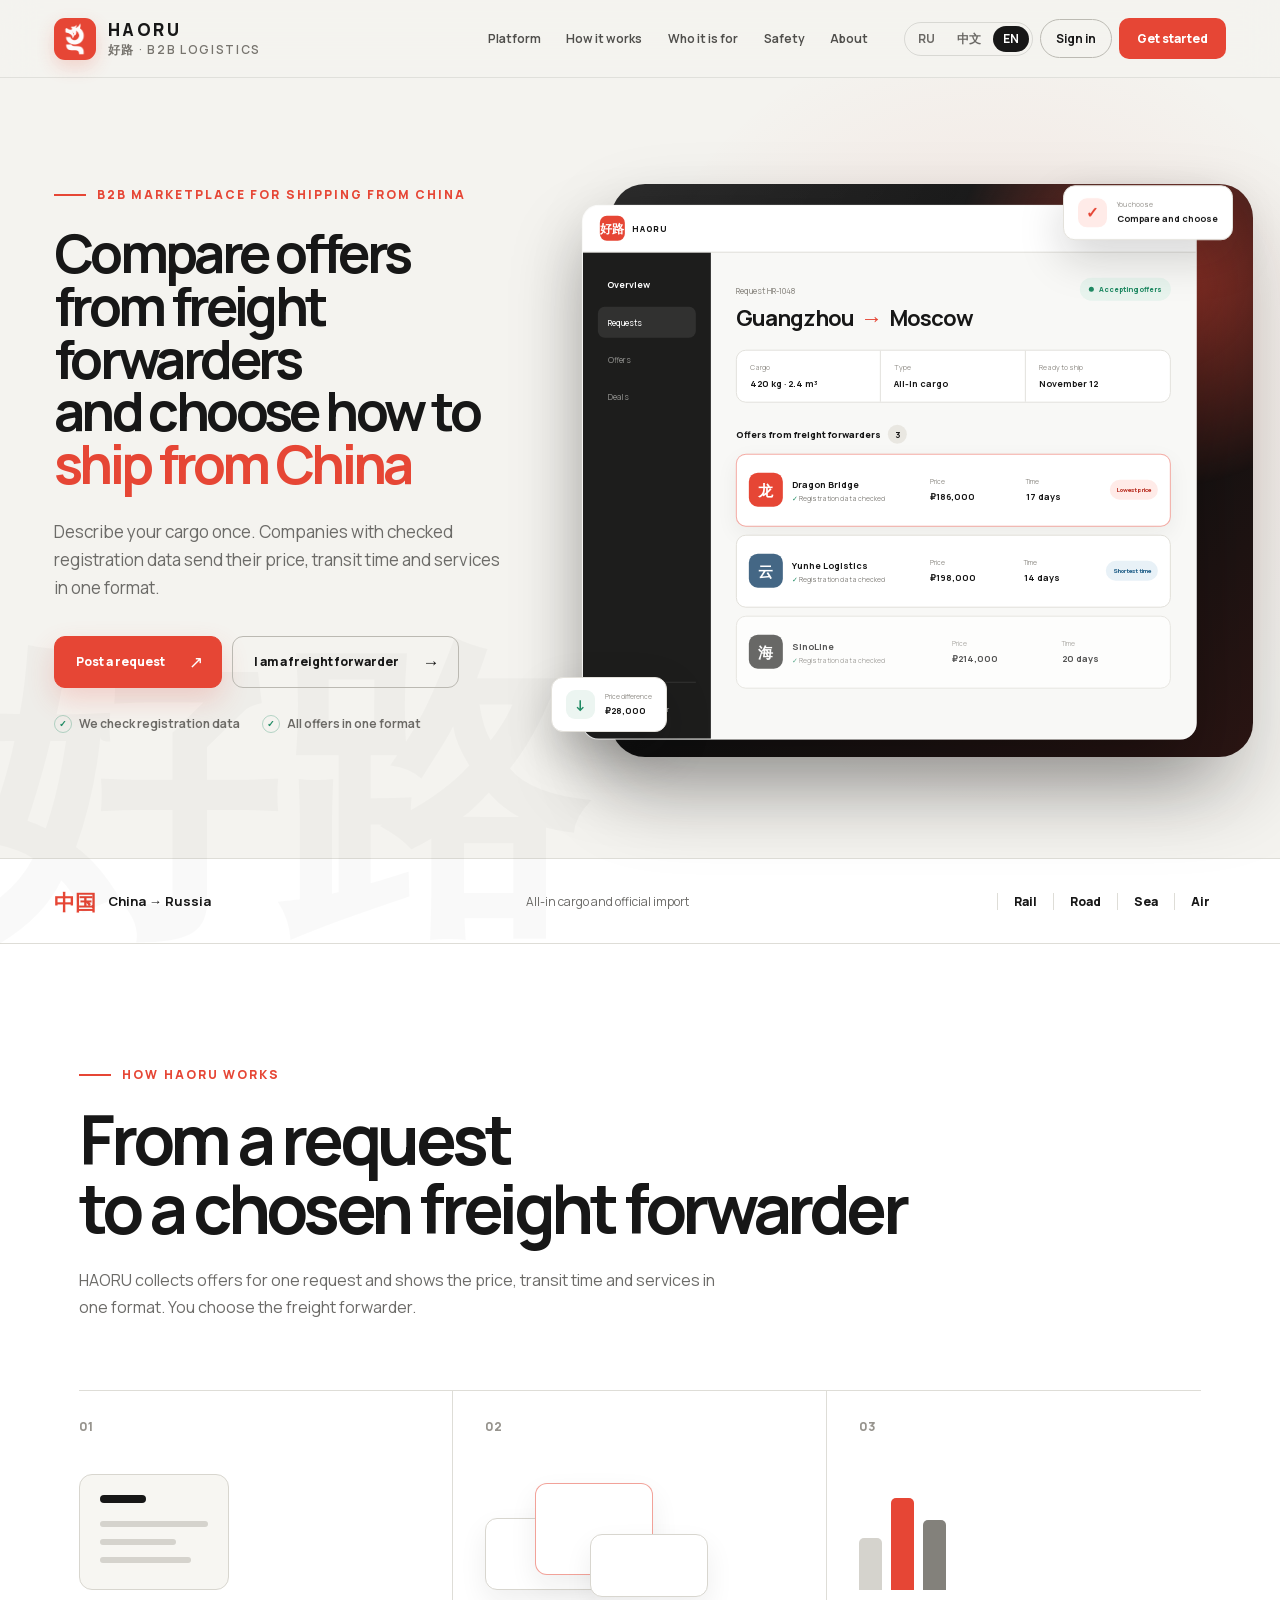
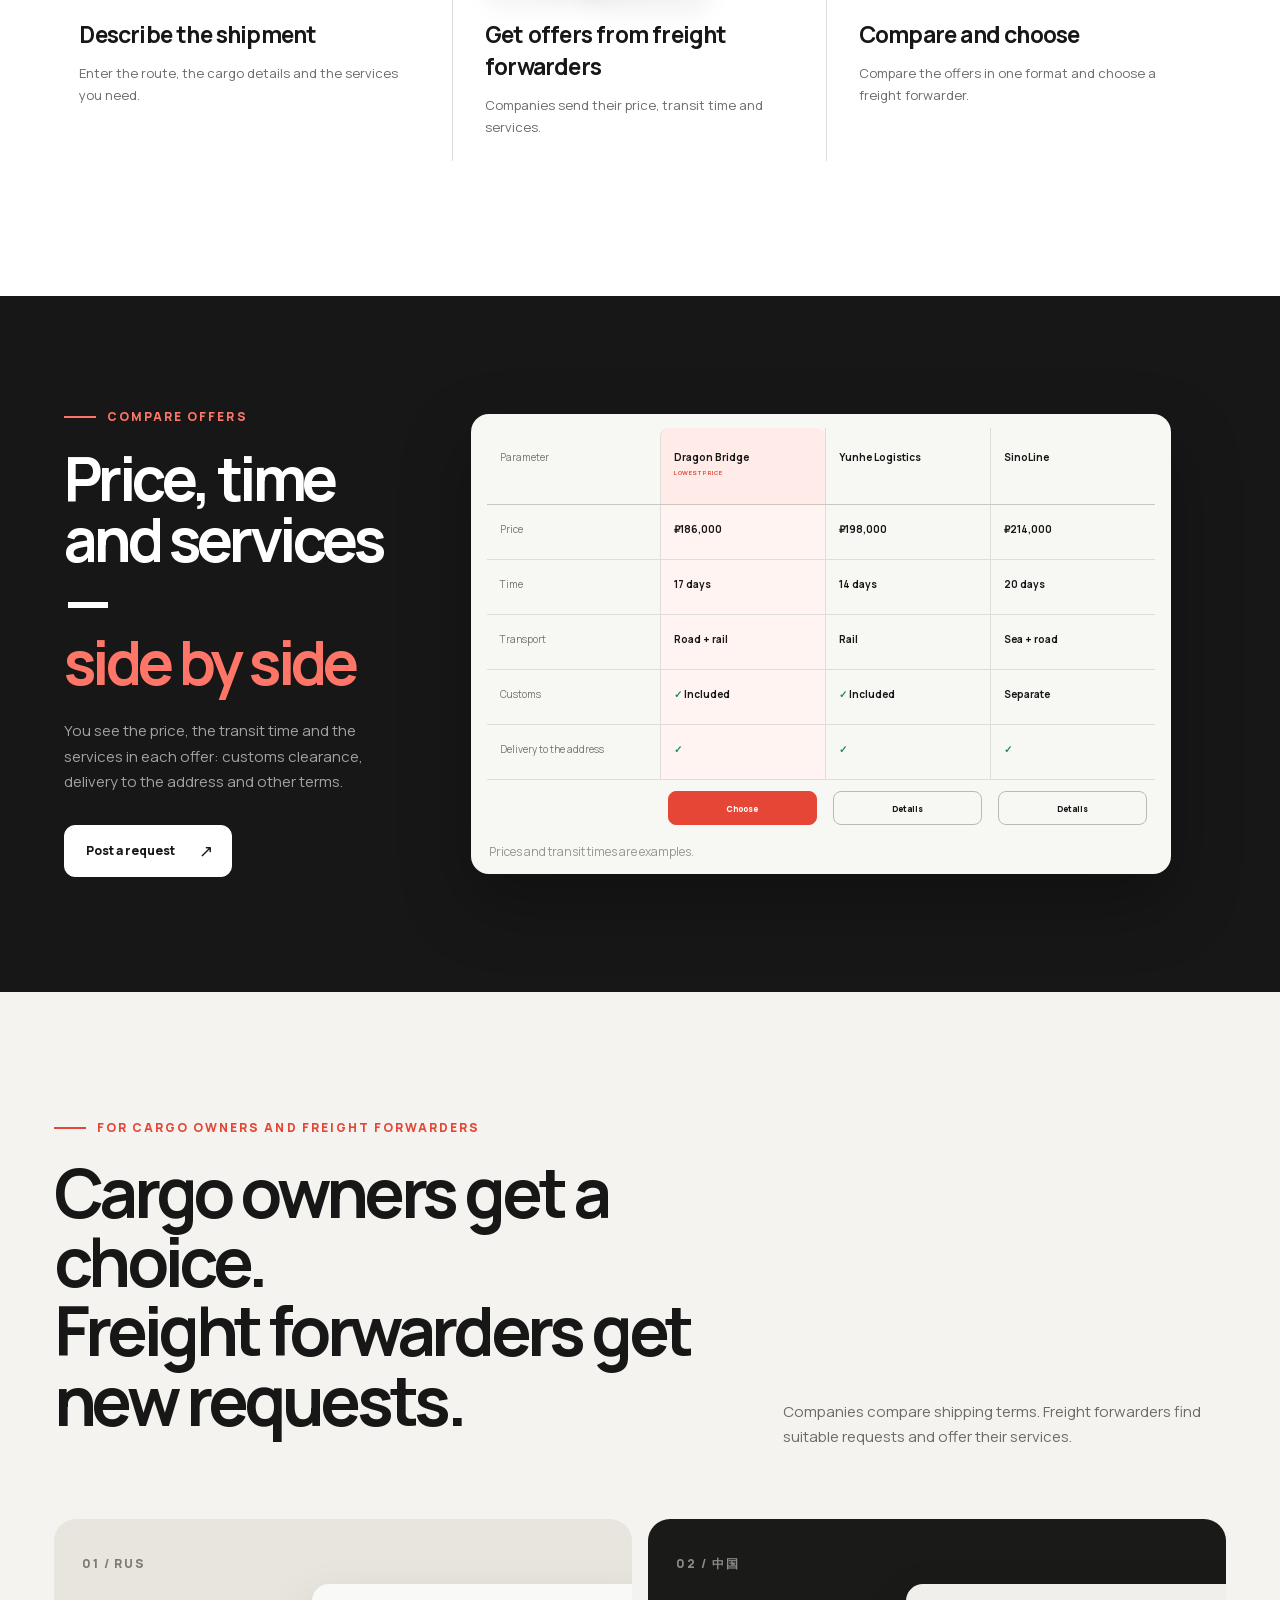
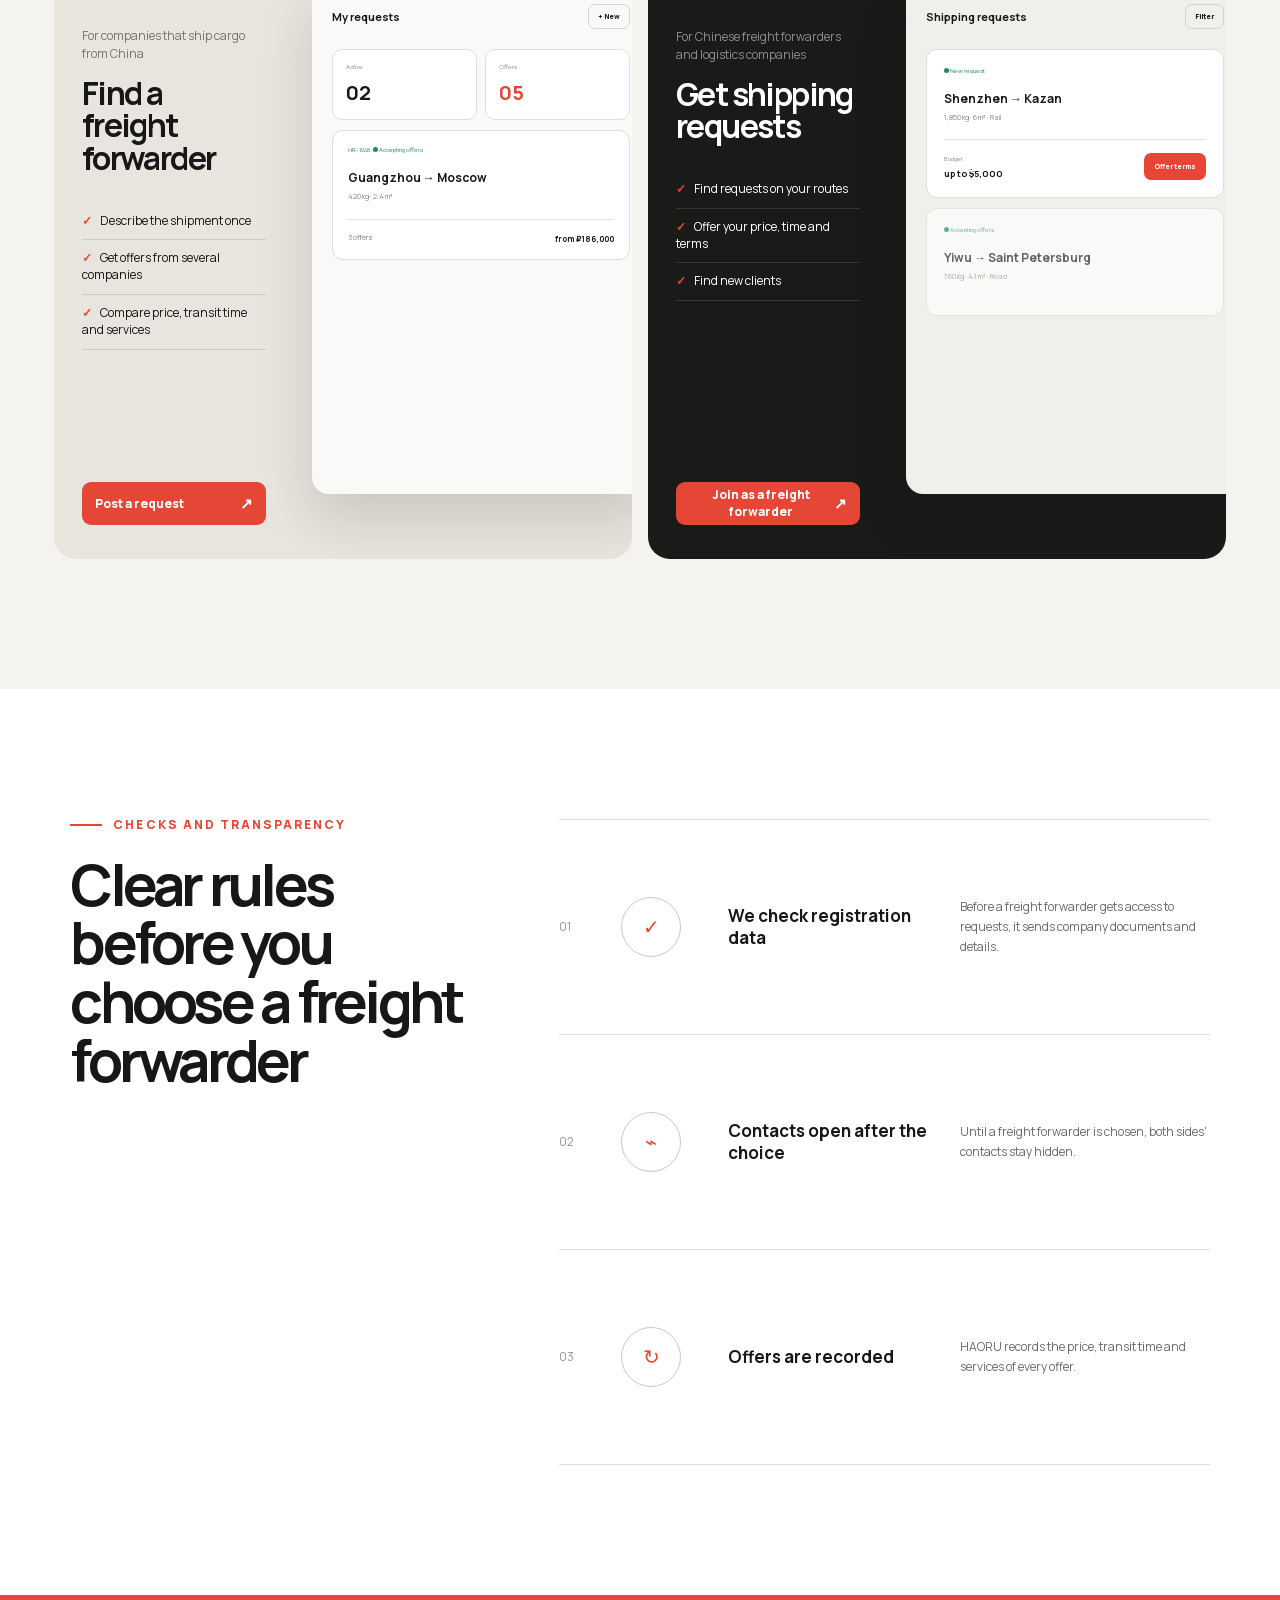
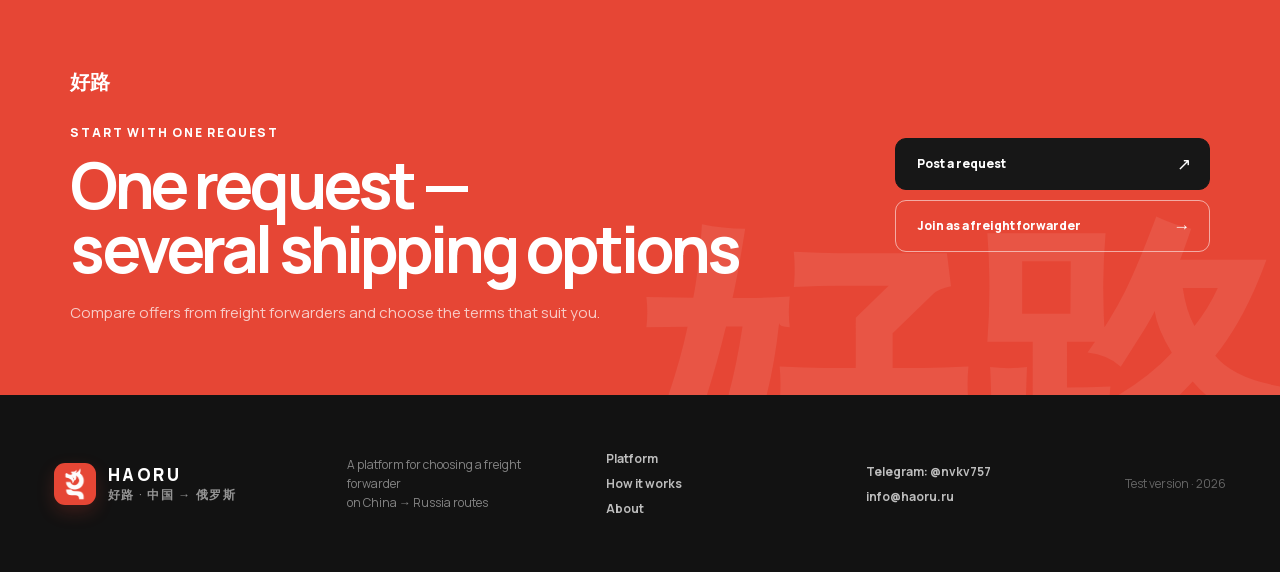
<file: index.html>
<!doctype html>
<html lang="ru" data-languages="ru zh en">
<head>
  <meta charset="utf-8">
  <meta http-equiv="Content-Security-Policy" content="default-src 'self'; script-src 'self'; style-src 'self'; img-src 'self' data: blob:; font-src 'self'; connect-src 'self' https://iwmysekvjqwkhrihvxej.supabase.co; object-src 'none'; base-uri 'self'; form-action 'self'">
  <meta name="viewport" content="width=device-width,initial-scale=1">
  <meta name="description" data-i18n-attr="content:home.metaDescription" content="HAORU — B2B-платформа для выбора экспедиторов и организации грузоперевозок из Китая в Россию.">
  <meta name="theme-color" content="#f4f3ef">
  <title data-i18n="home.title">HAORU — логистическая платформа Китай → Россия</title>
  <!-- Prototype with demo data: remove this noindex before launch (CLAUDE.md, «Before launch»). -->
  <meta name="robots" content="noindex,nofollow">
  <!-- Absolute URLs below are generated by scripts/seo.sh from SITE_URL; edit SITE_URL there, not here. -->
  <link rel="canonical" href="https://n4873109.github.io/haoru-site/">
  <link rel="icon" href="favicon-32.png" sizes="32x32" type="image/png">
  <link rel="icon" href="favicon-192.png" sizes="192x192" type="image/png">
  <link rel="apple-touch-icon" href="apple-touch-icon.png">
  <meta property="og:type" content="website">
  <meta property="og:site_name" content="HAORU">
  <meta data-i18n-skip property="og:locale" content="ru_RU">
  <meta data-i18n-skip property="og:title" content="HAORU — логистическая платформа Китай → Россия">
  <meta data-i18n-skip property="og:description" content="HAORU — B2B-платформа для выбора экспедиторов и организации грузоперевозок из Китая в Россию.">
  <meta property="og:url" content="https://n4873109.github.io/haoru-site/">
  <meta property="og:image" content="https://n4873109.github.io/haoru-site/og-image.jpg">
  <meta property="og:image:width" content="1200">
  <meta property="og:image:height" content="630">
  <meta data-i18n-skip property="og:image:alt" content="HAORU: сравните предложения экспедиторов Китай → Россия">
  <meta name="twitter:card" content="summary_large_image">
  <meta data-i18n-skip name="twitter:title" content="HAORU — логистическая платформа Китай → Россия">
  <meta data-i18n-skip name="twitter:description" content="HAORU — B2B-платформа для выбора экспедиторов и организации грузоперевозок из Китая в Россию.">
  <meta name="twitter:image" content="https://n4873109.github.io/haoru-site/og-image.jpg">
  <link rel="preload" href="fonts/manrope-cyrillic.woff2" as="font" type="font/woff2" crossorigin>
  <link rel="preload" href="fonts/manrope-latin.woff2" as="font" type="font/woff2" crossorigin>
  <link rel="stylesheet" href="styles.css?v=20261113-18">
</head>
<body class="home-page product-home">
  <header class="topbar product-nav dark-text">
    <a class="wordmark product-wordmark" href="index.html" aria-label="HAORU — главная" data-i18n-attr="aria-label:site.homeLink">
      <i class="brand-icon"><img src="haoru-dragon-user.png" alt=""></i>
      <span>HAORU<small>好路 · B2B LOGISTICS</small></span>
    </a>
    <nav aria-label="Основная навигация" data-i18n-attr="aria-label:site.mainNav">
      <a href="#product" data-i18n="nav.platform">Платформа</a>
      <a href="#how" data-i18n="nav.how">Как работает</a>
      <a href="#roles" data-i18n="nav.forWhom">Для кого</a>
      <a href="#trust" data-i18n="nav.security">Безопасность</a>
      <a href="about.html" data-i18n="nav.about">О нас</a>
    </nav>
    <div class="top-actions">
      <div class="lang-switch" data-language-switch></div>
      <button class="nav-login" data-action="login" data-i18n="nav.login">Войти</button>
      <button class="nav-primary" data-auth-role="client" data-i18n="nav.start">Начать</button>
    </div>
    <button class="mobile-nav" aria-label="Меню" data-i18n-attr="aria-label:site.menu">☰</button>
  </header>

  <main>
    <section class="product-hero" id="product">
      <div class="hero-copy-new">
        <p class="product-kicker"><span></span> <b data-i18n="hero.kicker">B2B-маркетплейс перевозок из Китая</b></p>
        <h1 data-i18n-html="hero.title">Сравните предложения<br>экспедиторов<br>и выберите условия<br><em>перевозки из Китая</em></h1>
        <p class="hero-summary" data-i18n="hero.text">Опишите груз один раз. Компании с проверенными регистрационными данными предложат цену, срок и состав услуг — всё в едином формате.</p>
        <div class="hero-actions">
          <button class="button-main" data-auth-role="client"><span data-i18n="hero.clientCta">Разместить заявку</span><i>↗</i></button>
          <button class="button-secondary" data-auth-role="forwarder"><span data-i18n="hero.forwarderCta">Я экспедитор</span><i>→</i></button>
        </div>
        <div class="hero-proof" aria-label="Ключевые принципы" data-i18n-attr="aria-label:hero.proofLabel">
          <span><i>✓</i> <b data-i18n="hero.proof1">Проверяем регистрационные данные</b></span>
          <span><i>✓</i> <b data-i18n="hero.proof2">Предложения в едином формате</b></span>
        </div>
      </div>

      <div class="product-stage" aria-hidden="true">
        <div class="stage-glow"></div>
        <div class="app-window">
          <div class="app-window-head">
            <div class="app-mini-brand"><b>好路</b><span>HAORU</span></div>
            <div class="app-window-nav"><i></i><i></i><i></i></div>
            <span class="demo-label" data-i18n="demo.label">Демо интерфейса</span>
          </div>
          <div class="app-layout">
            <aside class="app-sidebar" aria-hidden="true">
              <b data-i18n="demo.sideOverview">Обзор</b><span class="active" data-i18n="demo.sideRequests">Заявки</span><span data-i18n="demo.sideOffers">Предложения</span><span data-i18n="demo.sideDeals">Сделки</span>
              <div class="side-user"><i data-i18n="demo.avatar">Н</i><small data-i18n="demo.sideRole">Грузовладелец</small></div>
            </aside>
            <div class="app-content">
              <div class="request-heading">
                <div><small data-i18n="demo.request">Заявка HR-1048</small><h2 data-i18n-html="demo.route1">Гуанчжоу <i>→</i> Москва</h2></div>
                <span class="status-live"><i></i><span data-i18n="demo.auction">Приём предложений</span></span>
              </div>
              <div class="request-specs">
                <span><small data-i18n="demo.cargo">Груз</small><b data-i18n="demo.cargoValue">420 кг · 2,4 м³</b></span>
                <span><small data-i18n="demo.type">Формат</small><b data-i18n="logistics.cargo">Карго</b></span>
                <span><small data-i18n="demo.ready">Готов к отправке</small><b data-i18n="demo.readyValue">12 ноября</b></span>
              </div>
              <div class="offers-title"><span data-i18n="demo.offers">Предложения экспедиторов</span><b>3</b></div>
              <div class="offer-card best">
                <div class="offer-company"><i>龙</i><span><b>Dragon Bridge</b><small><em>✓</em> <span data-i18n="demo.verified">Регистрационные данные проверены</span></small></span></div>
                <div class="offer-metric"><small data-i18n="demo.price">Цена</small><b data-i18n="demo.price1">186 000 ₽</b></div>
                <div class="offer-metric"><small data-i18n="demo.term">Срок</small><b data-i18n="demo.term1">17 дней</b></div>
                <span class="offer-badge best-price" data-i18n="demo.bestPrice">Самая низкая цена</span>
              </div>
              <div class="offer-card">
                <div class="offer-company"><i class="blue">云</i><span><b>Yunhe Logistics</b><small><em>✓</em> <span data-i18n="demo.verified">Регистрационные данные проверены</span></small></span></div>
                <div class="offer-metric"><small data-i18n="demo.price">Цена</small><b data-i18n="demo.price2">198 000 ₽</b></div>
                <div class="offer-metric"><small data-i18n="demo.term">Срок</small><b data-i18n="demo.term2">14 дней</b></div>
                <span class="offer-badge fast" data-i18n="demo.fastest">Самый короткий срок</span>
              </div>
              <div class="offer-card muted">
                <div class="offer-company"><i class="dark">海</i><span><b>SinoLine</b><small><em>✓</em> <span data-i18n="demo.verified">Регистрационные данные проверены</span></small></span></div>
                <div class="offer-metric"><small data-i18n="demo.price">Цена</small><b data-i18n="demo.price3">214 000 ₽</b></div>
                <div class="offer-metric"><small data-i18n="demo.term">Срок</small><b data-i18n="demo.term3">20 дней</b></div>
              </div>
            </div>
          </div>
        </div>
        <div class="floating-note note-one"><i>↓</i><span><small data-i18n="demo.saving">Разница в цене</small><b data-i18n="demo.savingValue">28 000 ₽</b></span></div>
        <div class="floating-note note-two"><i>✓</i><span><small data-i18n="demo.choice">Вы выбираете</small><b data-i18n="demo.compare">Сравнить и выбрать</b></span></div>
      </div>
    </section>

    <section class="scope-strip" aria-label="Направление и виды перевозки" data-i18n-attr="aria-label:scope.label">
      <div><span>中国</span><b data-i18n="scope.route">Китай → Россия</b></div>
      <p data-i18n="scope.text">Карго и официальная логистика</p>
      <ul><li data-i18n="transport.rail">Ж/д</li><li data-i18n="transport.road">Авто</li><li data-i18n="transport.sea">Море</li><li data-i18n="transport.air">Авиа</li></ul>
    </section>

    <section class="how-section" id="how">
      <div class="section-heading">
        <p class="product-kicker"><span></span> <b data-i18n="how.kicker">Как работает HAORU</b></p>
        <h2 data-i18n-html="how.title">От заявки<br>до выбранного экспедитора</h2>
        <p data-i18n="how.text">HAORU собирает предложения по одной заявке и показывает цену, срок и состав услуг в едином формате. Экспедитора выбираете вы.</p>
      </div>
      <div class="process-grid">
        <article><span>01</span><div class="process-icon request-icon"><i></i><i></i><i></i></div><h3 data-i18n="how.step1Title">Опишите перевозку</h3><p data-i18n="how.step1Text">Укажите маршрут, параметры груза и необходимые услуги.</p></article>
        <article><span>02</span><div class="process-icon bid-icon"><i></i><i></i><i></i></div><h3 data-i18n="how.step2Title">Получите предложения экспедиторов</h3><p data-i18n="how.step2Text">Компании предложат цену, срок и состав перевозки.</p></article>
        <article><span>03</span><div class="process-icon compare-icon"><i></i><i></i><i></i></div><h3 data-i18n="how.step3Title">Сравните условия и выберите</h3><p data-i18n="how.step3Text">Сопоставьте предложения в едином формате и выберите экспедитора.</p></article>
      </div>
    </section>

    <section class="compare-section-new">
      <div class="compare-copy">
        <p class="product-kicker light"><span></span> <b data-i18n="compare.kicker">Сравнение предложений</b></p>
        <h2 data-i18n-html="compare.title">Цена, срок и услуги —<br><em>в одном сравнении</em></h2>
        <p data-i18n="compare.text">Сразу видно, сколько стоит перевозка, сколько она займёт и какие услуги входят в предложение: таможенное оформление, доставка до адреса и другие условия.</p>
        <button class="button-main light-button" data-auth-role="client"><span data-i18n="compare.cta">Разместить заявку</span><i>↗</i></button>
      </div>
      <div class="compare-board" aria-label="Демонстрационное сравнение предложений" data-i18n-attr="aria-label:compare.boardLabel">
        <div class="compare-board-head" aria-hidden="true"><span data-i18n="compare.parameter">Параметр</span><b>Dragon Bridge<small data-i18n="compare.optimal">Самая низкая цена</small></b><b>Yunhe Logistics</b><b>SinoLine</b></div>
        <div aria-hidden="true"><span data-i18n="demo.price">Цена</span><b class="selected" data-i18n="demo.price1">186 000 ₽</b><b data-i18n="demo.price2">198 000 ₽</b><b data-i18n="demo.price3">214 000 ₽</b></div>
        <div aria-hidden="true"><span data-i18n="demo.term">Срок</span><b class="selected" data-i18n="demo.term1">17 дней</b><b data-i18n="demo.term2">14 дней</b><b data-i18n="demo.term3">20 дней</b></div>
        <div aria-hidden="true"><span data-i18n="compare.transport">Транспорт</span><b class="selected" data-i18n="transport.roadRail">Авто + ж/д</b><b data-i18n="transport.rail">Ж/д</b><b data-i18n="transport.seaRoad">Море + авто</b></div>
        <div aria-hidden="true"><span data-i18n="compare.customs">Таможня</span><b class="selected"><i>✓</i> <span data-i18n="customs.included">Включено</span></b><b><i>✓</i> <span data-i18n="customs.included">Включено</span></b><b data-i18n="compare.separate">Отдельно</b></div>
        <div aria-hidden="true"><span data-i18n="compare.delivery">Доставка до адреса</span><b class="selected"><i>✓</i></b><b><i>✓</i></b><b><i>✓</i></b></div>
        <div class="compare-actions" aria-hidden="true"><span></span><button data-auth-role="client" tabindex="-1" data-i18n="compare.choose">Выбрать</button><button data-auth-role="client" tabindex="-1" data-i18n="compare.details">Подробнее</button><button data-auth-role="client" tabindex="-1" data-i18n="compare.details">Подробнее</button></div>
        <small class="board-caption" data-i18n="demo.caption">Цены и сроки приведены для примера.</small>
      </div>
    </section>

    <section class="role-section-new" id="roles">
      <div class="section-heading horizontal">
        <div><p class="product-kicker"><span></span> <b data-i18n="roles.kicker">Для грузовладельцев и экспедиторов</b></p><h2 data-i18n-html="roles.title">Грузовладельцам — выбор.<br>Экспедиторам — новые заявки.</h2></div>
        <p data-i18n="roles.text">Компании сравнивают условия перевозки. Экспедиторы находят подходящие заявки и предлагают свои услуги.</p>
      </div>
      <div class="role-product-grid">
        <article class="role-product-card client-product">
          <div class="role-card-copy"><span>01 / RUS</span><p data-i18n="roles.clientFor">Для компаний, которые возят грузы из Китая</p><h3 data-i18n-html="roles.clientTitle">Найти<br>экспедитора</h3><ul><li data-i18n="roles.clientItem1">Описать перевозку один раз</li><li data-i18n="roles.clientItem2">Получить предложения нескольких компаний</li><li data-i18n="roles.clientItem3">Сравнить цену, срок и состав услуг</li></ul><button data-auth-role="client"><span data-i18n="roles.clientCta">Разместить заявку</span><i>↗</i></button></div>
          <div class="mini-dashboard client-dashboard" aria-hidden="true"><div class="mini-top"><b data-i18n="roles.myRequests">Мои заявки</b><span>+ <span data-i18n="roles.newRequest">Новая</span></span></div><div class="mini-kpi"><span><small data-i18n="roles.active">Активные</small><b>02</b></span><span><small data-i18n="roles.kpiOffers">Предложения</small><b>05</b></span></div><div class="mini-request"><small>HR-1048 · <i></i> <span data-i18n="demo.auction">Приём предложений</span></small><b data-i18n="demo.route1Text">Гуанчжоу → Москва</b><span data-i18n="demo.cargoValue">420 кг · 2,4 м³</span><div><em>3 <span data-i18n="roles.offersShort">предложения</span></em><strong data-i18n="roles.fromPrice">от 186 000 ₽</strong></div></div></div>
        </article>
        <article class="role-product-card forwarder-product">
          <div class="role-card-copy"><span>02 / 中国</span><p data-i18n="roles.forwarderFor">Для китайских экспедиторов и логистических компаний</p><h3 data-i18n-html="roles.forwarderTitle">Получать заявки<br>на перевозку</h3><ul><li data-i18n="roles.forwarderItem1">Находить заявки по своим маршрутам</li><li data-i18n="roles.forwarderItem2">Предлагать цену, срок и условия</li><li data-i18n="roles.forwarderItem3">Находить новых клиентов</li></ul><button data-auth-role="forwarder"><span data-i18n="roles.forwarderCta">Стать экспедитором</span><i>↗</i></button></div>
          <div class="mini-dashboard forwarder-dashboard" aria-hidden="true"><div class="mini-top"><b data-i18n="roles.cargoFeed">Заявки на перевозку</b><span data-i18n="roles.filter">Фильтр</span></div><div class="feed-card"><small><i></i> <span data-i18n="roles.newCargo">Новая заявка</span></small><b data-i18n="demo.route2Text">Шэньчжэнь → Казань</b><p data-i18n="demo.cargo2">1 850 кг · 6 м³ · Ж/д</p><div><span><small data-i18n="roles.budget">Бюджет</small><b data-i18n="roles.budgetValue">до 5 000 $</b></span><button data-auth-role="forwarder" data-i18n="roles.offer" tabindex="-1">Предложить условия</button></div></div><div class="feed-card subtle"><small><i></i> <span data-i18n="demo.auction">Приём предложений</span></small><b data-i18n="demo.route3Text">Иу → Санкт-Петербург</b><p data-i18n="demo.cargo3">760 кг · 4,1 м³ · Авто</p></div></div>
        </article>
      </div>
    </section>

    <section class="trust-section-new" id="trust">
      <div class="trust-heading"><p class="product-kicker"><span></span> <b data-i18n="trust.kicker">Проверка и прозрачность</b></p><h2 data-i18n-html="trust.title">Понятные правила<br>до выбора экспедитора</h2></div>
      <div class="trust-list">
        <article><span>01</span><div class="line-icon verify-icon">✓</div><h3 data-i18n="trust.card1Title">Проверяем регистрационные данные</h3><p data-i18n="trust.card1Text">Перед доступом к заявкам экспедитор предоставляет документы и сведения о компании.</p></article>
        <article><span>02</span><div class="line-icon lock-icon">⌁</div><h3 data-i18n="trust.card2Title">Контакты открываются после выбора</h3><p data-i18n="trust.card2Text">До выбора экспедитора контакты обеих сторон скрыты.</p></article>
        <article><span>03</span><div class="line-icon history-icon">↻</div><h3 data-i18n="trust.card3Title">Предложения фиксируются</h3><p data-i18n="trust.card3Text">HAORU сохраняет цену, срок и состав услуг каждого предложения.</p></article>
      </div>
    </section>

    <section class="product-cta">
      <div><span class="cta-mark">好路</span><p data-i18n="cta.kicker">Начните с одной заявки</p><h2 data-i18n-html="cta.title">Одна заявка —<br>несколько вариантов перевозки</h2><span class="cta-support" data-i18n="cta.text">Сравните предложения экспедиторов и выберите подходящие условия.</span></div>
      <div class="cta-actions"><button class="button-main dark-button" data-auth-role="client"><span data-i18n="hero.clientCta">Разместить заявку</span><i>↗</i></button><button class="button-secondary red-outline" data-auth-role="forwarder"><span data-i18n="cta.forwarder">Стать экспедитором</span><i>→</i></button></div>
    </section>
  </main>

  <footer class="product-footer">
    <a class="wordmark product-wordmark footer-brand" href="index.html"><i class="brand-icon"><img src="haoru-dragon-user.png" alt=""></i><span>HAORU<small>好路 · 中国 → 俄罗斯</small></span></a>
    <p data-i18n-html="footer.text">Платформа для выбора экспедитора<br>на маршрутах Китай → Россия</p>
    <div><a href="#product" data-i18n="nav.platform">Платформа</a><a href="#how" data-i18n="nav.how">Как работает</a><a href="about.html" data-i18n="nav.about">О нас</a></div>
    <div class="footer-contact"><a href="https://t.me/nvkv757" target="_blank" rel="noreferrer">Telegram: @nvkv757</a><a href="mailto:info@haoru.ru">info@haoru.ru</a></div>
    <span data-i18n="footer.stage">Тестовая версия · 2026</span>
  </footer>

  <div class="overlay" hidden></div>
  <section class="modal auth-modal" id="authModal" role="dialog" aria-modal="true" aria-labelledby="authTitle" hidden>
    <button class="modal-x" data-close aria-label="Закрыть" data-i18n-attr="aria-label:site.close">×</button><span class="modal-seal">好路</span>
    <p class="section-label" id="authEyebrow" data-i18n="auth.eyebrow">Аккаунт HAORU</p><h2 id="authTitle" data-i18n="auth.registerTitle">Регистрация</h2>
    <div class="auth-tabs"><button type="button" class="active" data-auth-mode="register" data-i18n="auth.registerTab">Регистрация</button><button type="button" data-auth-mode="login" data-i18n="auth.loginTab">Вход</button></div>
    <form id="registerForm" class="auth-form">
      <input type="hidden" name="role" value="client">
      <div class="auth-role-summary"><i id="authRoleMark">货</i><span><small data-i18n="auth.selectedRole">Выбранная роль</small><b id="authRoleName" data-i18n="role.client">Грузовладелец</b></span></div>
      <label><span data-i18n="auth.fullName">Имя и фамилия *</span><input name="fullName" autocomplete="name" required></label>
      <div class="forwarder-only" hidden>
        <label><span data-i18n="auth.company">Название компании *</span><input name="company" autocomplete="organization"></label>
        <label><span data-i18n="auth.city">Город в Китае *</span><input name="city" placeholder="Гуанчжоу" data-i18n-attr="placeholder:auth.cityPlaceholder"></label>
        <label><span>WeChat</span><input name="wechat" placeholder="wechat_id"></label>
      </div>
      <label><span data-i18n="auth.phone">Телефон *</span><input name="phone" type="tel" autocomplete="tel" required></label>
      <label><span data-i18n="auth.email">Email *</span><input name="email" type="email" autocomplete="email" required></label>
      <label><span data-i18n="auth.password">Пароль *</span><input name="password" type="password" minlength="8" autocomplete="new-password" required></label>
      <label class="auth-consent"><input type="checkbox" required checked><span data-i18n="auth.consent">Я принимаю правила платформы и согласен на обработку данных.</span></label>
      <p class="form-message" id="registerMessage" role="status"></p>
      <button class="auth-submit" type="submit"><span data-i18n="auth.create">Создать аккаунт</span> →</button>
    </form>
    <form id="loginForm" class="auth-form" hidden>
      <label><span data-i18n="auth.emailLogin">Email</span><input name="email" type="email" autocomplete="email" required></label>
      <label><span data-i18n="auth.passwordLogin">Пароль</span><input name="password" type="password" autocomplete="current-password" required></label>
      <p class="form-message" id="loginMessage" role="status"></p>
      <button class="auth-submit" type="submit"><span data-i18n="auth.enter">Войти в платформу</span> →</button>
    </form>
    <p class="auth-security" data-i18n="auth.security">Роль закрепляется за аккаунтом и определяет доступный кабинет.</p>
  </section>
  <script src="i18n/ru.js?v=20261113-18"></script><script src="i18n/zh.js?v=20261113-18"></script><script src="i18n/en.js?v=20261113-18"></script><script src="i18n/i18n.js?v=20261113-18"></script>
  <script src="app/supabase-config.js?v=20261113-18"></script><script src="app/auth-client.js?v=20261113-18"></script><script src="app.js?v=20261113-18"></script>
</body>
</html>
</file>
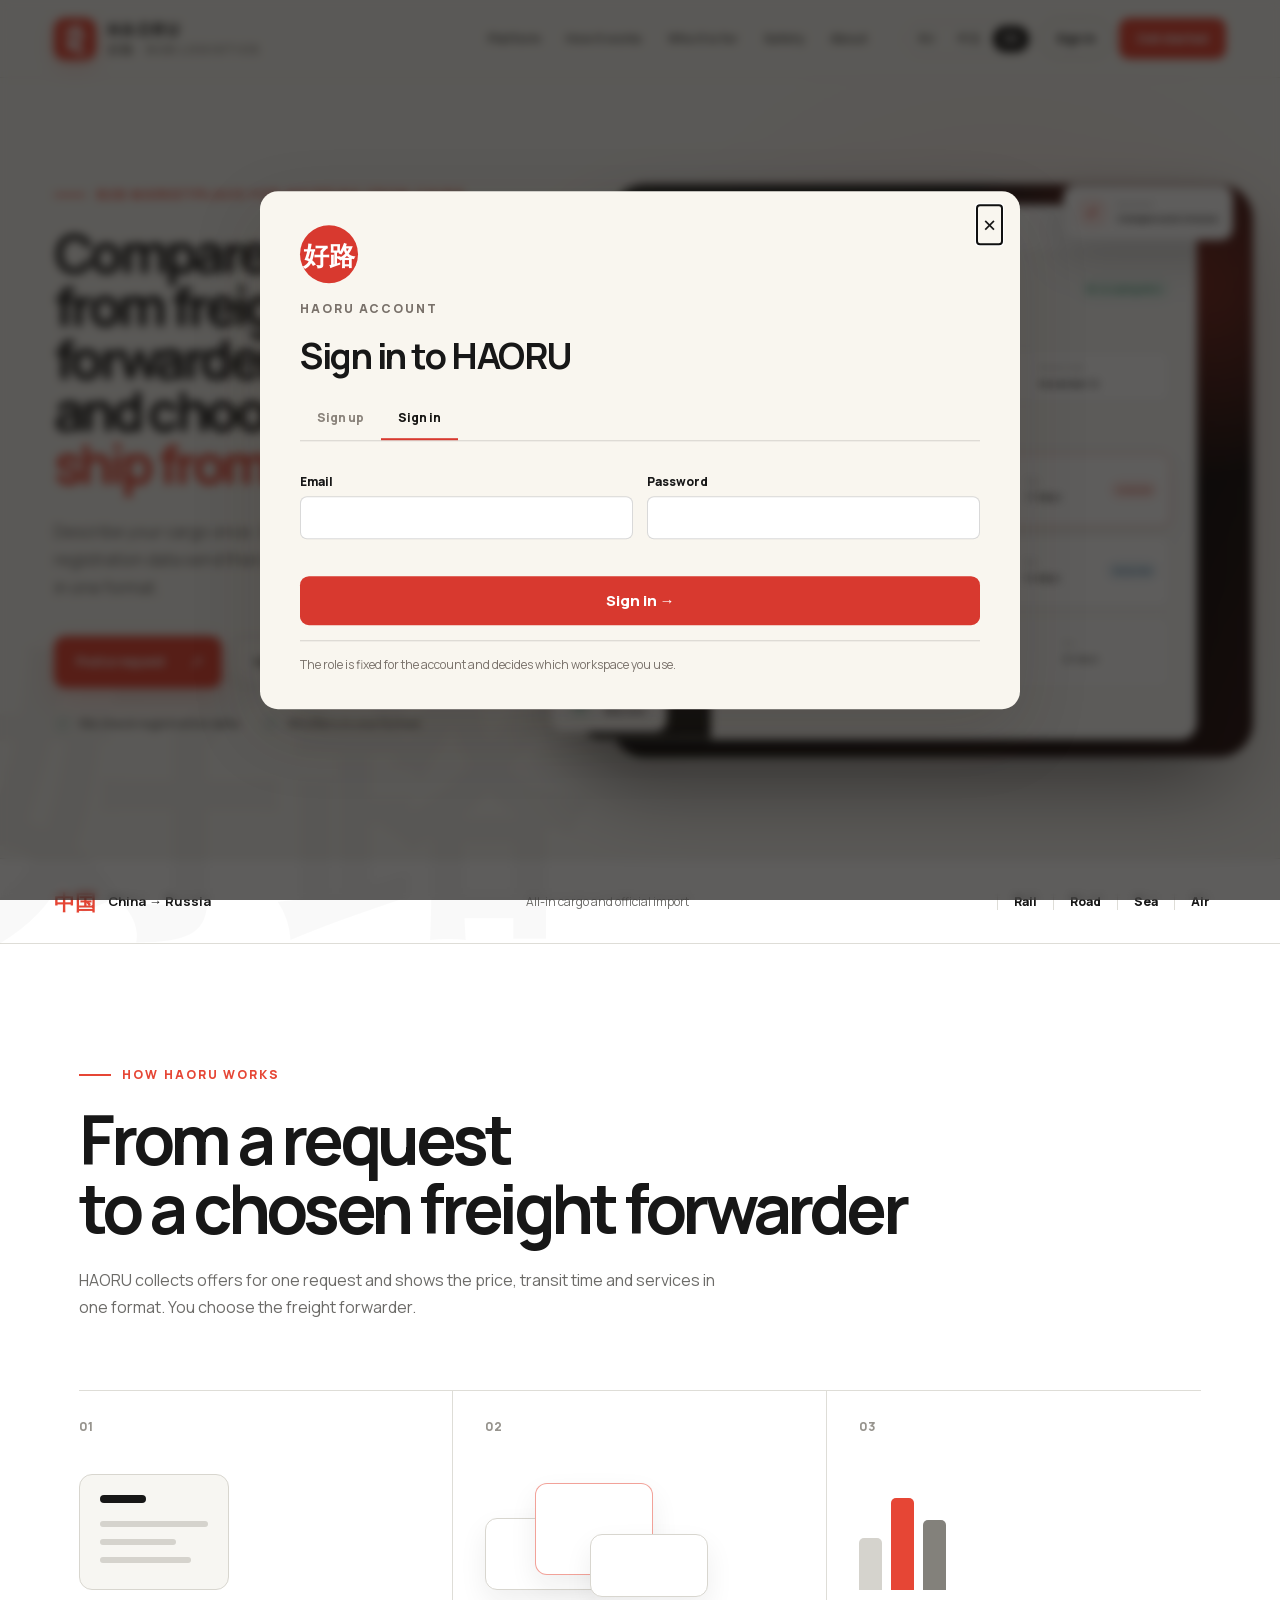
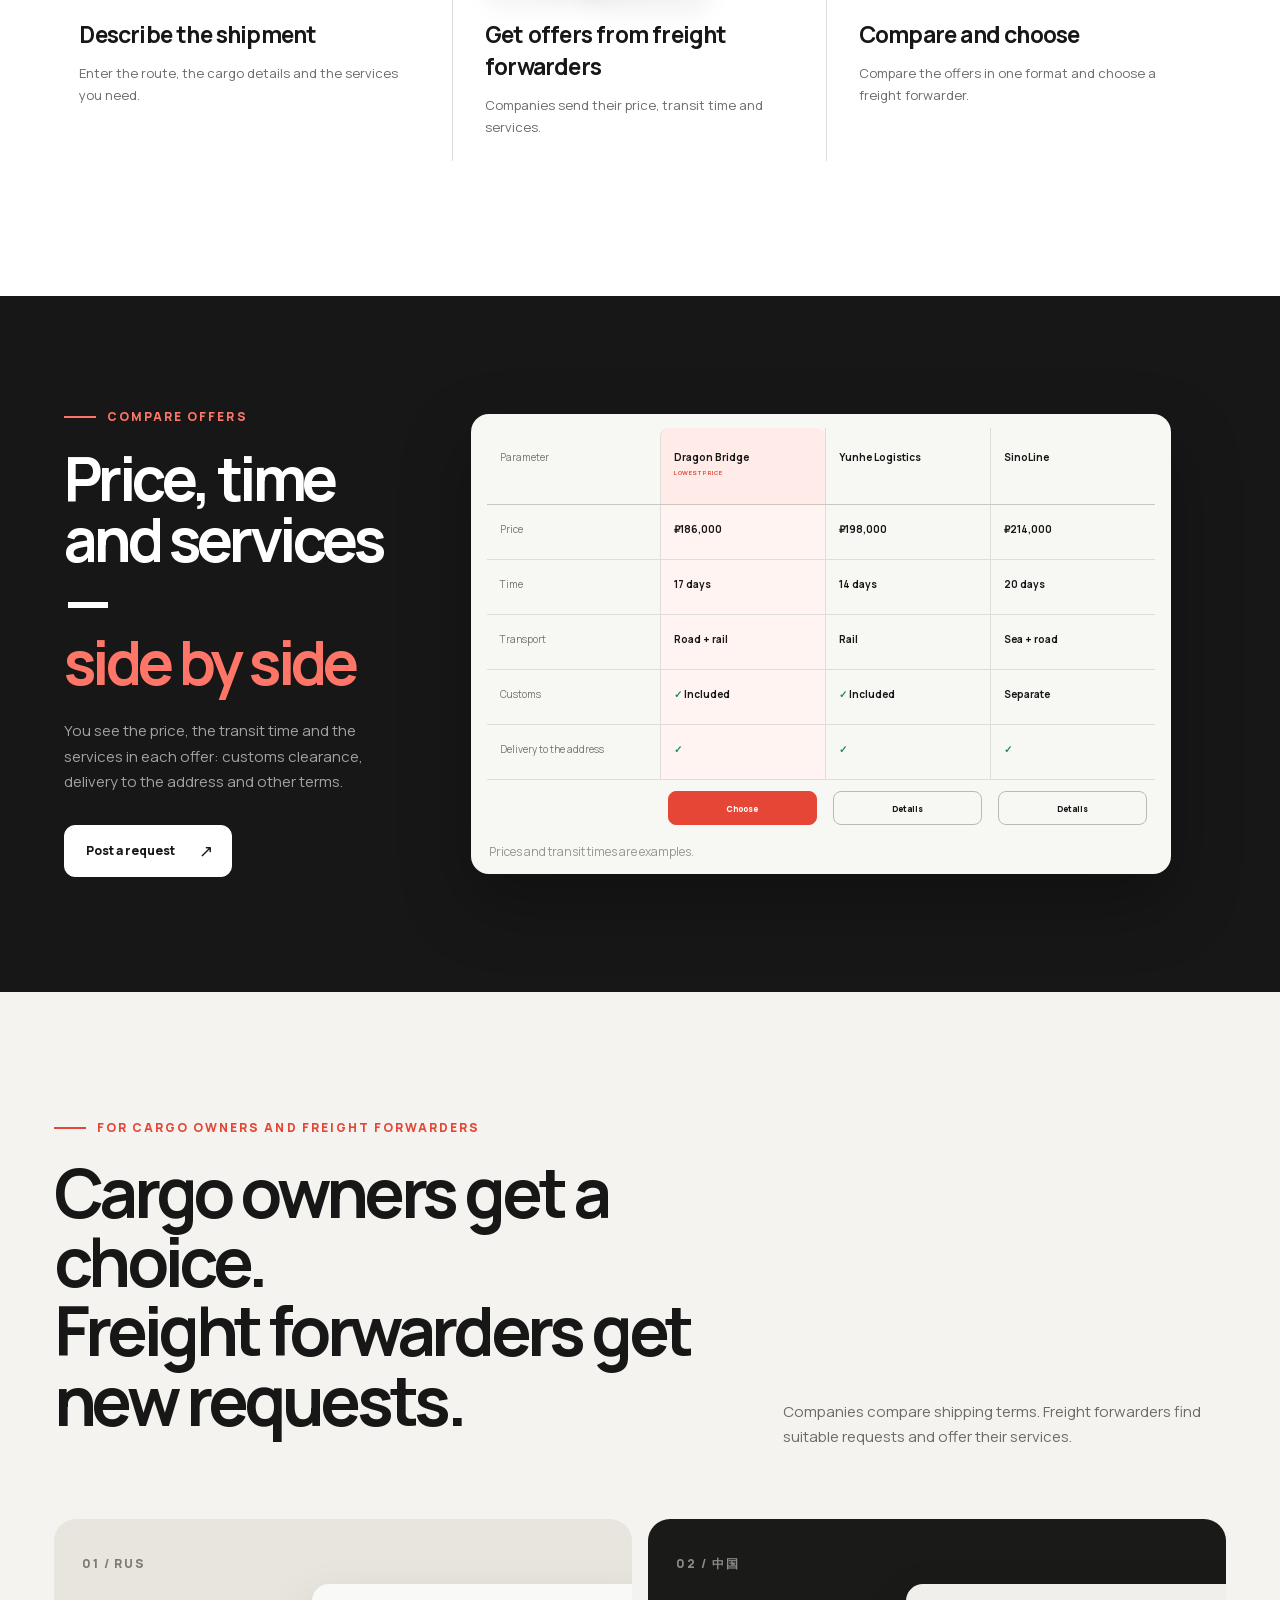
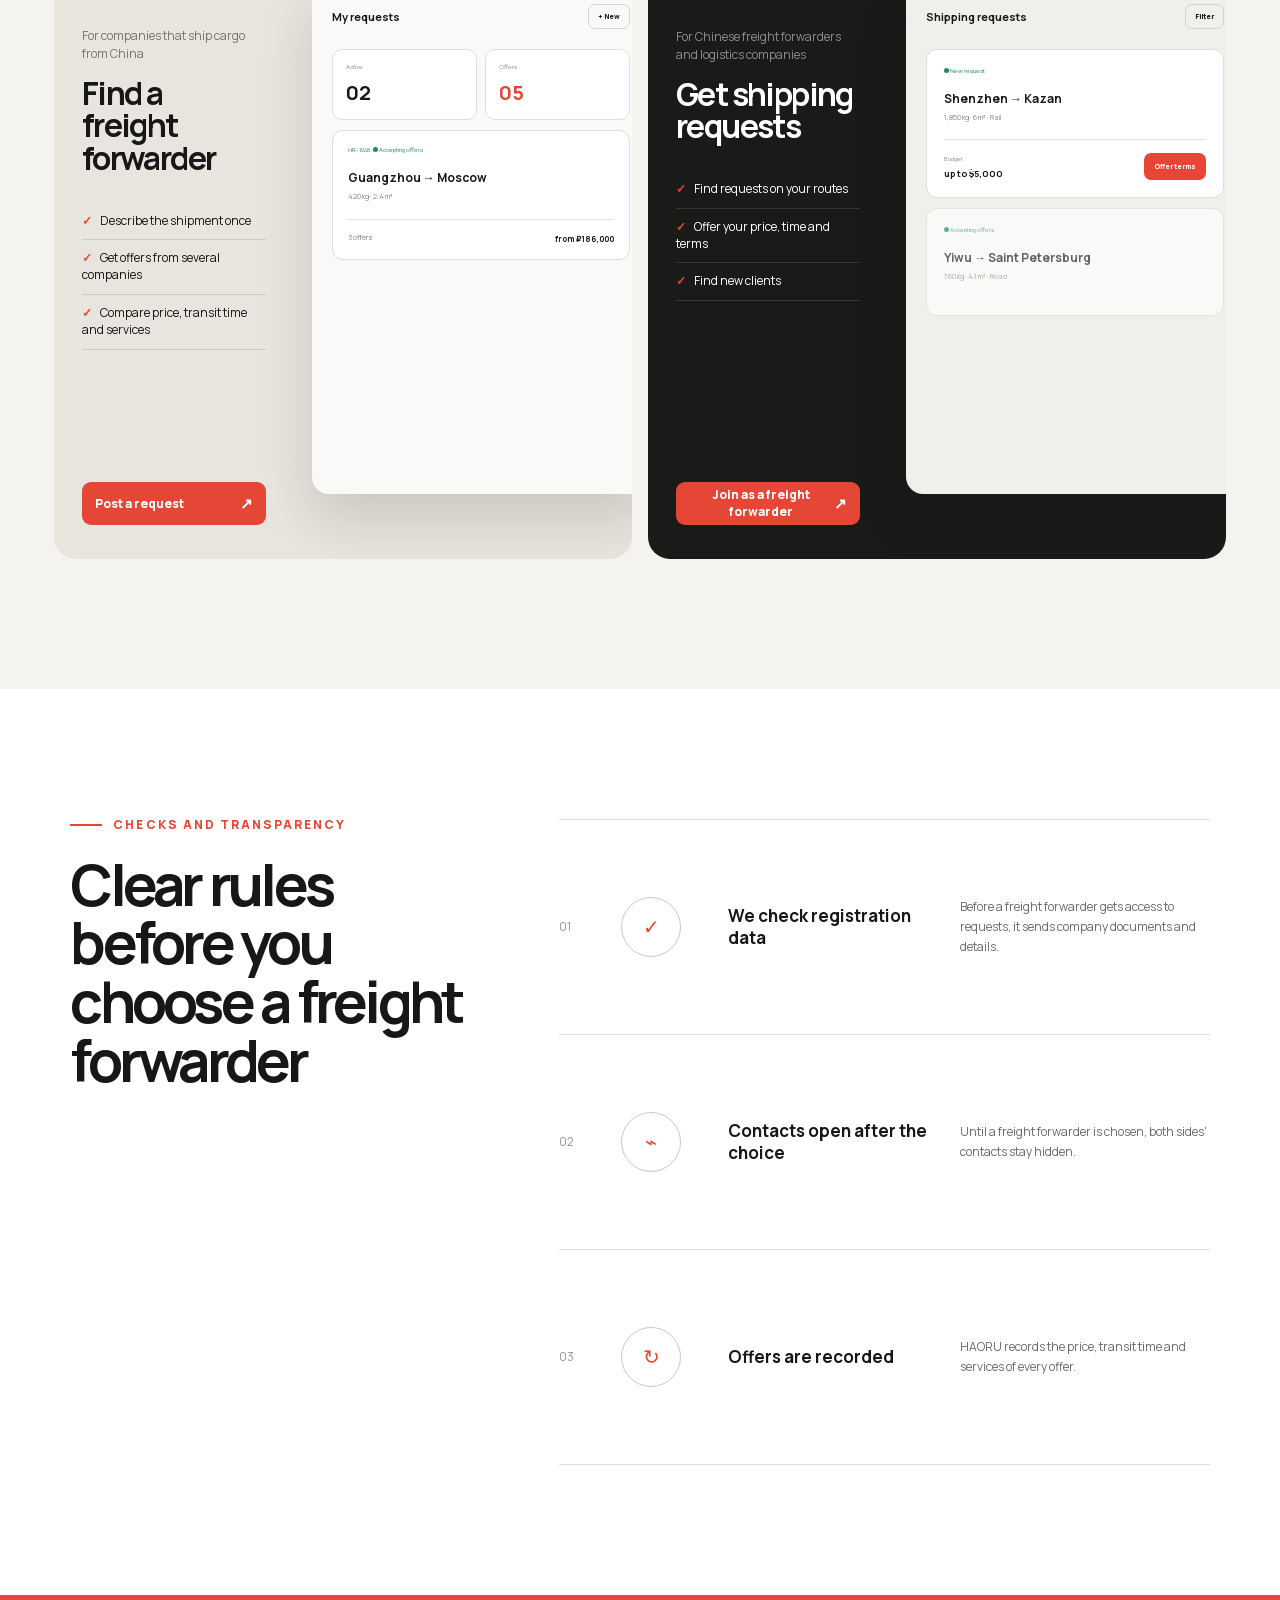
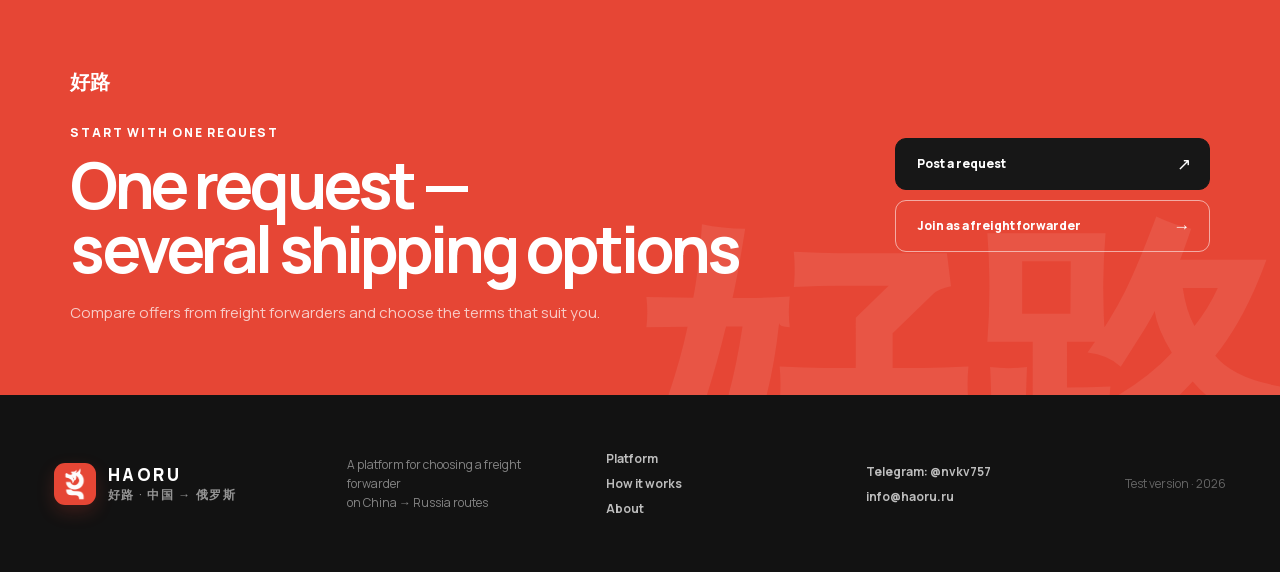
<file: app/index.html>
<!doctype html>
<html lang="ru" data-languages="ru zh en">
<head>
  <meta charset="utf-8">
  <meta http-equiv="Content-Security-Policy" content="default-src 'self'; script-src 'self'; style-src 'self'; img-src 'self' data: blob:; font-src 'self'; connect-src 'self' https://iwmysekvjqwkhrihvxej.supabase.co; object-src 'none'; base-uri 'self'; form-action 'self'">
  <meta name="viewport" content="width=device-width,initial-scale=1">
  <meta name="theme-color" content="#171614">
  <meta name="description" content="Логистическая платформа HAORU для грузовладельцев и экспедиторов." data-i18n-attr="content:shell.metaDescription">
  <title data-i18n="shell.title">HAORU Platform — личный кабинет</title>
  <!-- The cabinet is never indexed, also after launch. -->
  <meta name="robots" content="noindex,nofollow">
  <link rel="icon" href="../favicon-32.png" sizes="32x32" type="image/png">
  <link rel="icon" href="../favicon-192.png" sizes="192x192" type="image/png">
  <link rel="apple-touch-icon" href="../apple-touch-icon.png">
  <link rel="preload" href="../fonts/manrope-cyrillic.woff2" as="font" type="font/woff2" crossorigin>
  <link rel="preload" href="../fonts/manrope-latin.woff2" as="font" type="font/woff2" crossorigin>
  <link rel="stylesheet" href="platform.css?v=20261113-18">
</head>
<body>
  <div class="app-shell">
    <header class="app-topbar">
      <a class="app-brand" href="../index.html" aria-label="HAORU — вернуться на сайт" data-i18n-attr="aria-label:shell.brandLink">
        <span class="app-brand-mark"><img src="../haoru-dragon-user.png" alt=""></span>
        <span>HAORU<small>好路 · Platform</small></span>
      </a>
      <div class="topbar-context">
        <span data-i18n="shell.context">Рабочая платформа</span>
        <b data-i18n="shell.route">Китай → Россия</b>
      </div>
      <div class="demo-pill"><i></i> <span data-i18n="shell.demo">Закрытая тестовая версия</span></div>
      <div class="topbar-actions">
        <button class="icon-button mobile-menu" id="mobileMenuButton" aria-label="Открыть меню" data-i18n-attr="aria-label:shell.openMenu">☰</button>
        <div class="language-switch" data-language-switch></div>
        <button class="help-button" data-action="help" aria-label="Помощь" data-i18n-attr="aria-label:shell.help">?</button>
        <button class="profile-button" id="profileButton" aria-haspopup="true" aria-expanded="false"><span id="profileInitials"></span><b id="profileName"><span id="profileNameText" translate="no"></span><small id="profileRole"></small></b><i>⌄</i></button>
      </div>
    </header>

    <aside class="app-sidebar" id="appSidebar" aria-label="Навигация платформы" data-i18n-attr="aria-label:shell.sidebar">
      <div class="role-switcher" id="roleSwitcher">
        <small data-i18n="shell.roleLabel">Контур работы</small>
        <div class="role-identity" id="roleIdentity"></div>
      </div>
      <nav class="sidebar-nav" id="sidebarNav"></nav>
      <div class="sidebar-trust">
        <span>验</span>
        <div><b data-i18n="shell.trustTitle">Данные защищены</b><small data-i18n="shell.trustText">Контакты открываются только после выбора исполнителя.</small></div>
      </div>
      <a class="back-to-site" href="../index.html" data-i18n="shell.backToSite">← Вернуться на основной сайт</a>
    </aside>

    <main class="app-main">
      <section class="role-gate" id="roleGate" hidden>
        <div class="gate-copy">
          <p class="overline" data-i18n="gate.kicker">Цифровая биржа грузоперевозок</p>
          <h1 data-i18n-html="gate.title">Выберите свою<br><em>сторону маршрута</em></h1>
          <p data-i18n="gate.text">Зарегистрируйтесь как грузовладелец или экспедитор. После регистрации роль аккаунта изменить нельзя.</p>
          <a href="../index.html" data-i18n="gate.site">Посмотреть основной сайт →</a>
        </div>
        <div class="gate-cards">
          <button class="gate-card client" data-auth-redirect="client">
            <span class="gate-number">01 / RUS</span><i>货</i>
            <small data-i18n="gate.clientFor">Для бизнеса и частных заказчиков</small>
            <b data-i18n-html="gate.clientTitle">Мне нужно<br>доставить груз</b>
            <em><b data-i18n="gate.open">Открыть кабинет</b> <span>→</span></em>
          </button>
          <button class="gate-card forwarder" data-auth-redirect="forwarder">
            <span class="gate-number">02 / 中国</span><i>运</i>
            <small data-i18n="gate.forwarderFor">Для китайских экспедиторов и логистических компаний</small>
            <b data-i18n-html="gate.forwarderTitle">Я доставляю<br>грузы</b>
            <em><b data-i18n="gate.open">Открыть кабинет</b> <span>→</span></em>
          </button>
        </div>
      </section>

      <section class="workspace" id="workspace" hidden>
        <div class="page-heading" id="pageHeading"></div>
        <div class="view-root" id="viewRoot" aria-live="polite"></div>
      </section>
    </main>

    <nav class="mobile-dock" id="mobileDock" aria-label="Мобильная навигация" data-i18n-attr="aria-label:shell.mobileNav"></nav>
  </div>

  <div class="scrim" id="scrim" hidden></div>

  <section class="modal request-wizard" id="requestWizard" role="dialog" aria-modal="true" aria-labelledby="requestWizardTitle" hidden>
    <header class="modal-header">
      <div><p class="overline" data-i18n="wizard.kicker">Новая заявка</p><h2 id="requestWizardTitle" data-i18n="wizard.title">Создание перевозки</h2></div>
      <button class="modal-close" data-close-modal aria-label="Закрыть" data-i18n-attr="aria-label:common.close">×</button>
    </header>
    <div class="wizard-progress"><span class="active">1<small data-i18n="wizard.step1">Маршрут и груз</small></span><i></i><span>2<small data-i18n="wizard.step2">Условия</small></span><i></i><span>3<small data-i18n="wizard.step3">Проверка</small></span></div>
    <form id="requestWizardForm">
      <div class="wizard-step" data-step="1">
        <div class="form-grid two">
          <label><span data-i18n="wizard.from">Откуда в Китае *</span><input name="from" value="Гуанчжоу" list="citiesCN" autocomplete="off" required></label>
          <label><span data-i18n="wizard.to">Куда в России *</span><input name="to" value="Москва" list="citiesRU" autocomplete="off" required><datalist id="citiesCN"></datalist><datalist id="citiesRU"></datalist></label>
          <label><span data-i18n="wizard.category">Категория груза *</span><select name="category" required><option value="marketplace" data-i18n="cargo.marketplace">Товары для маркетплейсов</option><option value="electronics" data-i18n="cargo.electronics">Электроника</option><option value="apparel" data-i18n="cargo.apparel">Одежда и текстиль</option><option value="equipment" data-i18n="cargo.equipment">Оборудование</option><option value="furniture" data-i18n="cargo.furniture">Мебель и интерьер</option></select></label>
          <label><span data-i18n="wizard.places">Количество мест</span><input name="places" type="number" min="1" value="12"></label>
        </div>
        <div class="form-grid three compact-top">
          <label><span data-i18n="wizard.weight">Вес, кг *</span><input name="weight" type="number" min="1" value="420" required></label>
          <label><span data-i18n="wizard.volume">Объём, м³ *</span><input name="volume" type="number" min="0.1" step="0.1" value="2.4" required></label>
          <label><span data-i18n="wizard.ready">Груз будет готов *</span><input name="ready" type="date" required></label>
        </div>
        <label class="upload-zone" for="cargoPhotoInput" tabindex="0">
          <input id="cargoPhotoInput" type="file" accept="image/jpeg,image/png,image/webp,application/pdf" hidden>
          <span class="upload-copy" id="cargoPhotoCopy"><b data-i18n="wizard.photoAdd">＋ Добавить фото груза</b><small data-i18n="wizard.photoHint">JPG, PNG, WEBP или PDF · до 10 МБ</small></span>
          <span class="upload-preview" id="cargoPhotoPreview" hidden></span>
        </label>
      </div>
      <div class="wizard-step" data-step="2" hidden>
        <div class="choice-block"><span data-i18n="wizard.logistics">Тип логистики *</span><div class="segmented"><label><input type="radio" name="logistics" value="cargo" checked><b><span data-i18n="logistics.cargo">Карго</span><small data-i18n="logistics.cargoHint">Быстрее и проще</small></b></label><label><input type="radio" name="logistics" value="official"><b><span data-i18n="logistics.official">Официальная</span><small data-i18n="logistics.officialHint">С таможенным оформлением</small></b></label></div></div>
        <div class="form-grid two">
          <label><span data-i18n="wizard.transport">Предпочтительный транспорт</span><select name="transport"><option value="any" data-i18n="transport.any">Не важно</option><option value="road" data-i18n="transport.road">Авто</option><option value="rail" data-i18n="transport.rail">Ж/д</option><option value="sea" data-i18n="transport.sea">Море</option><option value="air" data-i18n="transport.air">Авиа</option><option value="multimodal" data-i18n="transport.multimodal">Мультимодальный</option></select></label>
          <label><span data-i18n="wizard.delivery">Желаемый срок доставки</span><select name="delivery"><option value="any" data-i18n="delivery.any">Любой разумный срок</option><option value="10" data-i18n="delivery.10">До 10 дней</option><option value="20" data-i18n="delivery.20">До 20 дней</option><option value="30" data-i18n="delivery.30">До 30 дней</option></select></label>
          <label><span data-i18n="wizard.budget">Целевой бюджет</span><div class="money-input"><input name="budget" type="number" value="190000"><select name="currency"><option>RUB</option><option>CNY</option><option>USD</option></select></div></label>
          <label><span data-i18n="wizard.auction">Срок торгов</span><select name="auctionDuration"><option value="24" data-i18n="duration.24">24 часа</option><option value="48" selected data-i18n="duration.48">48 часов</option><option value="72" data-i18n="duration.72">72 часа</option><option value="168" data-i18n="duration.168">7 дней</option></select></label>
        </div>
        <div class="services"><span data-i18n="wizard.services">Дополнительные услуги</span><div><label><input type="checkbox" name="services" value="insurance" checked> <span data-i18n="service.insurance">Страхование</span></label><label><input type="checkbox" name="services" value="consolidation"> <span data-i18n="service.consolidation">Консолидация</span></label><label><input type="checkbox" name="services" value="customs" checked> <span data-i18n="service.customs">Таможенное оформление</span></label><label><input type="checkbox" name="services" value="door" checked> <span data-i18n="wizard.doorDelivery">Доставка до двери</span></label></div></div>
        <label class="wide-label"><span data-i18n="wizard.details">Комментарий и специальные требования</span><textarea name="details" rows="3" placeholder="Например: нужна обрешётка, груз содержит аккумуляторы" data-i18n-attr="placeholder:wizard.detailsHint"></textarea></label>
      </div>
      <div class="wizard-step review-step" data-step="3" hidden>
        <div class="review-banner"><span>好路</span><div><b data-i18n="wizard.readyTitle">Всё готово к публикации</b><small data-i18n="wizard.readyText">После публикации экспедиторы смогут отправлять предложения в течение выбранного срока.</small></div></div>
        <div class="review-card" id="requestReview"></div>
        <label class="consent"><input type="checkbox" required checked> <span data-i18n="wizard.consent">Я подтверждаю корректность параметров груза. Существенные условия нельзя будет изменить после первой ставки.</span></label>
      </div>
      <footer class="modal-footer"><button type="button" class="button ghost" id="wizardBack" hidden data-i18n="wizard.back">← Назад</button><button type="button" class="button ghost" data-save-draft data-i18n="wizard.saveDraft">Сохранить черновик</button><button type="button" class="button primary" id="wizardNext" data-i18n="wizard.next">Продолжить →</button><button type="submit" class="button primary" id="wizardPublish" hidden data-i18n="wizard.publish">Опубликовать заявку →</button></footer>
    </form>
  </section>

  <section class="modal bid-modal" id="bidModal" role="dialog" aria-modal="true" aria-labelledby="bidModalTitle" hidden>
    <header class="modal-header"><div><p class="overline" data-i18n="bid.kicker">Коммерческое предложение</p><h2 id="bidModalTitle" data-i18n="bid.title">Новая ставка</h2></div><button class="modal-close" data-close-modal aria-label="Закрыть" data-i18n-attr="aria-label:common.close">×</button></header>
    <div class="selected-load" id="selectedLoadSummary"></div>
    <form id="bidForm">
      <div class="form-grid three">
        <label><span data-i18n="bid.price">Стоимость *</span><input name="price" type="number" value="182000" min="1" required></label>
        <label><span data-i18n="bid.currency">Валюта *</span><select name="currency"><option>RUB</option><option>CNY</option><option>USD</option></select></label>
        <label><span data-i18n="bid.days">Срок, дней *</span><input name="days" type="number" value="17" min="1" required></label>
      </div>
      <div class="form-grid two">
        <label><span data-i18n="bid.transport">Вид транспорта *</span><select name="transport"><option value="roadRail" data-i18n="transport.roadRail">Авто + ж/д</option><option value="rail" data-i18n="transport.rail">Ж/д</option><option value="seaRoad" data-i18n="transport.seaRoad">Море + авто</option><option value="air" data-i18n="transport.air">Авиа</option></select></label>
        <label><span data-i18n="bid.customs">Таможенное оформление *</span><select name="customs"><option value="included" data-i18n="customs.included">Включено</option><option value="separate" data-i18n="customs.separate">Оплачивается отдельно</option><option value="notNeeded" data-i18n="customs.notNeeded">Не требуется</option></select></label>
      </div>
      <div class="services"><span data-i18n="bid.services">Что входит в предложение</span><div><label><input type="checkbox" name="bidServices" value="insurance" checked> <span data-i18n="service.insurance">Страхование</span></label><label><input type="checkbox" name="bidServices" value="door" checked> <span data-i18n="service.door">До двери</span></label><label><input type="checkbox" name="bidServices" value="crating"> <span data-i18n="service.crating">Обрешётка</span></label><label><input type="checkbox" name="bidServices" value="consolidation"> <span data-i18n="service.consolidation">Консолидация</span></label></div></div>
      <label class="wide-label"><span data-i18n="bid.comment">Комментарий клиенту</span><textarea name="comment" rows="3" placeholder="Опишите ограничения и важные условия" data-i18n-attr="placeholder:bid.commentHint"></textarea></label>
      <div class="bid-note" data-i18n="bid.note">Конкуренты увидят цену и условия анонимно. Название вашей компании увидит только грузовладелец.</div>
      <footer class="modal-footer"><button type="button" class="button ghost" data-close-modal data-i18n="common.cancel">Отмена</button><button type="submit" class="button primary" data-i18n="bid.submit">Отправить предложение →</button></footer>
    </form>
  </section>

  <section class="modal confirm-modal" id="confirmModal" role="dialog" aria-modal="true" aria-labelledby="confirmModalTitle" hidden>
    <button class="modal-close" data-close-modal aria-label="Закрыть" data-i18n-attr="aria-label:common.close">×</button>
    <span class="confirm-symbol">选</span>
    <p class="overline" data-i18n="confirm.kicker">Подтверждение выбора</p>
    <h2 id="confirmModalTitle" data-i18n="confirm.title">Выбрать экспедитора?</h2>
    <div id="confirmOfferSummary"></div>
    <p data-i18n="confirm.text">Торги завершатся, а контакты сторон станут доступны друг другу. Это действие фиксируется в истории заявки.</p>
    <footer class="modal-footer"><button class="button ghost" data-close-modal data-i18n="confirm.back">Вернуться</button><button class="button primary" id="confirmChooseButton" data-i18n="confirm.submit">Подтвердить выбор →</button></footer>
  </section>

  <div class="toast" id="toast" role="status"><i>✓</i><span><b></b><small></small></span></div>
  <div class="profile-menu" id="profileMenu" hidden>
    <button data-profile-action="profile"><i><svg viewBox="0 0 24 24" fill="none" stroke="currentColor" stroke-width="1.6"><circle cx="12" cy="8" r="4"/><path d="M4 21a8 8 0 0 1 16 0"/></svg></i><span><b data-i18n="profile.me">Мой профиль</b><small data-i18n="profile.meText">Личные данные и компания</small></span></button>
    <button data-profile-action="settings"><i><svg viewBox="0 0 24 24" fill="none" stroke="currentColor" stroke-width="1.6"><circle cx="12" cy="12" r="3"/><path d="M19 12a7 7 0 1 1-14 0 7 7 0 0 1 14 0ZM12 2v3M12 19v3M2 12h3M19 12h3"/></svg></i><span><b data-i18n="profile.settings">Настройки</b><small data-i18n="profile.settingsText">Язык и уведомления</small></span></button>
    <button data-profile-action="logout" class="danger"><i><svg viewBox="0 0 24 24" fill="none" stroke="currentColor" stroke-width="1.6"><path d="M10 17l5-5-5-5M15 12H3M14 4h6v16h-6"/></svg></i><span><b data-i18n="profile.logout">Выйти</b><small data-i18n="profile.logoutText">Завершить текущую сессию</small></span></button>
  </div>
  <!-- Shown before any script runs, so it carries both languages. -->
  <noscript data-i18n-skip>Для работы платформы необходимо включить JavaScript. 请启用 JavaScript 以使用平台。</noscript>
  <script src="../i18n/ru.js?v=20261113-18"></script>
  <script src="../i18n/zh.js?v=20261113-18"></script>
  <script src="../i18n/en.js?v=20261113-18"></script>
  <script src="../i18n/cities.js?v=20261113-18"></script>
  <script src="../i18n/i18n.js?v=20261113-18"></script>
  <script src="supabase-config.js?v=20261113-18"></script>
  <script src="auth-client.js?v=20261113-18"></script>
  <script src="platform.js?v=20261113-18"></script>
</body>
</html>
</file>
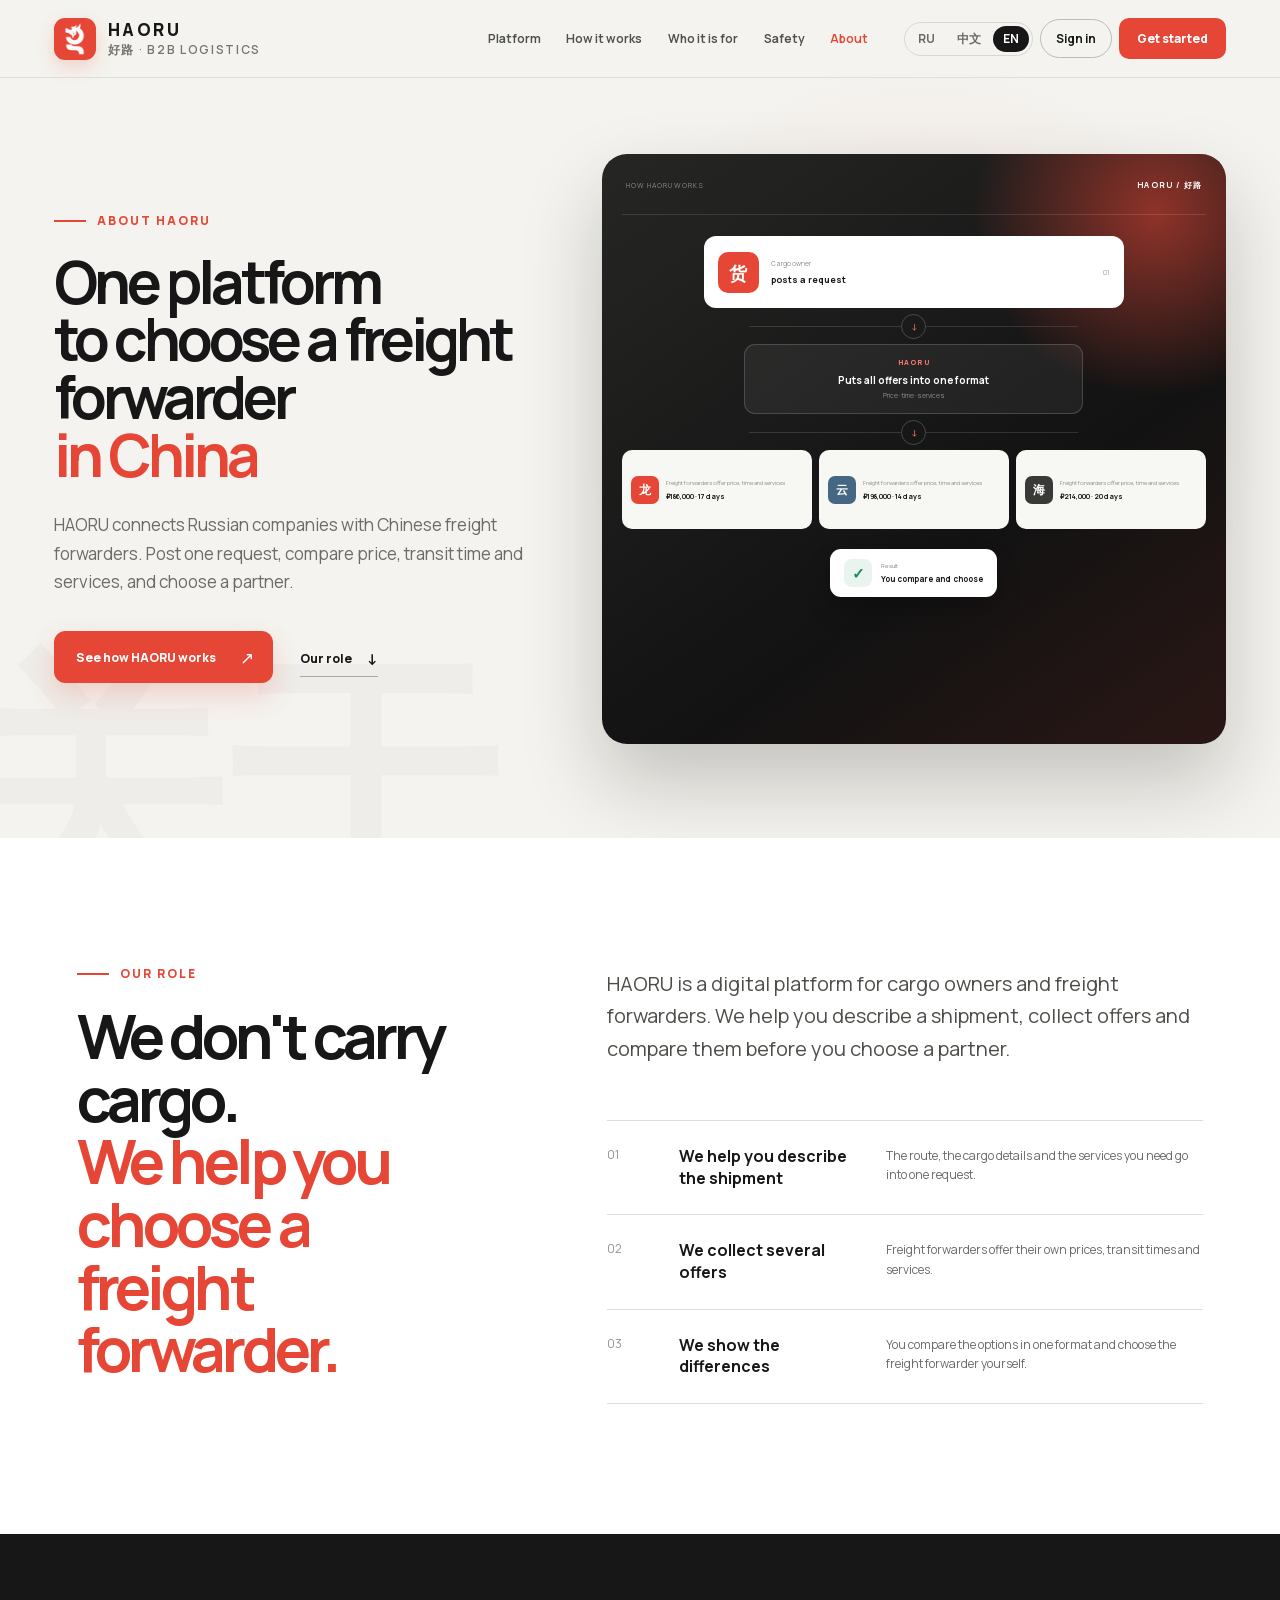
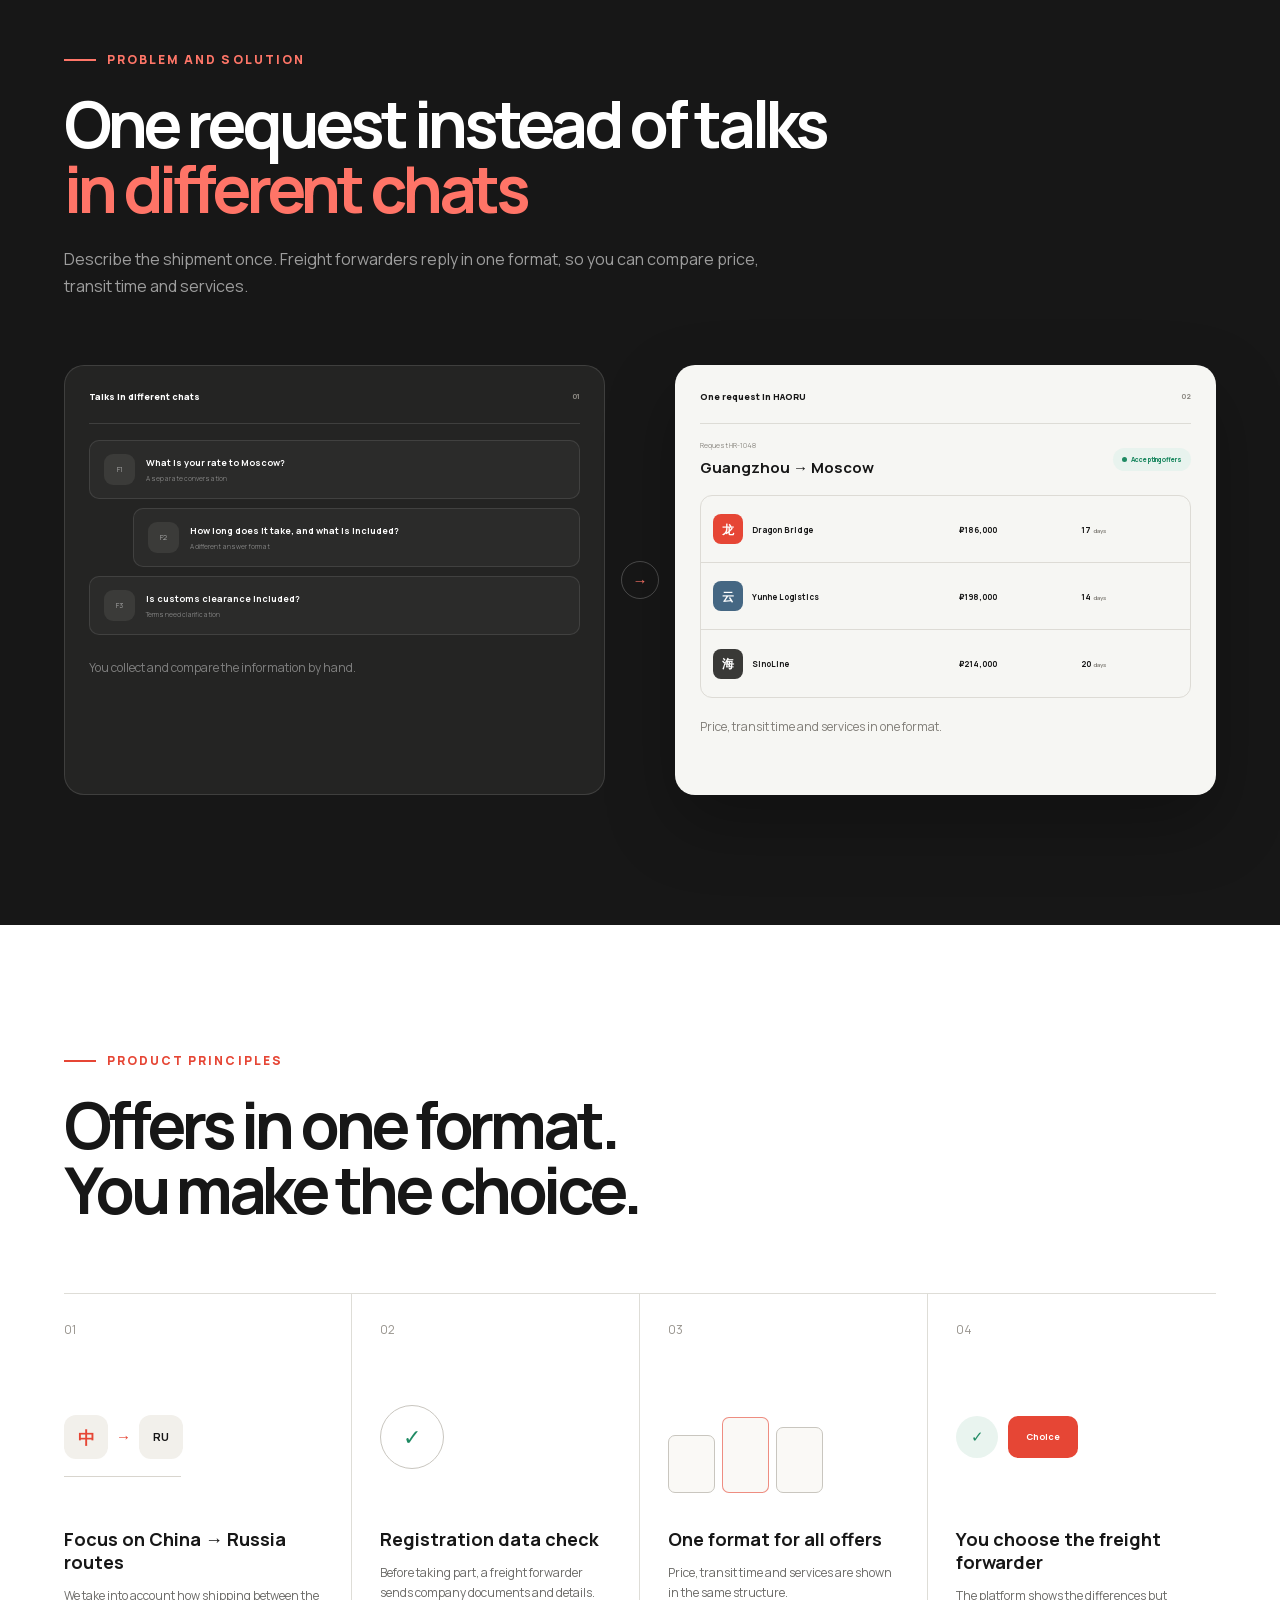
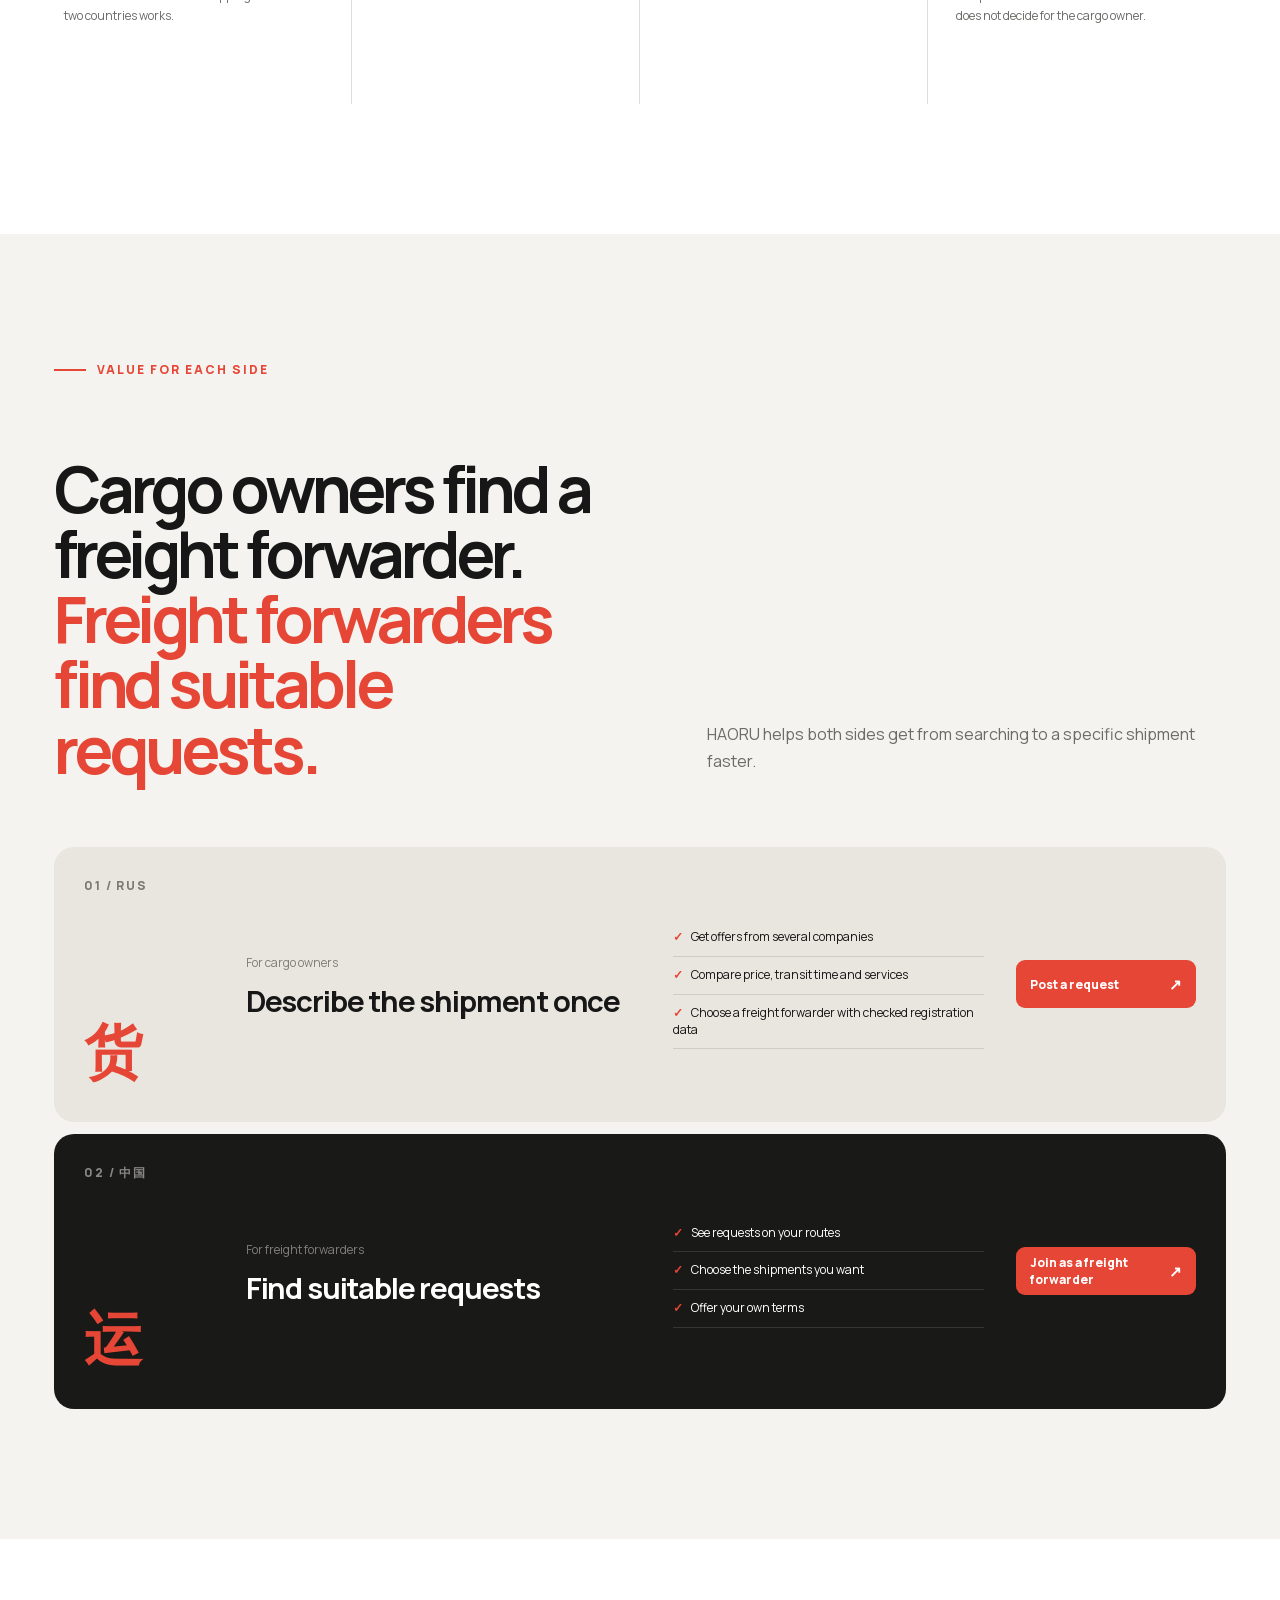
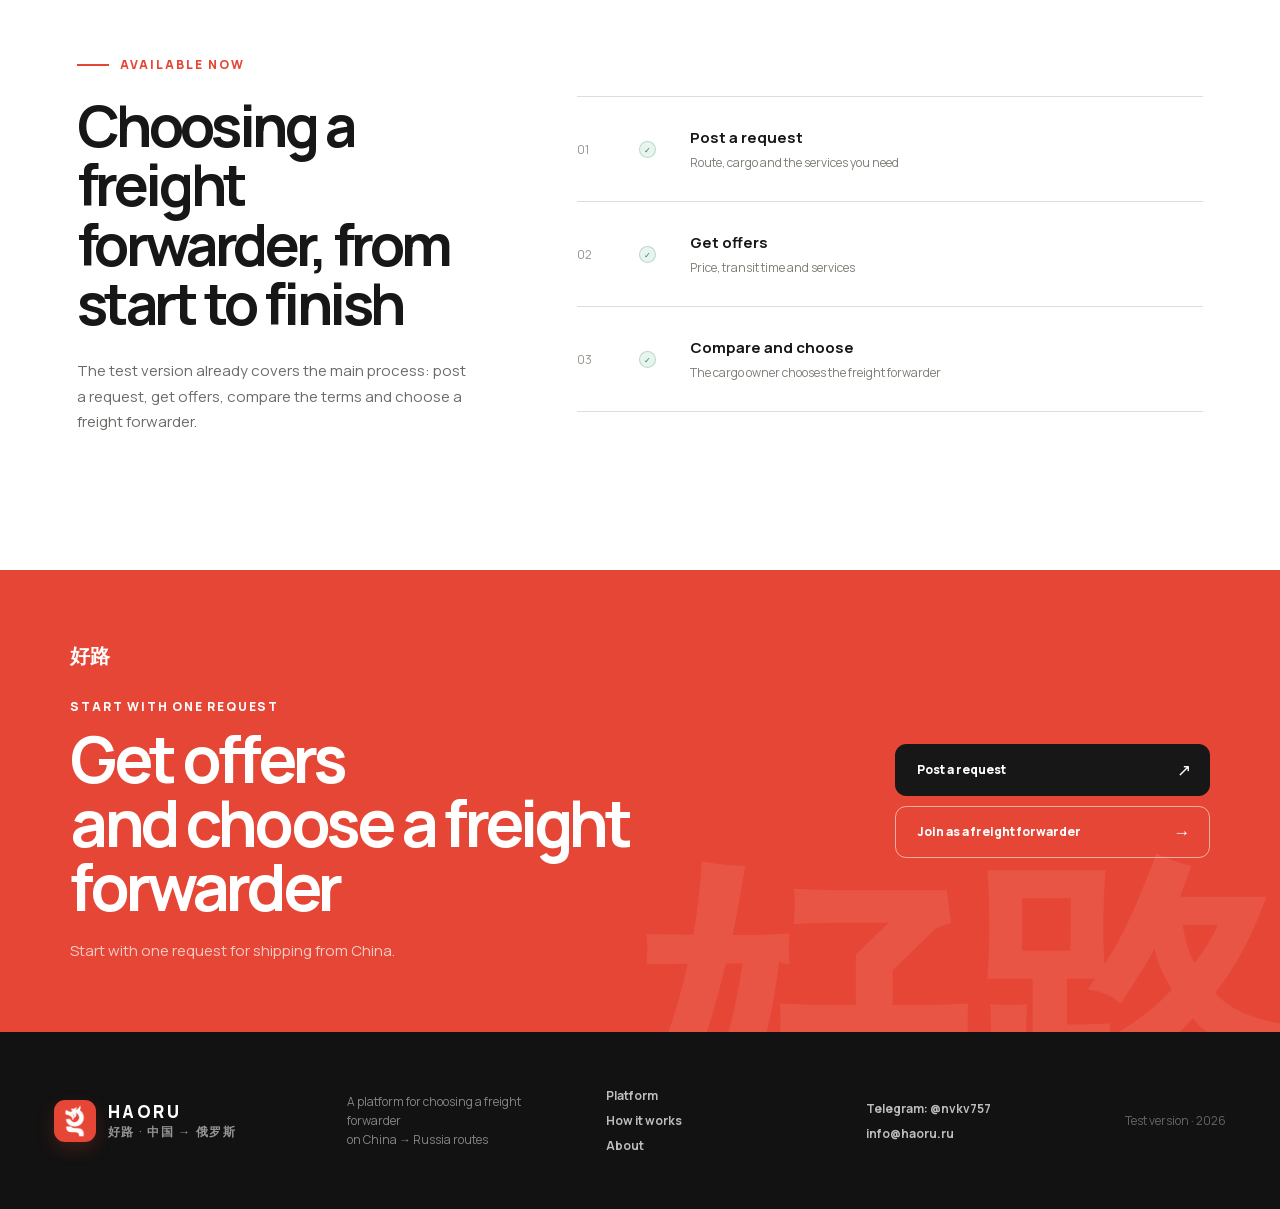
<file: about.html>
<!doctype html>
<html lang="ru" data-languages="ru zh en">
<head>
  <meta charset="utf-8">
  <meta http-equiv="Content-Security-Policy" content="default-src 'self'; script-src 'self'; style-src 'self'; img-src 'self' data: blob:; font-src 'self'; connect-src 'self' https://iwmysekvjqwkhrihvxej.supabase.co; object-src 'none'; base-uri 'self'; form-action 'self'">
  <meta name="viewport" content="width=device-width,initial-scale=1">
  <meta name="description" data-i18n-attr="content:about.metaDescription" content="О HAORU — технологической B2B-платформе для выбора экспедиторов и организации грузоперевозок из Китая в Россию.">
  <meta name="theme-color" content="#f4f3ef">
  <title data-i18n="about.title">О платформе HAORU — логистика Китай → Россия</title>
  <!-- Prototype with demo data: remove this noindex before launch (CLAUDE.md, «Before launch»). -->
  <meta name="robots" content="noindex,nofollow">
  <!-- Absolute URLs below are generated by scripts/seo.sh from SITE_URL; edit SITE_URL there, not here. -->
  <link rel="canonical" href="https://n4873109.github.io/haoru-site/about.html">
  <link rel="icon" href="favicon-32.png" sizes="32x32" type="image/png">
  <link rel="icon" href="favicon-192.png" sizes="192x192" type="image/png">
  <link rel="apple-touch-icon" href="apple-touch-icon.png">
  <meta property="og:type" content="website">
  <meta property="og:site_name" content="HAORU">
  <meta data-i18n-skip property="og:locale" content="ru_RU">
  <meta data-i18n-skip property="og:title" content="О платформе HAORU — логистика Китай → Россия">
  <meta data-i18n-skip property="og:description" content="О HAORU — технологической B2B-платформе для выбора экспедиторов и организации грузоперевозок из Китая в Россию.">
  <meta property="og:url" content="https://n4873109.github.io/haoru-site/about.html">
  <meta property="og:image" content="https://n4873109.github.io/haoru-site/og-image.jpg">
  <meta property="og:image:width" content="1200">
  <meta property="og:image:height" content="630">
  <meta data-i18n-skip property="og:image:alt" content="HAORU: сравните предложения экспедиторов Китай → Россия">
  <meta name="twitter:card" content="summary_large_image">
  <meta data-i18n-skip name="twitter:title" content="О платформе HAORU — логистика Китай → Россия">
  <meta data-i18n-skip name="twitter:description" content="О HAORU — технологической B2B-платформе для выбора экспедиторов и организации грузоперевозок из Китая в Россию.">
  <meta name="twitter:image" content="https://n4873109.github.io/haoru-site/og-image.jpg">
  <link rel="preload" href="fonts/manrope-cyrillic.woff2" as="font" type="font/woff2" crossorigin>
  <link rel="preload" href="fonts/manrope-latin.woff2" as="font" type="font/woff2" crossorigin>
  <link rel="stylesheet" href="styles.css?v=20261113-18">
</head>
<body class="about-page about-product product-home">
  <header class="topbar product-nav about-product-nav dark-text">
    <a class="wordmark product-wordmark" href="index.html" aria-label="HAORU — главная" data-i18n-attr="aria-label:site.homeLink">
      <i class="brand-icon"><img src="haoru-dragon-user.png" alt=""></i>
      <span>HAORU<small>好路 · B2B LOGISTICS</small></span>
    </a>
    <nav aria-label="Основная навигация" data-i18n-attr="aria-label:site.mainNav">
      <a href="index.html#product" data-i18n="nav.platform">Платформа</a>
      <a href="index.html#how" data-i18n="nav.how">Как работает</a>
      <a href="index.html#roles" data-i18n="nav.forWhom">Для кого</a>
      <a href="index.html#trust" data-i18n="nav.security">Безопасность</a>
      <a class="active" href="about.html" data-i18n="nav.about">О нас</a>
    </nav>
    <div class="top-actions">
      <div class="lang-switch" data-language-switch></div>
      <a class="nav-login" href="index.html?auth=login" data-i18n="nav.login">Войти</a>
      <a class="nav-primary" href="index.html?auth=register&role=client" data-i18n="nav.start">Начать</a>
    </div>
    <button class="mobile-nav dark-text" aria-label="Меню" data-i18n-attr="aria-label:site.menu">☰</button>
  </header>

  <main>
    <section class="about-tech-hero">
      <div class="about-hero-copy-new">
        <p class="product-kicker"><span></span> <b data-i18n="about.kicker">О HAORU</b></p>
        <h1 data-i18n-html="about.heroTitle">Одна площадка<br>для выбора экспедитора<br><em>из Китая</em></h1>
        <p data-i18n="about.heroText">HAORU соединяет российские компании с китайскими экспедиторами. Разместите одну заявку, сравните цену, срок и состав услуг — и выберите подходящего партнёра.</p>
        <div class="about-hero-actions">
          <a class="button-main" href="index.html#product"><span data-i18n="about.seePlatform">Посмотреть, как работает HAORU</span><i>↗</i></a>
          <a class="text-link" href="#mission"><span data-i18n="about.ourRole">Наша роль</span><i>↓</i></a>
        </div>
      </div>

      <div class="about-system" aria-hidden="true">
        <div class="system-head"><span data-i18n="about.system">Как работает HAORU</span><b>HAORU / 好路</b></div>
        <div class="system-client">
          <i>货</i><span><small data-i18n="role.client">Грузовладелец</small><b data-i18n="about.oneRequest">размещает заявку</b></span><em>01</em>
        </div>
        <div class="system-route" aria-hidden="true"><span></span><i>↓</i><span></span></div>
        <div class="system-core"><span>HAORU</span><b data-i18n="about.core">Приводит предложения к единому формату</b><small data-i18n="about.coreSub">Цена · срок · услуги</small></div>
        <div class="system-route triple" aria-hidden="true"><span></span><i>↓</i><span></span></div>
        <div class="system-offers">
          <article><i>龙</i><span><small data-i18n="about.offer">Экспедиторы предлагают цену, срок и услуги</small><b data-i18n="demo.offerLine1">186 000 ₽ · 17 дней</b></span></article>
          <article><i>云</i><span><small data-i18n="about.offer">Экспедиторы предлагают цену, срок и услуги</small><b data-i18n="demo.offerLine2">198 000 ₽ · 14 дней</b></span></article>
          <article><i>海</i><span><small data-i18n="about.offer">Экспедиторы предлагают цену, срок и услуги</small><b data-i18n="demo.offerLine3">214 000 ₽ · 20 дней</b></span></article>
        </div>
        <div class="system-note"><i>✓</i><span><small data-i18n="about.result">Результат</small><b data-i18n="about.resultText">Вы сравниваете и выбираете</b></span></div>
      </div>
    </section>

    <section class="about-mission-new" id="mission">
      <div class="about-mission-title">
        <p class="product-kicker"><span></span> <b data-i18n="about.missionKicker">Наша роль</b></p>
        <h2 data-i18n-html="about.missionTitle">Мы не перевозим грузы.<br><em>Мы помогаем выбрать экспедитора.</em></h2>
      </div>
      <div class="about-mission-copy">
        <p data-i18n="about.missionLead">HAORU — цифровая площадка для грузовладельцев и экспедиторов. Мы помогаем описать перевозку, собрать предложения и сравнить их до выбора партнёра.</p>
        <div class="mission-points">
          <article><span>01</span><h3 data-i18n="about.mission1Title">Помогаем описать перевозку</h3><p data-i18n="about.mission1Text">Маршрут, параметры груза и необходимые услуги фиксируются в одной заявке.</p></article>
          <article><span>02</span><h3 data-i18n="about.mission2Title">Собираем несколько предложений</h3><p data-i18n="about.mission2Text">Экспедиторы предлагают собственные цены, сроки и состав услуг.</p></article>
          <article><span>03</span><h3 data-i18n="about.mission3Title">Показываем различия</h3><p data-i18n="about.mission3Text">Вы сравниваете варианты в едином формате и самостоятельно выбираете экспедитора.</p></article>
        </div>
      </div>
    </section>

    <section class="about-process-shift">
      <div class="shift-heading">
        <p class="product-kicker light"><span></span> <b data-i18n="about.problemKicker">Проблема и решение</b></p>
        <h2 data-i18n-html="about.shiftTitle">Одна заявка вместо переговоров<br><em>в разных чатах</em></h2>
        <p data-i18n="about.shiftText">Опишите перевозку один раз. Экспедиторы ответят в едином формате, чтобы вы могли сравнить цену, срок и состав услуг.</p>
      </div>
      <div class="shift-visual">
        <div class="before-board">
          <div class="board-title" aria-hidden="true"><span data-i18n="about.before">Переговоры в чатах</span><small>01</small></div>
          <div class="message-stack" aria-hidden="true">
            <article><i data-i18n="about.chatMark1">К1</i><span><b data-i18n="about.chat1">Какая ставка до Москвы?</b><small data-i18n="about.chatSub1">Отдельный диалог</small></span></article>
            <article><i data-i18n="about.chatMark2">К2</i><span><b data-i18n="about.chat2">Какой срок и что включено?</b><small data-i18n="about.chatSub2">Другой формат ответа</small></span></article>
            <article><i data-i18n="about.chatMark3">К3</i><span><b data-i18n="about.chat3">Есть ли таможенное оформление?</b><small data-i18n="about.chatSub3">Условия нужно уточнять</small></span></article>
          </div>
          <p data-i18n="about.beforeCaption">Информацию приходится собирать и сравнивать вручную.</p>
        </div>
        <div class="shift-arrow" aria-hidden="true"><span>→</span></div>
        <div class="after-board">
          <div class="board-title" aria-hidden="true"><span data-i18n="about.after">Одна заявка в HAORU</span><small>02</small></div>
          <div class="single-request" aria-hidden="true"><div><small data-i18n="demo.request">Заявка HR-1048</small><b data-i18n="demo.route1Text">Гуанчжоу → Москва</b></div><span><i></i><span data-i18n="demo.auction">Приём предложений</span></span></div>
          <div class="unified-offers" aria-hidden="true">
            <article><span><i>龙</i><b>Dragon Bridge</b></span><b data-i18n="demo.price1">186 000 ₽</b><b>17 <small data-i18n="about.days">дней</small></b></article>
            <article><span><i>云</i><b>Yunhe Logistics</b></span><b data-i18n="demo.price2">198 000 ₽</b><b>14 <small data-i18n="about.days">дней</small></b></article>
            <article><span><i>海</i><b>SinoLine</b></span><b data-i18n="demo.price3">214 000 ₽</b><b>20 <small data-i18n="about.days">дней</small></b></article>
          </div>
          <p data-i18n="about.afterCaption">Цена, срок и состав услуг представлены в едином формате.</p>
        </div>
      </div>
    </section>

    <section class="about-principles-new">
      <div class="principles-heading">
        <p class="product-kicker"><span></span> <b data-i18n="about.principlesKicker">Принципы продукта</b></p>
        <h2 data-i18n-html="about.principlesTitle">Предложения в едином формате.<br>Выбор — за вами.</h2>
      </div>
      <div class="principles-grid">
        <article><span>01</span><div aria-hidden="true" class="principle-icon focus-icon"><i></i><b>中</b><em>→</em><b>RU</b></div><h3 data-i18n="about.principle1Title">Фокус на маршрутах Китай → Россия</h3><p data-i18n="about.principle1Text">Учитываем особенности перевозок между двумя странами.</p></article>
        <article><span>02</span><div aria-hidden="true" class="principle-icon check-icon"><i>✓</i></div><h3 data-i18n="about.principle2Title">Проверка регистрационных данных</h3><p data-i18n="about.principle2Text">Перед участием экспедитор предоставляет документы и сведения о компании.</p></article>
        <article><span>03</span><div aria-hidden="true" class="principle-icon equal-icon"><i></i><i></i><i></i></div><h3 data-i18n="about.principle3Title">Единый формат предложений</h3><p data-i18n="about.principle3Text">Стоимость, срок и состав услуг показаны по одной структуре.</p></article>
        <article><span>04</span><div aria-hidden="true" class="principle-icon choice-icon"><i>✓</i><b data-i18n="about.principleChoice">Выбор</b></div><h3 data-i18n="about.principle4Title">Вы выбираете экспедитора</h3><p data-i18n="about.principle4Text">Платформа показывает различия, но не принимает решение вместо грузовладельца.</p></article>
      </div>
    </section>

    <section class="about-role-bridge">
      <div class="role-bridge-heading">
        <p class="product-kicker"><span></span> <b data-i18n="about.valueKicker">Ценность для каждой стороны</b></p>
        <h2 data-i18n-html="about.rolesTitle">Грузовладельцы находят экспедитора.<br><em>Экспедиторы — подходящие заявки.</em></h2>
        <p data-i18n="about.rolesText">HAORU помогает сторонам быстрее перейти от поиска к обсуждению конкретной перевозки.</p>
      </div>
      <div class="role-bridge-rows">
        <article class="owner-row">
          <div class="role-index"><span>01 / RUS</span><i>货</i></div>
          <div><small data-i18n="about.forOwners">Для грузовладельцев</small><h3 data-i18n="about.ownerValue">Описать перевозку один раз</h3></div>
          <ul><li data-i18n="about.clientItem2">Получить предложения нескольких компаний</li><li data-i18n="about.clientItem3">Сравнить цену, срок и состав услуг</li><li data-i18n="about.clientItem4">Выбрать экспедитора с проверенными регистрационными данными</li></ul>
          <a href="index.html?auth=register&role=client"><span data-i18n="hero.clientCta">Разместить заявку</span><i>↗</i></a>
        </article>
        <article class="forwarder-row">
          <div class="role-index"><span>02 / 中国</span><i>运</i></div>
          <div><small data-i18n="about.forForwarders">Для экспедиторов</small><h3 data-i18n="about.forwarderValue">Находить подходящие заявки</h3></div>
          <ul><li data-i18n="about.forwarderItem2">Видеть заявки по своим направлениям</li><li data-i18n="about.forwarderItem3">Выбирать интересующие перевозки</li><li data-i18n="about.forwarderItem4">Предлагать собственные условия</li></ul>
          <a href="index.html?auth=register&role=forwarder"><span data-i18n="cta.forwarder">Стать экспедитором</span><i>↗</i></a>
        </article>
      </div>
    </section>

    <section class="about-current-focus">
      <div class="current-copy">
        <p class="product-kicker"><span></span> <b data-i18n="about.currentKicker">Что доступно сейчас</b></p>
        <h2 data-i18n="about.currentTitle">Весь выбор экспедитора — в одном сценарии</h2>
        <p data-i18n="about.currentText">В тестовой версии уже доступен основной процесс: разместить заявку, получить предложения, сравнить условия и выбрать экспедитора.</p>
      </div>
      <div class="current-flow" aria-label="Текущий функциональный контур платформы" data-i18n-attr="aria-label:about.flowLabel">
        <article class="active"><span>01</span><i></i><div><b data-i18n="about.currentStep1">Разместить заявку</b><small data-i18n="about.current1">Маршрут, груз и необходимые услуги</small></div></article>
        <article class="active"><span>02</span><i></i><div><b data-i18n="about.currentStep2">Получить предложения</b><small data-i18n="about.current2">Цена, срок и состав услуг</small></div></article>
        <article class="active"><span>03</span><i></i><div><b data-i18n="about.currentStep3">Сравнить и выбрать</b><small data-i18n="about.current3">Экспедитора выбирает грузовладелец</small></div></article>
      </div>
    </section>

    <section class="product-cta about-product-cta">
      <div><span class="cta-mark">好路</span><p data-i18n="cta.kicker">Начните с одной заявки</p><h2 data-i18n-html="about.ctaTitle">Получите предложения<br>и выберите экспедитора</h2><span class="cta-support" data-i18n="about.ctaText">Начните с одной заявки на перевозку из Китая.</span></div>
      <div class="cta-actions"><a class="button-main dark-button" href="index.html?auth=register&role=client"><span data-i18n="hero.clientCta">Разместить заявку</span><i>↗</i></a><a class="button-secondary red-outline" href="index.html?auth=register&role=forwarder"><span data-i18n="cta.forwarder">Стать экспедитором</span><i>→</i></a></div>
    </section>
  </main>

  <footer class="product-footer about-product-footer">
    <a class="wordmark product-wordmark footer-brand" href="index.html"><i class="brand-icon"><img src="haoru-dragon-user.png" alt=""></i><span>HAORU<small>好路 · 中国 → 俄罗斯</small></span></a>
    <p data-i18n-html="footer.text">Платформа для выбора экспедитора<br>на маршрутах Китай → Россия</p>
    <div><a href="index.html#product" data-i18n="nav.platform">Платформа</a><a href="index.html#how" data-i18n="nav.how">Как работает</a><a href="about.html" data-i18n="nav.about">О нас</a></div>
    <div class="footer-contact"><a href="https://t.me/nvkv757" target="_blank" rel="noreferrer">Telegram: @nvkv757</a><a href="mailto:info@haoru.ru">info@haoru.ru</a></div>
    <span data-i18n="footer.stage">Тестовая версия · 2026</span>
  </footer>
  <script src="i18n/ru.js?v=20261113-18"></script><script src="i18n/zh.js?v=20261113-18"></script><script src="i18n/en.js?v=20261113-18"></script><script src="i18n/i18n.js?v=20261113-18"></script>
  <script src="app.js?v=20261113-18"></script>
</body>
</html>
</file>
<file: styles.css>
/* Self-hosted fonts (SIL OFL 1.1, see fonts/OFL-*.txt). CJK glyphs use system fonts via --serif-cjk / --sans-cjk. */
@font-face{font-family:'Manrope';font-style:normal;font-weight:200 800;font-display:swap;src:url('fonts/manrope-cyrillic.woff2') format('woff2');unicode-range:U+0301,U+0400-045F,U+0490-0491,U+04B0-04B1,U+2116}
@font-face{font-family:'Manrope';font-style:normal;font-weight:200 800;font-display:swap;src:url('fonts/manrope-latin.woff2') format('woff2');unicode-range:U+0000-00FF,U+0131,U+0152-0153,U+02BB-02BC,U+02C6,U+02DA,U+02DC,U+0304,U+0308,U+0329,U+2000-206F,U+20AC,U+2122,U+2191,U+2193,U+2212,U+2215,U+FEFF,U+FFFD}
@font-face{font-family:'Noto Serif SC';font-style:normal;font-weight:200 900;font-display:swap;src:url('fonts/noto-serif-sc-cyrillic.woff2') format('woff2');unicode-range:U+0301,U+0400-045F,U+0490-0491,U+04B0-04B1,U+2116}
@font-face{font-family:'Noto Serif SC';font-style:normal;font-weight:200 900;font-display:swap;src:url('fonts/noto-serif-sc-latin.woff2') format('woff2');unicode-range:U+0000-00FF,U+0131,U+0152-0153,U+02BB-02BC,U+02C6,U+02DA,U+02DC,U+0304,U+0308,U+0329,U+2000-206F,U+20AC,U+2122,U+2191,U+2193,U+2212,U+2215,U+FEFF,U+FFFD}

:root{--serif-cjk:"Songti SC","STSong","Noto Serif CJK SC","Source Han Serif SC","SimSun";--sans-cjk:"PingFang SC","Hiragino Sans GB","Microsoft YaHei","Noto Sans CJK SC","Source Han Sans SC";--red:#d8392f;--red-dark:#a92521;--ink:#171614;--cream:#f2e7d6;--paper:#f9f6ef;--green:#24755c;--line:rgba(23,22,20,.16);--white:#fff;--radius:22px;--shadow:0 24px 70px rgba(42,30,21,.16)}
*{box-sizing:border-box}html{scroll-behavior:smooth}body{margin:0;background:var(--paper);color:var(--ink);font-family:Manrope,Arial,var(--sans-cjk),sans-serif;font-size:15px}body.no-scroll{overflow:hidden}button,input,select,textarea{font:inherit}button,a{color:inherit}a{text-decoration:none}button{cursor:pointer}img{max-width:100%}[hidden]{display:none!important}
.topbar,.workspace-head{height:82px;padding:0 clamp(22px,4vw,70px);display:flex;align-items:center;gap:32px;position:relative;z-index:20}.topbar{position:absolute;inset:0 0 auto}.workspace-head{background:var(--paper);border-bottom:1px solid var(--line)}.topbar nav,.workspace-head nav{display:flex;align-items:center;gap:28px;margin-left:auto}.topbar nav a,.workspace-head nav a{font-size:13px;font-weight:700}.on-red{color:#fff}.wordmark{display:flex;align-items:center;gap:10px;color:#fff;line-height:1;min-width:max-content}.wordmark .brand-icon{width:48px;height:48px;background:var(--ink);border:1px solid rgba(255,255,255,.34);display:grid;place-items:center;transform:rotate(-3deg);overflow:hidden}.wordmark .brand-icon img{width:43px;height:43px}.wordmark>span{font-weight:800;font-size:20px;letter-spacing:.12em}.wordmark small{display:block;margin-top:7px;font-weight:600;font-size:12px;letter-spacing:.08em;opacity:.78}.wordmark.dark{color:var(--ink)}.wordmark.dark .brand-icon{background:var(--red)}.top-actions{display:flex;align-items:center;gap:10px}.nav-login,.switch-role{border:0;background:transparent;color:inherit;font-size:12px;font-weight:700;padding:11px 14px;border-radius:999px}.nav-login{border:1px solid currentColor}.dark-login{background:var(--ink);color:#fff;border-color:var(--ink)}.switch-role{background:rgba(23,22,20,.06)}.switch-role.light{background:rgba(255,255,255,.1)}.mobile-nav{display:none;margin-left:auto;border:0;background:transparent;color:#fff;font-size:24px}.dark-text{color:var(--ink)}

.brand-hero{min-height:790px;background:var(--red);color:#fff;padding:155px clamp(24px,7vw,110px) 70px;position:relative;overflow:hidden;display:grid;grid-template-columns:1.05fr .95fr;align-items:center}.grain{position:absolute;inset:0;opacity:.16;pointer-events:none;background-image:url("data:image/svg+xml,%3Csvg viewBox='0 0 180 180' xmlns='http://www.w3.org/2000/svg'%3E%3Cfilter id='n'%3E%3CfeTurbulence type='fractalNoise' baseFrequency='.8' numOctaves='3' stitchTiles='stitch'/%3E%3C/filter%3E%3Crect width='100%25' height='100%25' filter='url(%23n)' opacity='.32'/%3E%3C/svg%3E")}.china-mark{position:absolute;right:-.03em;top:.02em;color:rgba(255,255,255,.065);font:900 min(40vw,540px)/1 'Noto Serif SC',var(--serif-cjk),serif}.hero-line{position:absolute;left:0;right:0;top:50%;display:flex;align-items:center;gap:10px;opacity:.32}.hero-line i{height:1px;background:#fff;flex:1}.hero-line span{font-size:9px;letter-spacing:.3em}.brand-copy{position:relative;z-index:2;max-width:700px}.eyebrow,.section-label{text-transform:uppercase;letter-spacing:.16em;font-size:12px;font-weight:800}.eyebrow{display:flex;align-items:center;gap:10px}.eyebrow i{width:34px;height:2px;background:currentColor}.brand-copy h1,.client-copy h1,.forwarder-copy h1{font-size:clamp(50px,6vw,92px);line-height:.94;letter-spacing:-.065em;margin:26px 0}.brand-copy h1 em,.client-copy h1 em,.forwarder-copy h1 em{font-family:'Noto Serif SC',var(--serif-cjk),Georgia,serif;font-style:normal;font-weight:700}.brand-copy .lead{max-width:600px;font-size:18px;line-height:1.65;color:rgba(255,255,255,.78)}.hero-symbol{width:min(42vw,580px);aspect-ratio:1;justify-self:end;position:relative;border:1px solid rgba(255,255,255,.25);border-radius:50%;z-index:2}.hero-symbol .sun{width:48%;height:48%;border-radius:50%;background:#f3c95d;position:absolute;left:26%;top:16%;box-shadow:0 0 0 1px rgba(0,0,0,.09)}.gate{position:absolute;left:26%;right:26%;top:31%;height:33%;border:8px solid var(--ink);border-top:0;display:flex;justify-content:space-around;align-items:flex-end}.gate:before,.gate:after{content:"";position:absolute;left:-18%;right:-18%;height:11px;background:var(--ink);top:-5px;transform:skewX(-28deg)}.gate:after{top:29px;left:-8%;right:-8%;height:8px}.gate b{height:78%;width:7px;background:var(--ink)}.gate span{font:900 39px/1.05 'Noto Serif SC',var(--serif-cjk),serif;color:var(--ink);position:absolute;text-align:center;top:43px}.bridge{position:absolute;left:5%;right:5%;bottom:25%;height:18%;border-bottom:5px solid #fff;overflow:hidden}.bridge:before{content:"";position:absolute;left:0;right:0;height:120%;top:28%;border:3px solid #fff;border-radius:50%}.bridge i{position:relative;display:inline-block;width:18%;height:100%;border-right:2px solid #fff}.train{position:absolute;right:18%;bottom:24%;font-size:17px;letter-spacing:4px;color:var(--ink)}.hero-symbol small{position:absolute;bottom:17%;font-size:9px;letter-spacing:.2em}.hero-symbol small:first-of-type{left:12%}.hero-symbol small:last-of-type{right:12%}.brand-note{position:absolute;bottom:42px;left:clamp(24px,7vw,110px);display:grid;grid-template-columns:auto auto;gap:5px 12px;font-size:11px}.brand-note b{font-size:17px}.brand-note span{opacity:.7}

.role-entry{padding:110px clamp(24px,7vw,110px);display:grid;grid-template-columns:.72fr 1.28fr;gap:70px}.role-intro{align-self:start;position:sticky;top:30px}.section-label{color:var(--red)}.section-label.inverse{color:#f3c95d}.role-intro h2,.corridor-copy h2,.trust h2,.workspace-title h2,.partner-copy h2,.premium-section h2{font-size:clamp(37px,4.5vw,66px);line-height:1.03;letter-spacing:-.055em;margin:17px 0 24px}.role-intro h2 em{color:var(--red);font-style:normal;font-family:'Noto Serif SC',var(--serif-cjk),serif}.role-intro>p:last-child{max-width:430px;line-height:1.8;color:#69635d}.role-cards{display:grid;grid-template-columns:1fr 1fr;gap:18px}.role-card{min-height:585px;border-radius:28px;padding:25px 27px 30px;display:flex;flex-direction:column;position:relative;overflow:hidden;transition:transform .25s,box-shadow .25s}.role-card:hover{transform:translateY(-7px);box-shadow:var(--shadow)}.client-card{background:var(--cream)}.forwarder-card{background:var(--ink);color:#fff}.role-top{display:flex;justify-content:space-between;align-items:center;font-size:10px;letter-spacing:.18em;font-weight:800}.role-top i{font-size:26px;font-style:normal}.role-glyph{position:absolute;right:-8px;top:35px;font:900 190px/1 'Noto Serif SC',var(--serif-cjk),serif;color:rgba(216,57,47,.12)}.forwarder-card .role-glyph{color:rgba(255,255,255,.07)}.role-card>p{margin-top:180px;font-size:12px;opacity:.65}.role-card h3{font-size:36px;line-height:1.05;letter-spacing:-.04em;margin:10px 0}.forwarder-card h3{color:#f4c95c}.role-card>small{font-size:15px;color:#fff;opacity:.55}.role-card ul{list-style:none;padding:0;margin:23px 0 30px}.role-card li{padding:10px 0;border-bottom:1px solid rgba(23,22,20,.12);font-size:12px}.forwarder-card li{border-color:rgba(255,255,255,.13)}.role-card li:before{content:"✓";color:var(--red);font-weight:900;margin-right:10px}.role-card strong{margin-top:auto;font-size:13px}.role-card strong span{float:right;font-size:22px}

.manifesto{background:var(--ink);color:#fff;padding:120px clamp(24px,7vw,110px);display:grid;grid-template-columns:.8fr 1.2fr;gap:90px;position:relative;overflow:hidden}.manifesto-title>span{font:900 270px/1 'Noto Serif SC',var(--serif-cjk),serif;color:rgba(216,57,47,.75);position:absolute;left:-22px;bottom:-40px}.manifesto-title h2{position:relative;font-size:clamp(42px,5vw,76px);line-height:1;letter-spacing:-.06em;margin:25px 0}.manifesto-copy>p{font-size:21px;line-height:1.65;max-width:640px;color:rgba(255,255,255,.7)}.manifesto-list{margin-top:55px}.manifesto-list article{display:grid;grid-template-columns:54px 140px 1fr;gap:20px;padding:25px 0;border-top:1px solid rgba(255,255,255,.17);align-items:start}.manifesto-list b{color:#f3c95d}.manifesto-list h3{margin:0;font-size:20px}.manifesto-list p{margin:0;color:rgba(255,255,255,.58);line-height:1.65}

.corridor{padding:110px clamp(24px,7vw,110px);display:grid;grid-template-columns:1.1fr .9fr;gap:70px;align-items:center;background:var(--cream)}.corridor-map{height:480px;background:var(--red);border-radius:50% 50% 4px 4px;position:relative;color:#fff;overflow:hidden}.corridor-map:after{content:"路";font:900 310px/1 'Noto Serif SC',var(--serif-cjk),serif;position:absolute;right:-20px;bottom:-55px;color:rgba(255,255,255,.08)}.city{position:absolute;z-index:2;font:700 20px 'Noto Serif SC',var(--serif-cjk),serif;display:flex;align-items:center;gap:8px}.city small{font:600 10px Manrope;display:block;opacity:.65}.city i{width:13px;height:13px;background:#f3c95d;border-radius:50%;box-shadow:0 0 0 8px rgba(243,201,93,.2)}.china-city{left:11%;bottom:17%}.russia-city{right:9%;top:18%}.route-arc{position:absolute;left:18%;right:18%;top:24%;height:47%;border:2px dashed rgba(255,255,255,.65);border-left:0;border-bottom:0;border-radius:0 100% 0 0;transform:rotate(-8deg)}.route-arc b{position:absolute;left:23%;top:8%;font-size:10px;background:#fff;color:var(--ink);padding:8px 12px;border-radius:999px;transform:rotate(8deg)}.route-arc i{position:absolute;width:9px;height:9px;border-radius:50%;background:#fff}.route-arc i:nth-of-type(1){left:7%;bottom:0}.route-arc i:nth-of-type(2){left:55%;top:0}.route-arc i:nth-of-type(3){right:0;top:29%}.corridor-copy>p{line-height:1.8;color:#655e55}.corridor-copy>div{display:grid;grid-template-columns:repeat(3,1fr);gap:12px;margin-top:42px;padding-top:28px;border-top:1px solid rgba(23,22,20,.18)}.corridor-copy>div span{font-size:10px;line-height:1.5}.corridor-copy>div b{display:block;font-size:25px;margin-bottom:4px}

.trust{padding:110px clamp(24px,7vw,110px);display:grid;grid-template-columns:.7fr 1.3fr;gap:80px}.trust-grid{display:grid;grid-template-columns:repeat(3,1fr);gap:15px}.trust-grid article{padding:32px 25px;border:1px solid var(--line);border-radius:18px;min-height:310px}.trust-grid i{font:900 64px 'Noto Serif SC',var(--serif-cjk),serif;font-style:normal;color:var(--red)}.trust-grid h3{margin-top:60px;font-size:17px}.trust-grid p{font-size:12px;line-height:1.7;color:#746e68}.home-cta{background:var(--red);color:#fff;padding:70px clamp(24px,7vw,110px);display:flex;justify-content:space-between;align-items:center}.home-cta>div:first-child span{font:700 13px 'Noto Serif SC',var(--serif-cjk),serif}.home-cta h2{font-size:clamp(40px,5vw,70px);line-height:1;margin:16px 0 0;letter-spacing:-.05em}.home-cta>div:last-child{display:flex;flex-direction:column;gap:10px;min-width:330px}.cta-btn{display:flex;justify-content:space-between;padding:18px 21px;font-weight:800;border-radius:10px}.cream{background:var(--cream);color:var(--ink)}.ink{background:var(--ink)}footer{padding:45px clamp(24px,7vw,110px);display:grid;grid-template-columns:1fr 1fr 1fr auto;gap:40px;align-items:center;background:var(--paper)}footer p{color:#706a63;line-height:1.6;font-size:12px}footer>div{display:flex;gap:18px;font-size:12px;font-weight:700}footer>span{font-size:12px;color:#8d867e}

/* shared workspace */
.mode-badge{font-size:10px;font-weight:800;text-transform:uppercase;letter-spacing:.1em;background:var(--cream);padding:9px 12px;border-radius:999px}.client-hero{padding:85px clamp(24px,6vw,92px) 0;background:var(--paper);position:relative;overflow:hidden}.client-copy{max-width:970px}.eyebrow.red{color:var(--red)}.client-copy h1{font-size:clamp(52px,7vw,104px);margin-bottom:24px}.client-copy h1 em{color:var(--red)}.client-copy>p:last-child{font-size:18px;max-width:670px;line-height:1.7;color:#6e6861}.client-stamp{position:absolute;right:7%;top:76px;width:145px;height:145px;border:2px solid var(--red);border-radius:50%;color:var(--red);display:grid;place-items:center;transform:rotate(10deg)}.client-stamp:after{content:"";position:absolute;inset:8px;border:1px dashed var(--red);border-radius:50%}.client-stamp b{font:900 46px 'Noto Serif SC',var(--serif-cjk),serif;z-index:1}.client-stamp span{position:absolute;font-size:8px;letter-spacing:.2em;text-align:center;bottom:28px}.route-search{margin-top:48px;background:#fff;box-shadow:var(--shadow);border-radius:20px;padding:12px;display:grid;grid-template-columns:1.15fr 36px 1.15fr 1.15fr .65fr 1.4fr;align-items:stretch;position:relative;z-index:2}.route-search label,.load-filters label{padding:10px 14px;border-right:1px solid var(--line)}.route-search label small,.load-filters small{display:block;font-size:9px;color:#827b74;margin-bottom:7px}.route-search label span{display:flex;align-items:center;gap:8px}.route-search input,.route-search select,.load-filters select{border:0;background:transparent;width:100%;min-width:0;font-weight:800;outline:0}.mini-flag{font-style:normal;font-size:8px;background:var(--red);color:#fff;border-radius:3px;padding:4px}.mini-flag.blue{background:#244b91}.unit{font-style:normal;font-size:10px;color:#777}.swap{align-self:center;border:0;background:var(--cream);border-radius:50%;height:30px;width:30px}.search-submit,.load-filters>button{border:0;background:var(--red);color:#fff;border-radius:12px;font-weight:800;padding:15px}.search-submit span{float:right}.client-facts{display:grid;grid-template-columns:repeat(4,1fr);margin-top:60px;border-top:1px solid var(--line)}.client-facts span{padding:28px 20px;border-right:1px solid var(--line);font-size:11px;color:#777}.client-facts span:first-child{padding-left:0}.client-facts b{font-size:21px;color:var(--ink);margin-right:7px}.workspace-section{padding:100px clamp(24px,6vw,92px)}.workspace-title{display:flex;justify-content:space-between;align-items:flex-end;gap:25px;margin-bottom:40px}.workspace-title h2{margin-bottom:0}.workspace-title>div>p:last-child{color:#7d766f}.small-action{background:var(--ink);color:#fff;border:0;border-radius:999px;padding:11px 18px}.small-action b{background:var(--red);border-radius:50%;padding:3px 7px;margin-left:5px}.auction-layout{display:grid;grid-template-columns:1.35fr .65fr;gap:18px}.auction-stack{display:flex;flex-direction:column;gap:13px}.auction-card{background:#fff;border:1px solid var(--line);border-radius:18px;padding:23px;cursor:pointer;transition:transform .2s,box-shadow .2s}.auction-card:hover{transform:translateY(-3px);box-shadow:0 14px 35px rgba(28,20,16,.08)}.auction-main{display:flex;align-items:center;gap:18px}.cargo-glyph{font:900 28px 'Noto Serif SC',var(--serif-cjk),serif;font-style:normal;color:#fff;background:var(--red);width:52px;height:52px;border-radius:12px;display:grid;place-items:center}.cargo-glyph.green{background:var(--green)}.auction-route{display:flex;align-items:center;gap:18px}.auction-route span b{display:block;font-size:18px}.auction-route span small{color:#8c857e}.auction-route em{font-style:normal;color:var(--red);letter-spacing:-.12em}.live-badge{margin-left:auto;font-size:9px;font-weight:800;background:#fff0e8;color:var(--red);padding:7px 10px;border-radius:999px}.live-badge i{display:inline-block;width:6px;height:6px;border-radius:50%;background:var(--red);margin-right:3px}.live-badge.new{background:#e8f3ee;color:var(--green)}.auction-tags,.modal-chips,.load-tags,.tag-row{display:flex;flex-wrap:wrap;gap:7px;margin:19px 0}.auction-tags span,.modal-chips span,.load-tags span,.tag-row span{font-size:9px;background:#f2f0eb;padding:6px 8px;border-radius:4px}.auction-data{display:grid;grid-template-columns:1fr 1fr 1fr 35px;border-top:1px solid var(--line);padding-top:18px;gap:15px}.auction-data span{border-right:1px solid var(--line)}.auction-data small,.auction-data em{display:block;font-size:9px;color:#89827c;font-style:normal}.auction-data b{display:block;font-size:17px;margin:4px 0}.auction-data button{border:0;border-radius:50%;background:var(--ink);color:#fff}.client-aside{background:var(--red);color:#fff;border-radius:20px;padding:30px;position:relative;overflow:hidden}.client-aside>span{font:900 55px/1.1 'Noto Serif SC',var(--serif-cjk),serif;position:absolute;right:-7px;top:8px;color:rgba(255,255,255,.1)}.client-aside h3{font-size:23px;line-height:1.35;margin-top:40px}.client-aside ul{list-style:none;padding:0;margin:34px 0}.client-aside li{padding:10px 0;border-bottom:1px solid rgba(255,255,255,.18);font-size:12px}.client-aside button{border:0;width:100%;background:var(--ink);color:#fff;border-radius:9px;padding:15px;font-weight:800}.cream-section{background:var(--cream)}.workspace-tabs{display:flex;gap:4px}.workspace-tabs button{border:1px solid var(--line);background:transparent;border-radius:999px;padding:9px 13px;font-size:10px}.workspace-tabs button.active{background:var(--ink);color:#fff}.company-grid{display:grid;grid-template-columns:repeat(3,1fr);gap:15px}.company-card{background:var(--paper);border-radius:16px;padding:25px;position:relative}.company-card>em{position:absolute;right:18px;top:18px;background:var(--red);color:#fff;border-radius:3px;padding:4px 6px;font-size:8px;font-style:normal}.company-card>div:first-of-type,.offer>div{display:flex;align-items:center;gap:12px}.company-card>div:first-of-type>i,.offer>div>i{font:900 25px 'Noto Serif SC',var(--serif-cjk),serif;font-style:normal;width:48px;height:48px;display:grid;place-items:center;background:var(--red);color:#fff;border-radius:10px}.company-card i.black,.offer i.black{background:var(--ink)!important}.company-card i.green,.offer i.green{background:var(--green)!important}.company-card b,.offer b{display:block}.company-card small,.offer small{color:var(--green);font-size:9px}.company-card>p{font-size:11px;color:#756e67;margin-top:25px}.company-card>p i{display:inline-block;width:30px;height:1px;background:var(--red);vertical-align:middle;margin:0 8px}.company-card dl{display:grid;grid-template-columns:repeat(3,1fr);border-block:1px solid var(--line);padding:17px 0;margin:20px 0}.company-card dl div{border-right:1px solid var(--line);padding-left:9px}.company-card dl div:last-child{border:0}.company-card dt{font-size:15px;font-weight:800}.company-card dd{margin:3px 0 0;font-size:8px;color:#877f78}.company-card>button{width:100%;border:1px solid var(--ink);background:transparent;padding:11px;border-radius:8px;font-size:11px;font-weight:800}.compare-section{padding:105px clamp(24px,6vw,92px);background:var(--ink);color:#fff;display:grid;grid-template-columns:.65fr 1.35fr;gap:80px;align-items:center}.compare-section h2{font-size:clamp(42px,5vw,72px);line-height:1;letter-spacing:-.05em}.compare-section h2 em{font-family:'Noto Serif SC',var(--serif-cjk),serif;color:#f3c95d;font-style:normal}.compare-section>div:first-child>p{color:rgba(255,255,255,.6);line-height:1.7}.compare-section>div:first-child>button{border:0;background:var(--red);color:#fff;padding:13px 17px;border-radius:8px}.compare-grid>div{display:grid;grid-template-columns:1.1fr repeat(3,1fr);border-bottom:1px solid rgba(255,255,255,.16)}.compare-grid span,.compare-grid b{padding:17px 12px;font-size:11px}.compare-grid b{border-left:1px solid rgba(255,255,255,.16)}.compare-grid b small{display:block;color:#f3c95d;font-size:7px}.compare-grid .highlight{background:rgba(216,57,47,.28)}.workspace-cta{background:var(--red);color:#fff;padding:70px clamp(24px,6vw,92px);display:flex;align-items:center;justify-content:space-between}.workspace-cta>div{display:grid;grid-template-columns:80px 1fr;align-items:center}.workspace-cta>div>span{font:900 50px 'Noto Serif SC',var(--serif-cjk),serif;grid-row:1/3}.workspace-cta h2{font-size:44px;margin:0}.workspace-cta p{grid-column:2;margin:8px 0}.workspace-cta>button{background:var(--cream);border:0;border-radius:10px;padding:17px 22px;font-weight:800}.workspace-footer{grid-template-columns:1fr 1fr auto}.workspace-footer>a:nth-child(2){text-align:center;font-size:11px;font-weight:800}

/* forwarder */
.forwarder-head{background:var(--ink);color:#fff;border-bottom-color:rgba(255,255,255,.15)}.red-badge{background:var(--red);color:#fff}.light-lang{border:1px solid rgba(255,255,255,.25)}.forwarder-hero{min-height:720px;background:var(--ink);color:#fff;padding:95px clamp(24px,6vw,92px) 0;display:grid;grid-template-columns:1.05fr .95fr;position:relative;overflow:hidden}.forwarder-hero:before{content:"";position:absolute;inset:0;background:radial-gradient(circle at 75% 38%,rgba(216,57,47,.22),transparent 30%),linear-gradient(105deg,transparent 58%,rgba(255,255,255,.03) 58%)}.forwarder-copy{z-index:2}.forwarder-copy h1{font-size:clamp(55px,6vw,88px);margin-bottom:26px}.forwarder-copy h1 em{color:#f3c95d}.forwarder-copy>p:not(.eyebrow){max-width:650px;font-size:17px;line-height:1.7;color:rgba(255,255,255,.63)}.forwarder-actions{display:flex;gap:10px;margin-top:34px}.forwarder-actions a,.forwarder-actions button{padding:15px 18px;border-radius:8px;font-weight:800;font-size:12px}.forwarder-actions a{background:var(--red)}.forwarder-actions a b{margin-left:20px}.forwarder-actions button{border:1px solid rgba(255,255,255,.32);background:transparent;color:#fff}.dragon-stage{z-index:2;position:relative;min-height:470px}.dragon-stage>span{font:900 280px 'Noto Serif SC',var(--serif-cjk),serif;color:rgba(255,255,255,.05);position:absolute;right:-40px;top:-80px}.paper-orbit{position:absolute;left:15%;top:8%;width:390px;height:390px;border:1px dashed rgba(255,255,255,.2);border-radius:50%;display:grid;place-items:center}.paper-orbit:after{content:"CHINA  ⇄  RUSSIA";position:absolute;bottom:20px;font-size:8px;letter-spacing:.3em;color:#f3c95d}.paper-orbit img{width:260px;filter:drop-shadow(0 28px 45px rgba(0,0,0,.35));transform:rotate(-9deg)}.route-dot{position:absolute;width:9px;height:9px;background:var(--red);border-radius:50%;box-shadow:0 0 0 7px rgba(216,57,47,.18)}.route-dot.one{left:17%;top:25%}.route-dot.two{right:12%;top:42%}.route-dot.three{left:33%;bottom:15%}.dragon-stage>small{position:absolute;right:0;bottom:14%;font-size:8px;letter-spacing:.18em;color:rgba(255,255,255,.4)}.forwarder-stats{grid-column:1/3;display:grid;grid-template-columns:repeat(3,1fr);align-self:end;border-top:1px solid rgba(255,255,255,.16);z-index:2}.forwarder-stats>span{padding:25px 35px;border-right:1px solid rgba(255,255,255,.16);display:flex;align-items:center;gap:16px}.forwarder-stats b{font-size:24px;color:#f3c95d}.forwarder-stats small{color:rgba(255,255,255,.48);line-height:1.6}.loads-section{padding:105px clamp(24px,6vw,92px)}.verified-note{font-size:10px;color:var(--green);text-align:right;line-height:1.6}.verified-note span{color:#8b837d}.load-filters{display:grid;grid-template-columns:1fr 1fr 1fr .75fr;padding:11px;background:#fff;box-shadow:0 13px 45px rgba(35,23,15,.09);border-radius:15px;margin-bottom:26px}.load-filters>button{border-radius:9px}.load-grid{display:grid;grid-template-columns:repeat(3,1fr);gap:15px}.load-card{border:1px solid var(--line);background:#fff;border-radius:16px;padding:22px}.load-card.hot{border-top:4px solid var(--red)}.load-state{display:flex;justify-content:space-between;align-items:center;font-size:9px}.load-state>span{color:var(--red);font-weight:800}.load-state i{display:inline-block;width:6px;height:6px;border-radius:50%;background:var(--red)}.load-state small{color:#8e867e}.load-state .fresh{color:var(--green)}.load-state .calm{color:#6e6760}.load-route{display:grid;grid-template-columns:1fr 25px 1fr;gap:7px;align-items:center;margin:30px 0 22px}.load-route span:last-child{text-align:right}.load-route b{display:block;font:900 24px 'Noto Serif SC',var(--serif-cjk),serif}.load-route small{color:#817a73}.load-route em{text-align:center;font-style:normal;color:var(--red);font-size:23px}.load-card dl{border-top:1px solid var(--line);margin:18px 0}.load-card dl div{display:flex;justify-content:space-between;padding:9px 0;border-bottom:1px solid rgba(23,22,20,.08)}.load-card dt{font-size:9px;color:#888078}.load-card dd{margin:0;font-size:10px;font-weight:800}.bid-line{display:flex;justify-content:space-between;align-items:center;gap:10px;margin-top:18px}.bid-line small{display:block;font-size:8px;color:#888078}.bid-line b{font-size:18px}.bid-line button{border:0;background:var(--ink);color:#fff;border-radius:8px;padding:10px 11px;font-size:9px;font-weight:800}.more-loads{display:block;margin:24px auto 0;border:1px solid var(--ink);background:transparent;border-radius:999px;padding:12px 20px;font-size:10px;font-weight:800}.partner-section{background:var(--red);color:#fff;padding:110px clamp(24px,8vw,130px);display:grid;grid-template-columns:.85fr 1.15fr;gap:90px;align-items:center}.partner-art{height:560px;border:1px solid rgba(255,255,255,.28);border-radius:50% 50% 6px 6px;display:grid;place-items:center;position:relative;overflow:hidden}.partner-art:before{content:"";position:absolute;inset:13%;border:1px dashed rgba(255,255,255,.3);border-radius:50%}.partner-art>b{font:900 270px 'Noto Serif SC',var(--serif-cjk),serif;color:var(--ink)}.partner-art>span{position:absolute;left:25px;bottom:25px;font-size:9px;letter-spacing:.2em}.seal-ring{position:absolute;right:30px;top:40px;background:#f3c95d;color:var(--red);font:900 29px 'Noto Serif SC',var(--serif-cjk),serif;border-radius:50%;width:100px;height:100px;display:grid;place-items:center;transform:rotate(12deg)}.partner-copy>p{max-width:650px;color:rgba(255,255,255,.7);line-height:1.8}.partner-copy ol{list-style:none;padding:0;margin:38px 0}.partner-copy li{display:flex;gap:20px;padding:18px 0;border-top:1px solid rgba(255,255,255,.2)}.partner-copy li>b{color:#f3c95d}.partner-copy strong,.partner-copy small{display:block}.partner-copy small{margin-top:6px;color:rgba(255,255,255,.54)}.partner-copy>button{border:0;background:var(--ink);color:#fff;border-radius:8px;padding:15px 18px;font-weight:800}.premium-section{padding:110px clamp(24px,10vw,160px);display:grid;grid-template-columns:1fr 430px;gap:100px;align-items:center;background:var(--cream)}.premium-section>div:first-child>p{color:#6f675f;line-height:1.8;max-width:620px}.premium-section>div:first-child>button{background:var(--red);color:#fff;border:0;border-radius:8px;padding:14px 18px;font-weight:800}.premium-card{background:var(--ink);color:#fff;border-radius:22px;padding:33px;min-height:440px;position:relative;box-shadow:20px 20px 0 var(--red)}.premium-card>span{font-size:9px;color:#f3c95d;letter-spacing:.16em}.premium-card>i{display:block;font:900 100px 'Noto Serif SC',var(--serif-cjk),serif;font-style:normal;color:var(--red);margin-top:30px}.premium-card h3{font-size:27px;margin:0}.premium-card>small{color:#8e8881}.premium-card ul{list-style:none;padding:0;margin:28px 0}.premium-card li{padding:10px 0;border-bottom:1px solid rgba(255,255,255,.14);font-size:11px}.premium-card li:before{content:"✓";color:#f3c95d;margin-right:9px}.premium-card em{font-size:9px;color:rgba(255,255,255,.45);font-style:normal}.forwarder-footer{background:var(--ink);color:#fff}.zh-copy{display:none}.zh-mode .ru-copy{display:none}.zh-mode .zh-copy{display:block}.zh-mode .forwarder-copy h1{font-family:'Noto Serif SC',var(--serif-cjk),serif;letter-spacing:-.02em}

/* overlays */
.overlay{position:fixed;inset:0;background:rgba(11,10,9,.66);backdrop-filter:blur(5px);z-index:80}.modal{position:fixed;z-index:90;left:50%;top:50%;transform:translate(-50%,-50%);background:var(--paper);width:min(680px,calc(100vw - 30px));max-height:90vh;overflow:auto;padding:36px;border-radius:18px;box-shadow:var(--shadow)}.modal h2{font-size:36px;letter-spacing:-.04em;margin:12px 0}.modal>p{color:#79716a;line-height:1.65}.modal-x{position:absolute;right:18px;top:14px;border:0;background:transparent;font-size:27px}.modal-seal{display:grid;place-items:center;background:var(--red);color:#fff;width:75px;height:75px;border-radius:50%;font:900 26px 'Noto Serif SC',var(--serif-cjk),serif;margin-bottom:25px}.modal-choice{width:100%;display:flex;justify-content:space-between;border:1px solid var(--line);background:transparent;border-radius:8px;padding:15px;margin-top:9px;font-weight:800}.modal-choice.red{background:var(--red);color:#fff}.steps-line{display:flex;gap:5px}.steps-line i{height:4px;background:#ddd;flex:1}.steps-line i:first-child{background:var(--red)}.modal label{display:block;font-size:12px;font-weight:800;margin-top:14px}.modal input,.modal select,.modal textarea{width:100%;border:1px solid var(--line);background:#fff;border-radius:7px;padding:12px;margin-top:6px;outline:0}.modal input:focus,.modal textarea:focus{border-color:var(--red)}.form-row{display:grid;gap:12px}.form-row.two{grid-template-columns:1fr 1fr}.form-row.three{grid-template-columns:repeat(3,1fr)}.duration{display:flex;align-items:center;gap:8px;margin-top:17px}.duration>b{margin-right:auto}.duration label{margin:0}.duration input{display:none}.duration span{display:block;border:1px solid var(--line);padding:8px;border-radius:7px}.duration input:checked+span{background:var(--ink);color:#fff}.modal-actions{display:flex;justify-content:flex-end;gap:9px;margin-top:22px}.modal-actions button,.verify-modal form>button{border:0;background:var(--red);color:#fff;padding:13px 17px;border-radius:8px;font-weight:800}.modal-actions .secondary{background:transparent;color:var(--ink);border:1px solid var(--line)}.offers{display:grid;grid-template-columns:repeat(3,1fr);gap:10px}.offer{border:1px solid var(--line);border-radius:11px;padding:15px;position:relative}.offer.best{border:2px solid var(--red)}.offer>em{position:absolute;right:6px;top:6px;background:var(--red);color:#fff;font-size:7px;padding:3px;font-style:normal}.offer>div>i{width:38px;height:38px;font-size:18px}.offer h3{font-size:22px;margin:22px 0 4px}.offer p,.offer li{font-size:9px;color:#766f68}.offer ul{padding-left:15px;min-height:68px}.offer button{width:100%;border:0;background:var(--ink);color:#fff;padding:9px;border-radius:6px}.green-text{color:var(--green)}.drawer{position:fixed;z-index:90;right:0;top:0;bottom:0;width:min(420px,95vw);background:var(--paper);padding:36px;box-shadow:var(--shadow);overflow:auto}.drawer .static{position:absolute}.drawer-tabs{display:flex;gap:6px}.drawer-tabs button{border:1px solid var(--line);background:transparent;border-radius:999px;padding:8px}.drawer-tabs .active{background:var(--ink);color:#fff}.drawer article{padding:20px 0;border-bottom:1px solid var(--line)}.drawer article button{border:0;background:var(--red);color:#fff;padding:9px;border-radius:6px}.toast{position:fixed;z-index:110;right:25px;bottom:25px;background:var(--ink);color:#fff;padding:15px 20px;border-radius:10px;display:flex;gap:12px;align-items:center;box-shadow:var(--shadow);transform:translateY(130px);opacity:0;transition:.3s}.toast.show{transform:translateY(0);opacity:1}.toast>i{background:var(--green);width:28px;height:28px;border-radius:50%;display:grid;place-items:center;font-style:normal}.toast b,.toast small{display:block}.toast small{font-size:9px;color:#aaa;margin-top:3px}.input-suffix{position:relative;display:block}.input-suffix i{position:absolute;right:12px;top:19px;font-style:normal;color:#777}.check-grid{display:grid;grid-template-columns:repeat(3,1fr);gap:5px}.check-grid label{border:1px solid var(--line);padding:10px;border-radius:7px}.check-grid input{width:auto;margin:0 5px 0 0}

@media(max-width:1050px){.topbar nav,.workspace-head nav,.top-actions{display:none}.mobile-nav{display:block}.brand-hero{grid-template-columns:1fr;padding-top:135px}.brand-copy{z-index:3}.hero-symbol{position:absolute;right:-15%;bottom:3%;opacity:.72;width:60vw}.role-entry,.manifesto,.corridor,.trust,.partner-section,.premium-section,.compare-section{grid-template-columns:1fr}.role-intro{position:static}.manifesto-title>span{font-size:200px}.trust-grid{grid-template-columns:repeat(3,1fr)}.auction-layout{grid-template-columns:1fr}.client-aside{min-height:380px}.company-grid,.load-grid{grid-template-columns:1fr 1fr}.forwarder-hero{grid-template-columns:1fr}.dragon-stage{position:absolute;right:-20%;top:10%;width:55%;opacity:.55}.forwarder-copy{max-width:680px}.forwarder-stats{grid-column:1}.paper-orbit{width:370px;height:370px}.partner-art{height:390px}.premium-section{grid-template-columns:1fr 390px;gap:40px}.client-stamp{opacity:.4}}
@media(max-width:700px){.topbar,.workspace-head{height:68px;padding:0 17px}.wordmark .brand-icon{width:39px;height:39px}.wordmark .brand-icon img{width:36px;height:36px}.wordmark>span{font-size:17px}.mode-badge{display:none}.brand-hero{min-height:720px;padding:120px 20px 35px;align-items:start}.brand-copy h1{font-size:53px}.brand-copy .lead{font-size:14px}.hero-symbol{width:92vw;right:-42%;bottom:8%}.brand-note{left:20px;bottom:28px}.role-entry{padding:75px 18px;gap:35px}.role-cards{grid-template-columns:1fr}.role-card{min-height:510px}.role-card>p{margin-top:130px}.manifesto{padding:75px 20px;gap:20px}.manifesto-title>span{font-size:130px}.manifesto-copy>p{font-size:17px}.manifesto-list article{grid-template-columns:35px 1fr}.manifesto-list article p{grid-column:2}.corridor{padding:75px 18px}.corridor-map{height:390px}.corridor-copy>div{gap:6px}.corridor-copy>div b{font-size:20px}.trust{padding:75px 18px;gap:20px}.trust-grid{grid-template-columns:1fr}.trust-grid article{min-height:auto}.trust-grid h3{margin-top:30px}.home-cta{padding:60px 18px;display:block}.home-cta>div:last-child{min-width:0;margin-top:28px}.home-cta h2{font-size:44px}footer,.workspace-footer{grid-template-columns:1fr;text-align:left;padding:40px 18px}footer>div{flex-wrap:wrap}footer>span{justify-self:start}.workspace-footer>a:nth-child(2){text-align:left}.client-hero{padding:60px 17px 0}.client-copy h1{font-size:54px}.client-copy>p:last-child{font-size:14px}.client-stamp{display:none}.route-search{grid-template-columns:1fr;padding:10px;margin-top:30px}.route-search label{border-right:0;border-bottom:1px solid var(--line)}.route-search .swap{display:none}.search-submit{min-height:55px}.client-facts{grid-template-columns:1fr 1fr;margin-top:35px}.client-facts span{padding:18px 8px}.workspace-section,.loads-section{padding:70px 17px}.workspace-title{display:block}.workspace-title h2{font-size:42px}.small-action{margin-top:18px}.auction-main{align-items:flex-start}.auction-route{gap:7px}.auction-route span b{font-size:14px}.auction-route em{font-size:11px}.live-badge{position:absolute;right:27px}.auction-card{position:relative}.auction-data{grid-template-columns:1fr 1fr}.auction-data span:nth-child(3){border-right:1px solid var(--line)}.auction-data button{display:none}.workspace-tabs{overflow:auto;margin-top:25px}.company-grid,.load-grid{grid-template-columns:1fr}.company-card:nth-child(n+3){display:none}.compare-section{padding:70px 17px;gap:35px;overflow:hidden}.compare-grid{overflow:auto}.compare-grid>div{min-width:680px}.workspace-cta{padding:55px 18px;display:block}.workspace-cta>div{grid-template-columns:1fr}.workspace-cta>div>span{grid-row:auto;font-size:38px}.workspace-cta h2,.workspace-cta p{grid-column:1}.workspace-cta>button{margin-top:25px}.forwarder-hero{min-height:780px;padding:65px 18px 0}.forwarder-copy h1{font-size:50px}.forwarder-copy>p:not(.eyebrow){font-size:14px}.forwarder-actions{flex-direction:column;align-items:stretch}.dragon-stage{position:relative;right:auto;top:auto;width:100%;height:220px;min-height:220px;opacity:.55}.dragon-stage>span{font-size:140px;right:-20px;top:-30px}.paper-orbit{width:230px;height:230px;top:5px;left:25%}.paper-orbit img{width:165px}.forwarder-stats{grid-template-columns:1fr 1fr}.forwarder-stats>span{padding:16px 8px}.forwarder-stats>span:last-child{display:none}.forwarder-stats b{font-size:18px}.load-filters{grid-template-columns:1fr}.load-filters label{border-right:0;border-bottom:1px solid var(--line)}.verified-note{text-align:left;margin-top:15px}.partner-section{padding:75px 18px;gap:35px}.partner-art{height:330px}.partner-art>b{font-size:180px}.partner-copy h2{font-size:44px}.premium-section{padding:75px 18px;grid-template-columns:1fr;gap:40px}.premium-card{margin-right:17px}.modal{padding:28px 18px}.form-row.two,.form-row.three,.offers,.check-grid{grid-template-columns:1fr}.duration{align-items:flex-start;flex-wrap:wrap}.duration>b{width:100%}.offer ul{min-height:auto}.toast{left:15px;right:15px}.home-page .mobile-nav{display:block}}

/* Home hero revision: supplied dragon mark and photographic gate */
.home-page .topbar .hero-wordmark .brand-icon{width:56px;height:56px;background:transparent;border:0;transform:none;overflow:visible}
.home-page .topbar .hero-wordmark .brand-icon img{width:54px;height:54px;object-fit:contain;filter:brightness(0) invert(1) drop-shadow(0 0 7px rgba(255,255,255,.18))}
.home-page .topbar .hero-wordmark small{font:900 16px/1 'Noto Serif SC',var(--serif-cjk),serif;letter-spacing:.26em;opacity:1;margin-top:6px}
.home-page .brand-copy .eyebrow{font-size:14px;letter-spacing:.14em}
.home-page .brand-copy .eyebrow i{width:48px;height:3px}
.home-page .brand-copy h1{font-size:clamp(42px,5.25vw,76px);line-height:1.02}
.home-page .brand-copy h1>span{display:block;white-space:nowrap}
.home-page .hero-photo{width:min(34vw,430px);aspect-ratio:9/16;justify-self:end;align-self:end;margin:0 clamp(0px,2vw,28px) -70px 0;position:relative;z-index:2;overflow:hidden;background:#611319;box-shadow:0 30px 75px rgba(68,7,10,.38),0 0 0 1px rgba(255,255,255,.12)}
.home-page .hero-photo::after{content:"";position:absolute;inset:0;pointer-events:none;background:linear-gradient(90deg,rgba(207,59,47,.34) 0,rgba(207,59,47,0) 24%),linear-gradient(180deg,rgba(207,59,47,.12) 0,transparent 16%,transparent 86%,rgba(66,8,13,.2) 100%)}
.home-page .hero-photo>img{display:block;width:100%;height:100%;object-fit:cover;object-position:center}

@media(max-width:1050px){
  .home-page .brand-copy .lead{max-width:520px}
  .home-page .hero-photo{position:absolute;right:-2%;bottom:0;width:min(45vw,390px);margin:0;opacity:.76}
}
@media(max-width:700px){
  .home-page .topbar .hero-wordmark .brand-icon{width:43px;height:43px}
  .home-page .topbar .hero-wordmark .brand-icon img{width:41px;height:41px}
  .home-page .topbar .hero-wordmark small{font-size:13px}
  .home-page .brand-hero{min-height:760px;padding-top:118px}
  .home-page .brand-copy .eyebrow{font-size:11px}
  .home-page .brand-copy h1{font-size:39px;line-height:1.05}
  .home-page .hero-photo{width:52vw;right:-8%;bottom:0;opacity:.66}
}

/* 2026 product-first homepage */
.product-home{--tech-red:#e64635;--tech-red-dark:#c93428;--tech-ink:#171717;--tech-muted:#6c6b68;--tech-paper:#f4f3ef;--tech-line:#deddd7;--tech-green:#1f8a63;background:var(--tech-paper);color:var(--tech-ink);overflow-x:hidden}
.product-home main{overflow:hidden}
.product-home button,.product-home a{transition:color .2s ease,background-color .2s ease,border-color .2s ease,transform .2s ease,box-shadow .2s ease}
.product-home .product-nav{height:78px;position:sticky;inset:0 0 auto;top:0;padding:0 clamp(28px,4.2vw,72px);background:rgba(244,243,239,.92);backdrop-filter:blur(18px);border-bottom:1px solid rgba(23,23,23,.09);z-index:40;color:var(--tech-ink)}
.product-home .product-nav nav{gap:clamp(17px,2vw,32px)}
.product-home .product-nav nav a{font-size:12px;font-weight:650;color:#4f4e4b;white-space:nowrap}
.product-home .product-nav nav a:hover{color:var(--tech-red)}
.product-home .product-wordmark{color:var(--tech-ink);gap:12px}
.product-home .product-wordmark .brand-icon{width:42px;height:42px;border:0;border-radius:11px;background:var(--tech-red);transform:none;box-shadow:0 7px 18px rgba(230,70,53,.2)}
.product-home .product-wordmark .brand-icon img{width:34px;height:34px;object-fit:contain}
.product-home .product-wordmark>span{font-size:17px;letter-spacing:.15em}
.product-home .product-wordmark small{font-size:12px;letter-spacing:.14em;color:#77746e;opacity:1;margin-top:6px}
.product-home .top-actions{gap:7px;margin-left:4px}
.lang-switch{display:inline-flex;align-items:center;gap:2px;padding:3px;border:1px solid rgba(23,22,20,.12);border-radius:999px;color:#6b6965}.lang-switch button{white-space:nowrap;border:0;background:transparent;color:inherit;font:inherit;font-size:12px;font-weight:700;line-height:1;padding:7px 10px;border-radius:999px;cursor:pointer}.lang-switch button:hover{color:var(--tech-ink)}.lang-switch button[aria-pressed="true"]{background:var(--tech-ink);color:#fff}.product-home .product-kicker>b,.product-home .hero-proof b{font-weight:inherit}
.product-home .nav-login{padding:10px 15px;border-color:#bcbab3}
.product-home .nav-login:hover{border-color:var(--tech-ink);background:#fff}
.product-home .nav-primary{border:0;border-radius:10px;background:var(--tech-red);color:#fff;padding:12px 18px;font-size:12px;font-weight:800}
.product-home .nav-primary:hover{background:var(--tech-red-dark);transform:translateY(-1px)}

.product-home .product-hero{min-height:770px;padding:68px clamp(28px,4.2vw,72px) 82px;display:grid;grid-template-columns:minmax(420px,.82fr) minmax(620px,1.18fr);gap:clamp(38px,4vw,72px);align-items:center;position:relative;background:radial-gradient(circle at 78% 43%,rgba(230,70,53,.1),transparent 36%),var(--tech-paper)}
.product-home .product-hero::before{content:"好路";position:absolute;left:-35px;bottom:-65px;color:rgba(23,23,23,.025);font:900 310px/1 'Noto Serif SC',var(--serif-cjk),serif;pointer-events:none}
.product-home .hero-copy-new{position:relative;z-index:3;max-width:660px}
.product-home .product-kicker{margin:0;color:var(--tech-red);font-size:12px;line-height:1;text-transform:uppercase;letter-spacing:.17em;font-weight:800;display:flex;align-items:center;gap:11px}
.product-home .product-kicker>span{display:block;width:32px;height:2px;background:currentColor}
.product-home .hero-copy-new h1{font-size:clamp(48px,4.2vw,68px);line-height:.98;letter-spacing:-.067em;margin:26px 0 27px;max-width:700px}
.product-home .hero-copy-new h1 em{font-style:normal;color:var(--tech-red)}
.product-home .hero-summary{max-width:600px;margin:0;font-size:17px;line-height:1.65;color:var(--tech-muted)}
.product-home .hero-actions{display:flex;align-items:center;gap:10px;margin-top:34px}
.product-home .button-main,.product-home .button-secondary{min-height:52px;border-radius:11px;padding:0 18px 0 21px;display:inline-flex;align-items:center;justify-content:space-between;gap:24px;font-weight:800;font-size:12px}
.product-home .button-main{border:1px solid var(--tech-red);background:var(--tech-red);color:#fff;box-shadow:0 12px 28px rgba(230,70,53,.2)}
.product-home .button-main:hover{background:var(--tech-red-dark);border-color:var(--tech-red-dark);transform:translateY(-2px);box-shadow:0 16px 34px rgba(230,70,53,.25)}
.product-home .button-secondary{border:1px solid #bbb9b2;background:transparent;color:var(--tech-ink)}
.product-home .button-secondary:hover{background:#fff;border-color:var(--tech-ink);transform:translateY(-2px)}
.product-home .button-main i,.product-home .button-secondary i{font-size:17px;font-style:normal;font-weight:500}
.product-home .hero-proof{display:flex;flex-wrap:wrap;gap:22px;margin-top:27px;color:#6b6965;font-size:12px;font-weight:650}
.product-home .hero-proof span{display:flex;align-items:center;gap:7px}.product-home .hero-proof i{font-style:normal;color:var(--tech-green);width:18px;height:18px;border:1px solid rgba(31,138,99,.3);border-radius:50%;display:grid;place-items:center;font-size:9px}

.product-home .product-stage{min-height:630px;position:relative;display:flex;align-items:center;justify-content:center}
.product-home .stage-glow{position:absolute;inset:6% -4% 3% 7%;border-radius:34px;background:linear-gradient(145deg,#242424 0,#111 58%,#2b1513 100%);box-shadow:0 38px 80px rgba(24,20,17,.21)}
.product-home .stage-glow::before{content:"";position:absolute;inset:0;border-radius:inherit;background:radial-gradient(circle at 86% 16%,rgba(230,70,53,.65),transparent 29%),linear-gradient(120deg,rgba(255,255,255,.04),transparent 38%)}
.product-home .app-window{width:93%;height:535px;position:relative;z-index:2;background:#f8f8f6;border:1px solid rgba(255,255,255,.3);border-radius:17px;overflow:hidden;box-shadow:0 35px 70px rgba(0,0,0,.28);transform:translate(-1%,2%)}
.product-home .app-window-head{height:47px;padding:0 17px;display:flex;align-items:center;border-bottom:1px solid #deddd8;background:#fff}
.product-home .app-mini-brand{display:flex;align-items:center;gap:7px}.product-home .app-mini-brand b{width:25px;height:25px;border-radius:7px;background:var(--tech-red);color:#fff;font:900 12px 'Noto Serif SC',var(--serif-cjk),serif;display:grid;place-items:center}.product-home .app-mini-brand span{font-size:8px;font-weight:900;letter-spacing:.15em}
.product-home .app-window-nav{display:flex;gap:4px;margin-left:auto;margin-right:14px}.product-home .app-window-nav i{width:5px;height:5px;border-radius:50%;background:#cbc9c3}
.product-home .demo-label{font-size:7px;color:#8b8882;text-transform:uppercase;letter-spacing:.12em}
.product-home .app-layout{height:calc(100% - 47px);display:grid;grid-template-columns:128px 1fr}
.product-home .app-sidebar{padding:24px 15px 17px;background:#1d1d1c;color:#898986;display:flex;flex-direction:column;gap:6px;font-size:8px}
.product-home .app-sidebar>b{color:#fff;font-size:9px;margin:1px 9px 10px}.product-home .app-sidebar>span{padding:10px;border-radius:7px}.product-home .app-sidebar>span.active{color:#fff;background:rgba(255,255,255,.09)}
.product-home .side-user{margin-top:auto;padding-top:15px;border-top:1px solid rgba(255,255,255,.1);display:flex;align-items:center;gap:7px}.product-home .side-user i{width:24px;height:24px;border-radius:7px;background:var(--tech-red);color:#fff;font-style:normal;display:grid;place-items:center}.product-home .side-user small{font-size:7px;color:#bbb}
.product-home .app-content{padding:25px 25px 20px;min-width:0}
.product-home .request-heading{display:flex;align-items:flex-start;justify-content:space-between;gap:15px}.product-home .request-heading small{font-size:8px;color:#8d8a84}.product-home .request-heading h2{font-size:22px;line-height:1.1;margin:7px 0 0;letter-spacing:-.045em}.product-home .request-heading h2 i{font-style:normal;color:var(--tech-red);margin:0 4px}
.product-home .status-live{flex:none;background:#e8f4ee;color:var(--tech-green);padding:7px 9px;border-radius:999px;font-size:7px;font-weight:800;display:flex;align-items:center;gap:5px}.product-home .status-live i{width:5px;height:5px;border-radius:50%;background:var(--tech-green)}
.product-home .request-specs{display:grid;grid-template-columns:repeat(3,1fr);margin:20px 0 22px;border:1px solid #e2e1dc;border-radius:10px;background:#fff}.product-home .request-specs>span{padding:12px 13px;border-right:1px solid #e2e1dc}.product-home .request-specs>span:last-child{border:0}.product-home .request-specs small,.product-home .request-specs b{display:block}.product-home .request-specs small{font-size:7px;color:#8d8a84;margin-bottom:5px}.product-home .request-specs b{font-size:9px}
.product-home .offers-title{display:flex;align-items:center;gap:7px;font-size:9px;font-weight:800;margin-bottom:10px}.product-home .offers-title b{min-width:19px;height:19px;border-radius:50%;background:#e9e7e1;display:grid;place-items:center;font-size:8px}
.product-home .product-stage .offer-card{min-height:73px;margin:0 0 8px;padding:11px 12px;border:1px solid #e1dfd9;border-radius:10px;background:#fff;display:grid;grid-template-columns:minmax(170px,1.4fr) .72fr .62fr auto;gap:11px;align-items:center;position:relative;box-shadow:none;cursor:default;transform:none}
.product-home .product-stage .offer-card.best{border-color:rgba(230,70,53,.45);box-shadow:0 7px 22px rgba(35,29,24,.06)}.product-home .product-stage .offer-card.muted{opacity:.72}
.product-home .offer-company{display:flex;align-items:center;gap:9px;min-width:0}.product-home .offer-company>i{width:34px;height:34px;border-radius:9px;background:var(--tech-red);color:#fff;font:900 15px 'Noto Serif SC',var(--serif-cjk),serif;font-style:normal;display:grid;place-items:center;flex:none}.product-home .offer-company>i.blue{background:#446785}.product-home .offer-company>i.dark{background:#31312f}.product-home .offer-company b,.product-home .offer-company small{display:block;white-space:nowrap}.product-home .offer-company b{font-size:9px;overflow:hidden;text-overflow:ellipsis}.product-home .offer-company small{font-size:6.5px;color:#7f7d78;margin-top:3px}.product-home .offer-company em{font-style:normal;color:var(--tech-green)}
.product-home .offer-metric small,.product-home .offer-metric b{display:block}.product-home .offer-metric small{font-size:6.5px;color:#8b8882}.product-home .offer-metric b{font-size:9px;margin-top:4px;white-space:nowrap}.product-home .offer-badge{font-size:6px;font-weight:800;color:#8a4d1c;background:#f7e8d7;border-radius:999px;padding:6px 7px;white-space:nowrap}.product-home .offer-badge.best-price{color:#bb3428;background:#ffebe8}.product-home .offer-badge.fast{color:#28648c;background:#e8f1f7}
.product-home .floating-note{position:absolute;z-index:4;background:#fff;border:1px solid #e3e1db;border-radius:12px;padding:12px 14px;display:flex;align-items:center;gap:10px;box-shadow:0 18px 45px rgba(16,16,16,.18)}.product-home .floating-note>i{width:29px;height:29px;border-radius:9px;background:#ecf5f1;color:var(--tech-green);font-style:normal;display:grid;place-items:center;font-weight:900}.product-home .floating-note small,.product-home .floating-note b{display:block}.product-home .floating-note small{font-size:6.5px;color:#8c8983}.product-home .floating-note b{font-size:9px;margin-top:3px}.product-home .note-one{left:-2%;bottom:7%}.product-home .note-two{right:-1%;top:7%}.product-home .note-two>i{background:#ffebe8;color:var(--tech-red)}

.product-home .scope-strip{min-height:86px;padding:0 clamp(28px,4.2vw,72px);background:#fff;border-block:1px solid var(--tech-line);display:grid;grid-template-columns:1fr 1fr auto;gap:35px;align-items:center}
.product-home .scope-strip>div{display:flex;align-items:center;gap:12px}.product-home .scope-strip>div span{font:900 21px 'Noto Serif SC',var(--serif-cjk),serif;color:var(--tech-red)}.product-home .scope-strip>div b{font-size:13px}.product-home .scope-strip>p{margin:0;color:#6c6b68;font-size:12px}.product-home .scope-strip ul{display:flex;list-style:none;padding:0;margin:0}.product-home .scope-strip li{font-size:12px;font-weight:800;padding:0 16px;border-left:1px solid var(--tech-line)}

.product-home .how-section{padding:125px clamp(28px,6.2vw,102px) 135px;background:#fff}
.product-home .section-heading{max-width:850px;margin-bottom:70px}.product-home .section-heading h2,.product-home .trust-heading h2{font-size:clamp(50px,5.3vw,78px);line-height:1.02;letter-spacing:-.065em;margin:24px 0}.product-home .section-heading>p:last-child{max-width:650px;font-size:16px;line-height:1.65;color:var(--tech-muted)}
.product-home .process-grid{display:grid;grid-template-columns:repeat(3,1fr);border-top:1px solid var(--tech-line)}
.product-home .process-grid article{min-height:360px;padding:24px 32px 10px 0;border-right:1px solid var(--tech-line);position:relative}.product-home .process-grid article+article{padding-left:32px}.product-home .process-grid article:last-child{border-right:0}.product-home .process-grid article>span{font-size:12px;font-weight:800;color:#97948e}
.product-home .process-grid h3{font-size:23px;letter-spacing:-.035em;margin:28px 0 12px}.product-home .process-grid p{font-size:13px;line-height:1.65;color:var(--tech-muted);max-width:330px}
.product-home .process-icon{height:116px;margin:38px 0 0;position:relative}.product-home .request-icon{width:150px;border:1px solid #d8d6cf;border-radius:13px;background:#f7f6f2;padding:20px}.product-home .request-icon::before{content:"";display:block;width:46px;height:8px;border-radius:5px;background:var(--tech-ink);margin-bottom:18px}.product-home .request-icon i{display:block;height:6px;border-radius:4px;background:#d5d3cd;margin:12px 0}.product-home .request-icon i:nth-child(2){width:70%}.product-home .request-icon i:nth-child(3){width:84%}
.product-home .bid-icon{display:flex;align-items:end}.product-home .bid-icon i{width:118px;height:72px;border-radius:12px;border:1px solid #d8d6cf;background:#fff;box-shadow:0 12px 28px rgba(24,24,24,.07)}.product-home .bid-icon i:nth-child(2){height:92px;margin-left:-68px;transform:translateY(-15px);border-color:rgba(230,70,53,.5)}.product-home .bid-icon i:nth-child(3){height:63px;margin-left:-63px;transform:translateY(7px)}
.product-home .compare-icon{display:flex;align-items:end;gap:9px;padding-top:10px}.product-home .compare-icon i{width:23px;border-radius:5px 5px 0 0;background:#d5d3cd}.product-home .compare-icon i:nth-child(1){height:52px}.product-home .compare-icon i:nth-child(2){height:92px;background:var(--tech-red)}.product-home .compare-icon i:nth-child(3){height:70px;background:#83817b}

.product-home .compare-section-new{padding:115px clamp(28px,5vw,82px);background:var(--tech-ink);color:#fff;display:grid;grid-template-columns:minmax(330px,.72fr) minmax(700px,1.28fr);gap:clamp(45px,6vw,95px);align-items:center}
.product-home .product-kicker.light{color:#ff7668}.product-home .compare-copy h2{font-size:clamp(48px,4.7vw,72px);line-height:1.02;letter-spacing:-.06em;margin:25px 0}.product-home .compare-copy h2 em{font-style:normal;color:#ff7668}.product-home .compare-copy>p:not(.product-kicker){font-size:15px;line-height:1.7;color:rgba(255,255,255,.6);max-width:520px;margin-bottom:30px}.product-home .light-button{background:#fff;border-color:#fff;color:var(--tech-ink);box-shadow:none}.product-home .light-button:hover{background:#f0efeb;border-color:#f0efeb;color:var(--tech-ink)}
.product-home .compare-board{position:relative;background:#f7f7f4;color:var(--tech-ink);border-radius:18px;padding:14px 16px 38px;box-shadow:0 28px 70px rgba(0,0,0,.28)}
.product-home .compare-board>div{display:grid;grid-template-columns:1.05fr repeat(3,1fr);border-bottom:1px solid #deddd7}.product-home .compare-board>div>span,.product-home .compare-board>div>b{min-height:54px;padding:17px 13px;font-size:10px;text-align:left}.product-home .compare-board>div>span{color:#77746f}.product-home .compare-board>div>b{border-left:1px solid #deddd7}.product-home .compare-board>div>b.selected{background:#fff4f2}.product-home .compare-board>div>b i{color:var(--tech-green);font-style:normal}
.product-home .compare-board .compare-board-head{border-bottom-color:#c9c7c0}.product-home .compare-board .compare-board-head>span,.product-home .compare-board .compare-board-head>b{min-height:76px;padding-top:22px;font-size:10px}.product-home .compare-board-head b{position:relative}.product-home .compare-board-head b:first-of-type{background:#ffebe8;border-radius:9px 9px 0 0}.product-home .compare-board-head small{display:block;color:var(--tech-red);font-size:6px;text-transform:uppercase;letter-spacing:.1em;margin-top:5px}
.product-home .compare-board .compare-actions{border-bottom:0}.product-home .compare-actions>span{min-height:56px}.product-home .compare-actions button{height:34px;margin:11px 8px;border:1px solid #bbb9b2;border-radius:8px;background:transparent;font-size:8px;font-weight:800}.product-home .compare-actions button:first-of-type{background:var(--tech-red);border-color:var(--tech-red);color:#fff}.product-home .board-caption{position:absolute;left:18px;bottom:14px;font-size:12px;color:#99958e}

.product-home .role-section-new{padding:130px clamp(28px,4.2vw,72px);background:var(--tech-paper)}
.product-home .section-heading.horizontal{max-width:none;display:flex;justify-content:space-between;align-items:end;gap:70px;margin-bottom:60px}.product-home .section-heading.horizontal>div{max-width:760px}.product-home .section-heading.horizontal>p{max-width:500px;margin:0 0 9px;font-size:15px;line-height:1.7}.product-home .role-product-grid{display:grid;grid-template-columns:1fr 1fr;gap:16px}
.product-home .role-product-card{min-height:640px;border-radius:22px;overflow:hidden;display:grid;grid-template-columns:.83fr 1.17fr;position:relative}.product-home .client-product{background:#e8e5de}.product-home .forwarder-product{background:#1a1a19;color:#fff}
.product-home .role-card-copy{padding:36px 28px 34px;display:flex;flex-direction:column;position:relative;z-index:2}.product-home .role-card-copy>span{font-size:12px;letter-spacing:.16em;font-weight:800;color:#7d7a74}.product-home .forwarder-product .role-card-copy>span{color:#8c8b87}.product-home .role-card-copy>p{font-size:12px;line-height:1.5;color:#77746f;margin:55px 0 14px}.product-home .forwarder-product .role-card-copy>p{color:rgba(255,255,255,.5)}.product-home .role-card-copy h3{font-size:clamp(31px,2.5vw,42px);line-height:1.02;letter-spacing:-.05em;margin:0 0 28px}.product-home .role-card-copy ul{list-style:none;padding:0;margin:0 0 30px}.product-home .role-card-copy li{font-size:12px;line-height:1.4;padding:10px 0;border-bottom:1px solid rgba(23,23,23,.12)}.product-home .forwarder-product .role-card-copy li{border-color:rgba(255,255,255,.12)}.product-home .role-card-copy li::before{content:"✓";color:var(--tech-red);font-weight:900;margin-right:8px}.product-home .role-card-copy>button{margin-top:auto;border:0;border-radius:9px;background:var(--tech-red);color:#fff;min-height:43px;padding:0 13px;display:flex;align-items:center;justify-content:space-between;font-size:12px;font-weight:800}.product-home .role-card-copy>button:hover{background:var(--tech-red-dark);transform:translateY(-2px)}.product-home .role-card-copy>button i{font-size:15px;font-style:normal}
.product-home .mini-dashboard{align-self:center;height:510px;border-radius:17px 0 0 17px;padding:20px;background:#f9f9f7;color:var(--tech-ink);box-shadow:0 25px 55px rgba(22,22,22,.14);overflow:hidden}.product-home .client-dashboard{transform:translateX(18px)}.product-home .forwarder-dashboard{transform:translateX(18px);background:#f0efeb}.product-home .mini-top{display:flex;align-items:center;justify-content:space-between;margin-bottom:20px}.product-home .mini-top>b{font-size:11px}.product-home .mini-top>span{font-size:7px;font-weight:800;border:1px solid #d5d3cd;border-radius:7px;padding:7px 9px}.product-home .mini-kpi{display:grid;grid-template-columns:1fr 1fr;gap:8px;margin-bottom:10px}.product-home .mini-kpi>span{background:#fff;border:1px solid #e1dfd9;border-radius:10px;padding:13px}.product-home .mini-kpi small,.product-home .mini-kpi b{display:block}.product-home .mini-kpi small{font-size:6px;color:#898681}.product-home .mini-kpi b{font-size:20px;margin-top:8px}.product-home .mini-kpi>span:last-child b{color:var(--tech-red)}
.product-home .mini-request,.product-home .feed-card{background:#fff;border:1px solid #deddd7;border-radius:11px;padding:15px;margin-top:10px}.product-home .mini-request>small,.product-home .feed-card>small{display:block;color:var(--tech-green);font-size:6px}.product-home .mini-request>small i,.product-home .feed-card>small i{display:inline-block;width:5px;height:5px;border-radius:50%;background:var(--tech-green)}.product-home .mini-request>b,.product-home .mini-request>span{display:block}.product-home .mini-request>b{font-size:12px;margin:15px 0 6px}.product-home .mini-request>span,.product-home .feed-card>p{font-size:7px;color:#817e78}.product-home .mini-request>div{border-top:1px solid #e4e2dd;margin-top:18px;padding-top:13px;display:flex;justify-content:space-between;font-size:7px}.product-home .mini-request em{font-style:normal;color:#777}.product-home .mini-request strong{font-size:8px}
.product-home .feed-card{padding:17px}.product-home .feed-card>b{display:block;font-size:12px;margin:15px 0 0}.product-home .feed-card>p{margin:6px 0 17px}.product-home .feed-card>div{display:flex;align-items:end;justify-content:space-between;border-top:1px solid #e2e0db;padding-top:13px}.product-home .feed-card>div span small,.product-home .feed-card>div span b{display:block}.product-home .feed-card>div span small{font-size:6px;color:#888}.product-home .feed-card>div span b{font-size:9px;margin-top:4px}.product-home .feed-card>div button{border:0;border-radius:7px;background:var(--tech-red);color:#fff;padding:9px 10px;font-size:7px;font-weight:800}.product-home .feed-card.subtle{opacity:.65}

.product-home .trust-section-new{padding:130px clamp(28px,5.5vw,92px);background:#fff;display:grid;grid-template-columns:.76fr 1.24fr;gap:90px;align-items:start}.product-home .trust-heading{position:sticky;top:120px}.product-home .trust-heading h2{font-size:clamp(47px,4.5vw,68px)}
.product-home .trust-list{border-top:1px solid var(--tech-line)}.product-home .trust-list article{min-height:215px;display:grid;grid-template-columns:40px 85px 210px 1fr;gap:22px;align-items:center;border-bottom:1px solid var(--tech-line)}.product-home .trust-list article>span{font-size:12px;color:#99958f}.product-home .line-icon{width:60px;height:60px;border:1px solid #cbc8c1;border-radius:50%;display:grid;place-items:center;color:var(--tech-red);font-size:20px}.product-home .trust-list h3{font-size:17px;line-height:1.3;margin:0}.product-home .trust-list p{font-size:12px;line-height:1.65;color:var(--tech-muted);margin:0}

.product-home .product-cta{min-height:400px;padding:70px clamp(28px,5.5vw,92px);background:var(--tech-red);color:#fff;display:flex;align-items:center;justify-content:space-between;gap:60px;position:relative;overflow:hidden}.product-home .product-cta::after{content:"好路";position:absolute;right:-15px;bottom:-125px;font:900 330px/1 'Noto Serif SC',var(--serif-cjk),serif;color:rgba(255,255,255,.08)}.product-home .product-cta>div{position:relative;z-index:2}.product-home .cta-mark{font:900 20px 'Noto Serif SC',var(--serif-cjk),serif}.product-home .product-cta p{font-size:12px;text-transform:uppercase;letter-spacing:.15em;font-weight:800;margin:28px 0 12px}.product-home .product-cta h2{font-size:clamp(48px,5vw,74px);line-height:1;letter-spacing:-.06em;margin:0}.product-home .cta-support{display:block;max-width:650px;margin-top:20px;font-size:15px;line-height:1.55;color:rgba(255,255,255,.72)}.product-home .cta-actions{display:flex!important;flex-direction:column;gap:10px;min-width:315px}.product-home .dark-button{background:var(--tech-ink);border-color:var(--tech-ink);box-shadow:none}.product-home .dark-button:hover{background:#000;border-color:#000}.product-home .red-outline{color:#fff;border-color:rgba(255,255,255,.55)}.product-home .red-outline:hover{color:var(--tech-ink);background:#fff;border-color:#fff}

.product-home .product-footer{padding:48px clamp(28px,4.2vw,72px);display:grid;grid-template-columns:1.15fr 1fr 1fr 1fr auto;gap:35px;align-items:center;background:#121212;color:#fff}.product-home .product-footer .footer-brand{color:#fff}.product-home .product-footer .product-wordmark small{color:rgba(255,255,255,.55)}.product-home .product-footer p{color:rgba(255,255,255,.48);font-size:12px}.product-home .product-footer>div{display:flex;flex-direction:column;align-items:flex-start;gap:8px;font-size:12px}.product-home .product-footer>div a{color:rgba(255,255,255,.72)}.product-home .product-footer>div a:hover{color:#fff}.product-home .product-footer>span{color:rgba(255,255,255,.35);font-size:12px;white-space:nowrap}

@media(max-width:1250px){
  .product-home .product-nav nav{display:none}
  .product-home .product-hero{grid-template-columns:minmax(390px,.78fr) minmax(560px,1.22fr);gap:30px}
  .product-home .hero-copy-new h1{font-size:50px}
  .product-home .app-window{width:96%}
  .product-home .compare-section-new{grid-template-columns:1fr;gap:55px}
  .product-home .compare-copy{max-width:710px}
  .product-home .role-product-card{grid-template-columns:.88fr 1.12fr}
  .product-home .trust-section-new{grid-template-columns:1fr;gap:50px}.product-home .trust-heading{position:static;max-width:850px}
  .product-home .product-footer{grid-template-columns:1.2fr 1fr 1fr auto}.product-home .product-footer .footer-contact{display:none}
}
@media(max-width:980px){
  .product-home .product-hero{grid-template-columns:1fr;padding-top:75px}.product-home .hero-copy-new{max-width:750px}.product-home .product-stage{min-height:650px}.product-home .app-window{max-width:760px}
  .product-home .scope-strip{grid-template-columns:1fr auto}.product-home .scope-strip>p{display:none}
  .product-home .role-product-grid{grid-template-columns:1fr}.product-home .role-product-card{min-height:600px}
  .product-home .section-heading.horizontal{display:block}.product-home .section-heading.horizontal>p{margin-top:20px}
  .product-home .product-cta{align-items:flex-start;flex-direction:column}.product-home .cta-actions{width:100%;max-width:420px}
  .product-home .product-footer{grid-template-columns:1fr 1fr}.product-home .product-footer>span{text-align:right}
}
@media(max-width:700px){
  .product-home .product-nav{height:68px;padding:0 17px}.product-home .nav-primary{display:none}.lang-switch button{padding:6px 8px}.product-home .mobile-nav{display:block;color:var(--tech-ink)}
  .product-home .product-hero{padding:65px 18px 55px;min-height:0}.product-home .hero-copy-new h1{font-size:38px}.product-home .hero-summary{font-size:14px}.product-home .hero-actions{align-items:stretch;flex-direction:column}.product-home .hero-proof{display:grid;gap:10px}
  .product-home .product-stage{min-height:490px;margin-top:25px}.product-home .stage-glow{inset:0 -45% 0 0}.product-home .app-window{width:690px;height:475px;transform:scale(.66);transform-origin:left center;position:absolute;left:0}.product-home .floating-note{display:none}
  .product-home .scope-strip{padding:20px 18px;grid-template-columns:1fr;gap:16px}.product-home .scope-strip ul{justify-content:space-between}.product-home .scope-strip li:first-child{border:0;padding-left:0}
  .product-home .how-section,.product-home .role-section-new{padding:85px 18px}.product-home .section-heading h2,.product-home .trust-heading h2{font-size:43px}.product-home .process-grid{grid-template-columns:1fr}.product-home .process-grid article,.product-home .process-grid article+article{min-height:310px;padding:25px 0;border-right:0;border-bottom:1px solid var(--tech-line)}
  .product-home .compare-section-new{padding:80px 18px}.product-home .compare-copy h2{font-size:43px}.product-home .compare-board{width:760px;transform:scale(.62);transform-origin:left top;margin-bottom:-210px}
  .product-home .role-product-card{grid-template-columns:1fr;min-height:0}.product-home .role-card-copy{min-height:510px}.product-home .mini-dashboard{height:440px;margin-left:24px;border-radius:17px 0 0 0}.product-home .client-dashboard,.product-home .forwarder-dashboard{transform:none}
  .product-home .trust-section-new{padding:85px 18px}.product-home .trust-list article{grid-template-columns:35px 64px 1fr;gap:12px;padding:24px 0}.product-home .trust-list p{grid-column:3}.product-home .line-icon{width:52px;height:52px}
  .product-home .product-cta{padding:75px 18px}.product-home .product-cta h2{font-size:43px}.product-home .product-footer{padding:45px 18px;grid-template-columns:1fr}.product-home .product-footer>span{text-align:left}.product-home .product-footer>div{display:none}
}

@media(prefers-reduced-motion:no-preference){
  .product-home .app-window{animation:productFloat 7s ease-in-out infinite}.product-home .note-one{animation:noteFloat 6s ease-in-out infinite}.product-home .note-two{animation:noteFloat 6s ease-in-out -2.5s infinite}
  @keyframes productFloat{0%,100%{translate:0 0}50%{translate:0 -7px}}@keyframes noteFloat{0%,100%{translate:0 0}50%{translate:0 -5px}}
}

/* Contact strip, account flows and About page */
.contact-strip{height:34px;width:100%;padding:0 clamp(22px,4vw,70px);display:flex;align-items:center;justify-content:space-between;gap:20px;background:#fff;color:var(--ink);font-size:9px;position:relative;z-index:32;border-bottom:1px solid rgba(23,22,20,.08)}
.contact-strip>div{display:flex;align-items:center;gap:15px;white-space:nowrap}.contact-strip a{display:flex;align-items:center;gap:5px}.contact-strip i{width:19px;height:19px;border-radius:4px;display:grid;place-items:center;background:var(--red);color:#fff;font-size:7px;font-style:normal;font-weight:900}.contact-strip b{font-weight:800}
.home-page .contact-strip{position:absolute;inset:0 0 auto}.home-page .topbar{top:34px}.home-page .brand-hero{padding-top:195px}
.topbar nav .nav-link{border:0;background:transparent;padding:0;color:inherit;font-size:13px;font-weight:700}.topbar nav a.active{color:var(--red)}
.role-card,.home-cta button,footer button{font:inherit;border:0;text-align:left}.role-card{width:100%}.home-cta button{width:100%}.home-cta .ink{color:#fff}footer button{background:transparent;padding:0;font-size:12px;font-weight:700}

.auth-modal{width:min(760px,calc(100vw - 30px));padding:34px 40px}.auth-modal .modal-seal{width:58px;height:58px;margin-bottom:16px}.auth-modal h2{margin-bottom:18px}.auth-tabs{display:flex;border-bottom:1px solid var(--line);margin-bottom:18px}.auth-tabs button{border:0;background:transparent;padding:11px 17px 12px;font-size:12px;font-weight:800;color:#8a837b;border-bottom:2px solid transparent}.auth-tabs button.active{color:var(--ink);border-bottom-color:var(--red)}
.auth-form{display:grid;grid-template-columns:1fr 1fr;gap:0 14px}.auth-form>label,.auth-form>.forwarder-only,.auth-role-summary,.auth-consent,.form-message,.auth-submit{grid-column:1/-1}.auth-form>label:nth-of-type(1),.auth-form>label:nth-of-type(2){grid-column:auto}.auth-form .forwarder-only{display:grid;grid-template-columns:1.25fr .8fr .8fr;gap:12px}.auth-form .forwarder-only[hidden]{display:none}.auth-form label span{display:block}.auth-role-summary{display:flex;align-items:center;gap:12px;background:#f1e7d8;border-radius:12px;padding:12px;margin-bottom:4px}.auth-role-summary>i{font:900 25px 'Noto Serif SC',var(--serif-cjk),serif;font-style:normal;color:var(--red)}.auth-role-summary small,.auth-role-summary b{display:block}.auth-role-summary small{font-size:12px;color:#887f77;margin-bottom:2px}.auth-consent{display:flex!important;align-items:flex-start;gap:9px;font-weight:500!important;line-height:1.5}.auth-consent input{width:auto!important;margin:3px 0 0!important}.auth-consent span{font-size:12px;color:#777}.auth-submit{border:0;background:var(--red);color:#fff;border-radius:9px;padding:14px 17px;font-weight:800;margin-top:10px}.auth-submit:disabled{opacity:.55;cursor:wait}.auth-security{font-size:12px!important;margin:15px 0 0;padding-top:14px;border-top:1px solid var(--line)}.form-message{min-height:18px;margin:9px 0 0;font-size:12px;color:#b12a25}.form-message.success{color:var(--green)}.form-message.pending{color:#7a6b49}

.about-page{background:#f8f4ed}.about-page .topbar{position:relative;inset:auto;background:#f8f4ed;border-bottom:1px solid var(--line)}.about-page .topbar nav{margin-left:auto}.about-page main{overflow:hidden}.about-hero{min-height:690px;padding:150px clamp(24px,7vw,110px) 100px;position:relative;background:radial-gradient(circle at 76% 45%,#f1ddc7 0,#f8f4ed 48%,#fbf8f2 100%)}.about-hero h1{font-size:clamp(64px,7.2vw,112px);line-height:.9;letter-spacing:-.065em;margin:34px 0;position:relative;z-index:2}.about-hero h1 em{font-family:Georgia,'Times New Roman',serif;font-weight:400;color:var(--red)}.about-hero>p:last-of-type{font-size:19px;line-height:1.7;max-width:720px;color:#69635d;position:relative;z-index:2}.about-mark{position:absolute;right:-10px;bottom:-80px;font:900 420px/1 'Noto Serif SC',var(--serif-cjk),serif;color:rgba(216,57,47,.08)}
.about-mission{padding:115px clamp(24px,7vw,110px);display:grid;grid-template-columns:.9fr 1.1fr;gap:100px;background:#fff}.about-mission h2{font-size:clamp(42px,4.6vw,70px);line-height:1.03;letter-spacing:-.055em;margin:25px 0 0}.about-mission>div:last-child{align-self:end}.about-mission>div:last-child p{font-size:18px;line-height:1.8;color:#716b64;margin:0 0 24px}
.about-problem{padding:115px clamp(24px,7vw,110px);background:var(--ink);color:#fff;display:grid;grid-template-columns:.72fr 1.28fr;gap:70px;position:relative}.about-problem-title>span{position:absolute;left:-25px;bottom:-65px;font:900 280px 'Noto Serif SC',var(--serif-cjk),serif;color:rgba(216,57,47,.18)}.about-problem-title h2{position:relative;font-size:clamp(40px,4.7vw,70px);line-height:1.04;letter-spacing:-.055em;margin:28px 0}.problem-grid{display:grid;grid-template-columns:1fr 1fr;gap:12px}.problem-grid article{min-height:245px;border:1px solid rgba(255,255,255,.14);border-radius:17px;padding:27px;background:rgba(255,255,255,.03)}.problem-grid article.solution{background:var(--red);border-color:var(--red)}.problem-grid b{color:#f2c34e;font-size:12px}.problem-grid h3{font-size:22px;margin:42px 0 12px}.problem-grid p{color:rgba(255,255,255,.62);font-size:13px;line-height:1.7}.problem-grid .solution p{color:rgba(255,255,255,.84)}
.about-audiences{padding:115px clamp(24px,7vw,110px);display:grid;grid-template-columns:.75fr 1fr 1fr;gap:16px;align-items:stretch}.audience-intro{padding-right:45px}.audience-intro h2{font-size:clamp(38px,4vw,62px);line-height:1.03;letter-spacing:-.05em;margin-top:30px}.audience-card{border-radius:23px;padding:31px;position:relative;overflow:hidden;min-height:570px;display:flex;flex-direction:column}.audience-card.client{background:#efe2d0}.audience-card.forwarder{background:var(--ink);color:#fff}.audience-card>span{position:absolute;right:-8px;top:25px;font:900 180px 'Noto Serif SC',var(--serif-cjk),serif;color:rgba(216,57,47,.12)}.audience-card.forwarder>span{color:rgba(255,255,255,.07)}.audience-card>small{font-weight:800;letter-spacing:.16em}.audience-card h3{font-size:38px;margin:195px 0 22px}.audience-card.forwarder h3{color:#f2c34e}.audience-card ul{list-style:none;padding:0;margin:0 0 30px}.audience-card li{padding:11px 0;border-bottom:1px solid rgba(23,22,20,.12);font-size:12px}.audience-card.forwarder li{border-color:rgba(255,255,255,.13)}.audience-card li::before{content:'✓';color:var(--red);font-weight:900;margin-right:9px}.audience-card>a{margin-top:auto;font-weight:800;font-size:13px;display:flex;justify-content:space-between}
.about-roadmap{padding:115px clamp(24px,7vw,110px);background:#efe4d3;display:grid;grid-template-columns:.85fr 1.15fr;gap:100px}.about-roadmap h2{font-size:clamp(42px,4.5vw,68px);line-height:1.04;letter-spacing:-.055em;margin:28px 0}.about-roadmap>div>p:last-child{font-size:16px;line-height:1.7;color:#70685f}.about-roadmap ol{list-style:none;padding:0;margin:0}.about-roadmap li{display:grid;grid-template-columns:75px 1fr;padding:28px 0;border-top:1px solid rgba(23,22,20,.16)}.about-roadmap li>b{color:var(--red)}.about-roadmap li strong,.about-roadmap li small{display:block}.about-roadmap li strong{font-size:23px}.about-roadmap li small{margin-top:8px;color:#746d65;line-height:1.5}

@media(max-width:1100px){.topbar nav{gap:16px}.topbar nav a,.topbar nav .nav-link{font-size:12px}.about-audiences{grid-template-columns:1fr 1fr}.audience-intro{grid-column:1/-1;padding:0 0 35px}.about-mission,.about-problem,.about-roadmap{gap:50px}}
@media(max-width:700px){.contact-strip{height:42px;padding:0 12px;font-size:8px}.contact-strip>div:first-child>span,.contact-strip>div:last-child a:first-child{display:none}.contact-strip>div{gap:8px}.home-page .topbar{top:42px}.home-page .brand-hero{padding-top:150px}.topbar.nav-open nav{display:flex;position:absolute;top:68px;left:12px;right:12px;flex-direction:column;align-items:stretch;background:#fff;color:var(--ink);padding:16px;border-radius:12px;box-shadow:var(--shadow)}.topbar.nav-open nav a,.topbar.nav-open nav button{text-align:left;padding:9px}.auth-modal{padding:26px 19px}.auth-form{grid-template-columns:1fr}.auth-form>label:nth-of-type(1),.auth-form>label:nth-of-type(2){grid-column:1}.auth-form .forwarder-only{grid-template-columns:1fr}.about-page .topbar{height:68px}.about-hero{min-height:620px;padding:95px 18px 70px}.about-hero h1{font-size:54px}.about-hero>p:last-of-type{font-size:15px}.about-mark{font-size:230px}.about-mission,.about-problem,.about-roadmap{padding:80px 18px;grid-template-columns:1fr;gap:35px}.about-mission h2,.about-problem-title h2,.about-roadmap h2{font-size:45px}.about-mission>div:last-child p{font-size:15px}.problem-grid{grid-template-columns:1fr}.problem-grid article{min-height:215px}.about-audiences{padding:80px 18px;grid-template-columns:1fr}.audience-card{min-height:520px}.about-roadmap li{grid-template-columns:50px 1fr}}

/* Homepage redesign from approved visual samples */
.home-page .brand-hero{min-height:100svh;padding:170px clamp(24px,6vw,96px) 90px;display:flex;align-items:center;background-image:linear-gradient(90deg,rgba(58,0,0,.76) 0,rgba(87,0,0,.52) 34%,rgba(87,0,0,.08) 65%,transparent 100%),linear-gradient(180deg,rgba(32,0,0,.12),rgba(32,0,0,.08)),url('hero-forest-v7.png');background-size:cover;background-position:center;color:#fff}
.home-page .brand-hero::after{content:"";position:absolute;inset:auto 0 0;height:18%;background:linear-gradient(180deg,transparent,rgba(39,0,0,.28));pointer-events:none}
.home-page .brand-copy{width:min(45vw,650px);max-width:650px;position:relative;z-index:3}
.home-page .brand-copy .eyebrow{font-size:13px;letter-spacing:.17em;text-shadow:0 2px 18px rgba(0,0,0,.32)}
.home-page .brand-copy h1{font-size:clamp(52px,5.6vw,86px);line-height:.92;letter-spacing:-.055em;margin:30px 0 28px;text-shadow:0 6px 30px rgba(35,0,0,.32)}
.home-page .brand-copy h1>span{display:block;white-space:nowrap}
.home-page .brand-copy h1 .hero-serif{font-family:Georgia,'Times New Roman',serif;font-weight:400;letter-spacing:-.045em}
.home-page .brand-copy .lead{max-width:620px;font-size:18px;line-height:1.62;color:rgba(255,255,255,.88);text-shadow:0 2px 18px rgba(0,0,0,.35)}
.home-page .hero-photo,.home-page .grain,.home-page .china-mark{display:none}

.home-page .corridor{min-height:720px;padding:0;display:grid;grid-template-columns:56% 44%;gap:0;align-items:stretch;background:#f5eee4;overflow:hidden}
.home-page .corridor-visual{position:relative;margin:0;min-height:720px;overflow:hidden}
.home-page .corridor-visual::after{content:"";position:absolute;inset:0 0 0 auto;width:28%;background:linear-gradient(90deg,rgba(245,238,228,0),#f5eee4)}
.home-page .corridor-visual img{display:block;width:100%;height:100%;max-width:none;object-fit:cover;object-position:left center}
.home-page .corridor-copy{align-self:center;padding:90px clamp(35px,5vw,90px) 90px 42px}
.home-page .corridor-copy h2{font-size:clamp(52px,5vw,82px);line-height:1;letter-spacing:-.06em;margin:0 0 25px;white-space:nowrap}
.home-page .corridor-copy h2 em{font-style:normal;color:var(--red);font-weight:500}
.home-page .corridor-copy>p{font-size:18px;line-height:1.65;color:#716b64;max-width:660px;margin:0}
.home-page .corridor-copy>div{display:grid;grid-template-columns:repeat(3,1fr);gap:0;margin-top:36px;padding-top:34px;border-top:1px solid rgba(23,22,20,.16)}
.home-page .corridor-copy>div span{min-height:120px;padding:0 24px;border-right:1px solid rgba(23,22,20,.15);font-size:13px;line-height:1.55;color:#716b64}
.home-page .corridor-copy>div span:first-child{padding-left:0}
.home-page .corridor-copy>div span:last-child{border-right:0}
.home-page .corridor-copy>div b{display:block;font-size:42px;line-height:1;color:var(--red);margin-bottom:14px}

.home-page .role-entry{min-height:800px;padding:115px clamp(24px,5vw,82px);display:grid;grid-template-columns:36% 64%;gap:34px;align-items:center;background:#f8f4ed}
.home-page .role-intro{position:static;align-self:center}
.home-page .role-intro .section-label{font-size:12px;letter-spacing:.17em}
.home-page .role-intro .section-label::before,.home-page .trust>.section-label::before{content:"";display:inline-block;width:50px;height:3px;background:var(--red);vertical-align:middle;margin-right:14px}
.home-page .role-intro h2{font-size:clamp(48px,4.7vw,76px);line-height:.98;letter-spacing:-.06em;margin:30px 0 0}
.home-page .role-intro h2 em{display:inline-block;margin-top:10px;font-family:Georgia,'Times New Roman',serif;font-size:.88em;font-weight:400;color:var(--red);white-space:nowrap}
.home-page .role-cards{display:grid;grid-template-columns:1fr 1fr;gap:16px}
.home-page .role-card{min-height:650px;padding:36px 34px 32px;border-radius:24px;box-shadow:0 22px 60px rgba(53,36,22,.08)}
.home-page .client-card{background:#f1e6d5}
.home-page .forwarder-card{background:linear-gradient(135deg,#181715,#0f0f0e)}
.home-page .role-top{font-size:11px}
.home-page .role-glyph{top:58px;right:14px;font-size:195px}
.home-page .role-card>p{margin-top:205px;font-size:13px}
.home-page .role-card h3{font-size:clamp(34px,3vw,48px);line-height:1.02;margin:15px 0 18px}
.home-page .forwarder-card h3{color:#f2c34e}
.home-page .role-card ul{margin:18px 0 28px}
.home-page .role-card li{padding:13px 0;font-size:13px}
.home-page .role-card strong{font-size:14px}

.home-page .manifesto{min-height:720px;padding:105px clamp(24px,6vw,100px);display:grid;grid-template-columns:42% 58%;gap:70px;background:radial-gradient(circle at 60% 38%,#25221e 0,#181512 48%,#11100f 100%);overflow:hidden}
.home-page .manifesto-title{position:relative;min-height:510px}
.home-page .manifesto-title h2{position:relative;z-index:2;font-size:clamp(54px,5.6vw,88px);line-height:.94;letter-spacing:-.06em;margin:20px 0 0}
.home-page .manifesto-title h2 em{font-family:Georgia,'Times New Roman',serif;font-style:normal;font-weight:400;color:#ca3b32}
.home-page .manifesto-title>span{left:-75px;bottom:-95px;font-size:280px;color:rgba(202,59,50,.82);filter:blur(1px)}
.home-page .manifesto-copy{align-self:center;position:relative;z-index:2}
.home-page .manifesto-copy>p{font-size:20px;line-height:1.55;max-width:750px;color:rgba(255,255,255,.68);margin:0 0 36px}
.home-page .manifesto-list{margin-top:0}
.home-page .manifesto-list article{grid-template-columns:74px 180px 1fr;gap:18px;padding:25px 0;align-items:start}
.home-page .manifesto-list b{font-size:16px;color:#d9483e}
.home-page .manifesto-list h3{font-size:22px}
.home-page .manifesto-list p{font-size:15px;line-height:1.55}

.home-page .trust{min-height:650px;padding:110px clamp(24px,6vw,100px);display:grid;grid-template-columns:36% 64%;gap:60px;align-items:center;background:#faf7f1}
.home-page .trust>div:first-child .section-label{font-size:12px;letter-spacing:.16em}
.home-page .trust>div:first-child h2{font-size:clamp(48px,4.7vw,76px);line-height:1.05;letter-spacing:-.055em;margin:52px 0 0}
.home-page .trust>div:first-child h2 span{font-size:.9em;white-space:nowrap}
.home-page .trust-grid{grid-template-columns:repeat(3,1fr);gap:16px}
.home-page .trust-grid article{min-height:370px;padding:38px 30px;border:1px solid rgba(23,22,20,.18);border-radius:20px;background:rgba(255,255,255,.26)}
.home-page .trust-grid i{font-size:70px;color:#e33e34}
.home-page .trust-grid h3{margin-top:62px;font-size:18px;line-height:1.25}
.home-page .trust-grid p{font-size:13px;line-height:1.65;color:#817a73}

@media(max-width:1100px){
  .home-page .brand-hero{padding-top:150px;background-position:62% center}
  .home-page .brand-copy{width:min(58vw,620px)}
  .home-page .corridor{grid-template-columns:1fr;min-height:0}
  .home-page .corridor-visual{min-height:480px}
  .home-page .corridor-visual::after{inset:auto 0 0;width:100%;height:25%;background:linear-gradient(180deg,rgba(245,238,228,0),#f5eee4)}
  .home-page .corridor-copy{padding:65px 7vw 85px}
  .home-page .role-entry{grid-template-columns:1fr;padding-top:90px}
  .home-page .role-intro h2 br{display:none}
  .home-page .manifesto{grid-template-columns:1fr;gap:35px}
  .home-page .manifesto-title{min-height:320px}
  .home-page .manifesto-title>span{font-size:230px;bottom:-100px}
  .home-page .trust{grid-template-columns:1fr;gap:50px}
}

@media(max-width:700px){
  .home-page .brand-hero{min-height:760px;padding:130px 20px 60px;align-items:flex-start;background-position:69% center}
  .home-page .brand-hero::before{content:"";position:absolute;inset:0;background:linear-gradient(90deg,rgba(74,0,0,.9) 0,rgba(74,0,0,.72) 52%,rgba(74,0,0,.18) 100%)}
  .home-page .brand-copy{width:100%;max-width:360px}
  .home-page .brand-copy .eyebrow{font-size:10px}
  .home-page .brand-copy h1{font-size:44px;line-height:.96;margin-top:25px}
  .home-page .brand-copy .lead{font-size:14px;line-height:1.55;max-width:330px}
  .home-page .corridor-visual{min-height:330px}
  .home-page .corridor-copy{padding:48px 20px 65px}
  .home-page .corridor-copy h2{font-size:42px;white-space:normal}
  .home-page .corridor-copy>p{font-size:15px}
  .home-page .corridor-copy>div{grid-template-columns:1fr;gap:18px}
  .home-page .corridor-copy>div span{min-height:0;padding:0 0 18px;border-right:0;border-bottom:1px solid rgba(23,22,20,.13)}
  .home-page .corridor-copy>div span:last-child{border-bottom:0}
  .home-page .corridor-copy>div b{font-size:34px}
  .home-page .role-entry{padding:75px 18px}
  .home-page .role-intro h2{font-size:46px}
  .home-page .role-intro h2 br{display:block}
  .home-page .role-cards{grid-template-columns:1fr}
  .home-page .role-card{min-height:570px;padding:28px 25px}
  .home-page .role-card>p{margin-top:165px}
  .home-page .role-glyph{font-size:165px;top:45px}
  .home-page .manifesto{padding:80px 20px}
  .home-page .manifesto-title{min-height:300px}
  .home-page .manifesto-title h2{font-size:53px}
  .home-page .manifesto-title>span{font-size:170px;left:-35px;bottom:-55px}
  .home-page .manifesto-copy>p{font-size:17px}
  .home-page .manifesto-list article{grid-template-columns:50px 1fr;gap:12px}
  .home-page .manifesto-list article p{grid-column:2}
  .home-page .trust{padding:80px 18px}
  .home-page .trust>div:first-child h2{font-size:47px;margin-top:30px}
  .home-page .trust-grid{grid-template-columns:1fr}
  .home-page .trust-grid article{min-height:290px}
  .home-page .trust-grid h3{margin-top:38px}
}

/* Keep the product header pinned to the viewport; legacy homepage offsets are intentionally reset. */
.product-home .product-nav{top:0}
@media(max-width:700px){.product-home .product-nav{top:0}}

/* Product-first About page */
.about-product{background:var(--tech-paper);color:var(--tech-ink)}
.about-product .about-product-nav{height:78px;position:sticky;inset:0 0 auto;top:0;background:rgba(244,243,239,.92);border-bottom:1px solid rgba(23,23,23,.09);z-index:40}
.about-product .about-product-nav nav a.active{color:var(--tech-red)}
.about-product .about-product-nav .nav-primary{display:inline-flex;align-items:center}
.about-product .about-tech-hero{min-height:760px;padding:72px clamp(28px,4.2vw,72px) 90px;display:grid;grid-template-columns:minmax(430px,.86fr) minmax(600px,1.14fr);gap:clamp(52px,6vw,100px);align-items:center;position:relative;background:radial-gradient(circle at 72% 43%,rgba(230,70,53,.11),transparent 34%),var(--tech-paper);overflow:hidden}
.about-product .about-tech-hero::before{content:"关于";position:absolute;left:-42px;bottom:-62px;font:900 270px/1 'Noto Serif SC',var(--serif-cjk),serif;color:rgba(23,23,23,.025);pointer-events:none}
.about-product .about-hero-copy-new{position:relative;z-index:2;max-width:700px}
.about-product .about-hero-copy-new h1{font-size:clamp(48px,4.6vw,70px);line-height:.98;letter-spacing:-.068em;margin:26px 0 28px}
.about-product .about-hero-copy-new h1 em{font-style:normal;color:var(--tech-red)}
.about-product .about-hero-copy-new>p:last-of-type{max-width:650px;font-size:17px;line-height:1.67;color:var(--tech-muted)}
.about-product .about-hero-actions{display:flex;align-items:center;gap:27px;margin-top:35px}
.about-product .about-hero-actions .button-main{min-width:218px;text-decoration:none}
.about-product .text-link{display:flex;align-items:center;gap:15px;font-size:12px;font-weight:800;border-bottom:1px solid #aaa7a0;padding:10px 0 7px}.about-product .text-link:hover{color:var(--tech-red);border-color:var(--tech-red)}.about-product .text-link i{font-style:normal;font-size:15px}

.about-product .about-system{min-height:590px;padding:19px 20px 22px;position:relative;border-radius:25px;background:linear-gradient(145deg,#262625 0,#121212 63%,#2a1715 100%);color:#fff;box-shadow:0 38px 80px rgba(25,21,18,.22);overflow:hidden}
.about-product .about-system::before{content:"";position:absolute;right:-120px;top:-130px;width:380px;height:380px;border-radius:50%;background:radial-gradient(circle,rgba(230,70,53,.58),transparent 68%)}
.about-product .system-head{height:42px;padding:0 4px 17px;border-bottom:1px solid rgba(255,255,255,.12);display:flex;align-items:center;justify-content:space-between;position:relative;z-index:2}.about-product .system-head span{font-size:7px;color:rgba(255,255,255,.48);text-transform:uppercase;letter-spacing:.14em}.about-product .system-head b{font-size:8px;letter-spacing:.15em}
.about-product .system-client{margin:21px auto 0;width:72%;min-height:72px;padding:12px 14px;border-radius:12px;background:#fff;color:var(--tech-ink);display:flex;align-items:center;gap:12px;position:relative;z-index:2}.about-product .system-client>i{width:41px;height:41px;border-radius:10px;background:var(--tech-red);color:#fff;font:900 18px 'Noto Serif SC',var(--serif-cjk),serif;font-style:normal;display:grid;place-items:center}.about-product .system-client small,.about-product .system-client b{display:block}.about-product .system-client small{font-size:6.5px;color:#8a8780}.about-product .system-client b{font-size:9px;margin-top:5px}.about-product .system-client em{margin-left:auto;font-size:7px;font-style:normal;color:#9c9891}
.about-product .system-route{height:36px;margin:0 auto;display:flex;align-items:center;justify-content:center}.about-product .system-route span{height:1px;width:26%;background:rgba(255,255,255,.13)}.about-product .system-route i{width:25px;height:25px;border-radius:50%;border:1px solid rgba(255,255,255,.2);font-style:normal;font-size:9px;display:grid;place-items:center;color:#ff786b}
.about-product .system-core{width:58%;margin:auto;padding:13px;border:1px solid rgba(255,255,255,.17);border-radius:11px;text-align:center;background:rgba(255,255,255,.06);position:relative;z-index:2}.about-product .system-core span,.about-product .system-core b,.about-product .system-core small{display:block}.about-product .system-core span{font-size:7px;color:#ff786b;letter-spacing:.15em;font-weight:800}.about-product .system-core b{font-size:10px;margin-top:6px}.about-product .system-core small{font-size:6.5px;color:rgba(255,255,255,.48);margin-top:4px}
.about-product .system-offers{display:grid;grid-template-columns:repeat(3,1fr);gap:7px;position:relative;z-index:2}.about-product .system-offers article{min-height:79px;padding:10px 9px;border-radius:10px;background:#f7f7f4;color:var(--tech-ink);display:flex;align-items:center;gap:7px}.about-product .system-offers article>i{width:28px;height:28px;border-radius:7px;background:var(--tech-red);color:#fff;font:900 12px 'Noto Serif SC',var(--serif-cjk),serif;font-style:normal;display:grid;place-items:center;flex:none}.about-product .system-offers article:nth-child(2)>i{background:#456783}.about-product .system-offers article:nth-child(3)>i{background:#393937}.about-product .system-offers small,.about-product .system-offers b{display:block}.about-product .system-offers small{font-size:5.8px;color:#8d8982}.about-product .system-offers b{font-size:7px;margin-top:5px;white-space:nowrap}
.about-product .system-note{width:max-content;margin:20px auto 0;padding:10px 14px;border-radius:11px;background:#fff;color:var(--tech-ink);display:flex;align-items:center;gap:9px;box-shadow:0 12px 25px rgba(0,0,0,.2);position:relative;z-index:2}.about-product .system-note>i{width:28px;height:28px;border-radius:8px;background:#e9f4ef;color:var(--tech-green);font-style:normal;display:grid;place-items:center;font-weight:900}.about-product .system-note small,.about-product .system-note b{display:block}.about-product .system-note small{font-size:6px;color:#88847e}.about-product .system-note b{font-size:8px;margin-top:3px}

.about-product .about-mission-new{padding:130px clamp(28px,6vw,100px);display:grid;grid-template-columns:.82fr 1.18fr;gap:clamp(70px,9vw,150px);background:#fff}
.about-product .about-mission-title h2{font-size:clamp(48px,4.8vw,72px);line-height:1.02;letter-spacing:-.063em;margin:25px 0 0}.about-product .about-mission-title h2 em{font-style:normal;color:var(--tech-red)}
.about-product .about-mission-copy>p{font-size:20px;line-height:1.62;color:#4e4d49;margin:0 0 55px;max-width:740px}
.about-product .mission-points{border-top:1px solid var(--tech-line)}.about-product .mission-points article{display:grid;grid-template-columns:55px 190px 1fr;gap:17px;padding:25px 0;border-bottom:1px solid var(--tech-line);align-items:start}.about-product .mission-points article>span{font-size:12px;color:#98958e}.about-product .mission-points h3{font-size:16px;line-height:1.35;margin:0}.about-product .mission-points p{font-size:12px;line-height:1.6;color:var(--tech-muted);margin:0}

.about-product .about-process-shift{padding:120px clamp(28px,5vw,82px) 130px;background:var(--tech-ink);color:#fff}
.about-product .shift-heading{max-width:900px;margin-bottom:65px}.about-product .shift-heading h2{font-size:clamp(49px,5vw,76px);line-height:1.02;letter-spacing:-.063em;margin:25px 0}.about-product .shift-heading h2 em{font-style:normal;color:#ff7467}.about-product .shift-heading>p:last-child{font-size:16px;line-height:1.68;color:rgba(255,255,255,.58);max-width:720px}
.about-product .shift-visual{display:grid;grid-template-columns:1fr 70px 1fr;align-items:stretch}.about-product .before-board,.about-product .after-board{min-height:430px;border-radius:20px;padding:24px;background:#242423;border:1px solid rgba(255,255,255,.12)}.about-product .after-board{background:#f6f6f3;color:var(--tech-ink);border-color:transparent;box-shadow:0 28px 70px rgba(0,0,0,.27)}
.about-product .board-title{display:flex;justify-content:space-between;align-items:center;padding-bottom:20px;border-bottom:1px solid rgba(255,255,255,.12);font-size:9px;font-weight:800}.about-product .after-board .board-title{border-color:#dddcd6}.about-product .board-title small{font-size:7px;color:#8c8983}
.about-product .message-stack{padding:16px 0 4px;display:flex;flex-direction:column;gap:9px}.about-product .message-stack article{padding:13px 14px;border:1px solid rgba(255,255,255,.1);border-radius:10px;display:flex;align-items:center;gap:11px;background:rgba(255,255,255,.035)}.about-product .message-stack article:nth-child(2){margin-left:44px}.about-product .message-stack article>i{width:31px;height:31px;border-radius:9px;background:#3b3b39;color:#aaa;font-size:7px;font-style:normal;display:grid;place-items:center}.about-product .message-stack b,.about-product .message-stack small{display:block}.about-product .message-stack b{font-size:9px}.about-product .message-stack small{font-size:6.5px;color:rgba(255,255,255,.42);margin-top:5px}.about-product .before-board>p,.about-product .after-board>p{font-size:12px;color:rgba(255,255,255,.42);margin:20px 0 0}.about-product .after-board>p{color:#817e78}
.about-product .shift-arrow{display:grid;place-items:center}.about-product .shift-arrow span{width:38px;height:38px;border:1px solid rgba(255,255,255,.22);border-radius:50%;display:grid;place-items:center;color:#ff7467}
.about-product .single-request{padding:17px 0;display:flex;align-items:center;justify-content:space-between}.about-product .single-request>div small,.about-product .single-request>div b{display:block}.about-product .single-request>div small{font-size:7px;color:#88857f}.about-product .single-request>div b{font-size:15px;margin-top:7px}.about-product .single-request>span{padding:7px 9px;border-radius:999px;background:#e8f3ee;color:var(--tech-green);font-size:6.5px;font-weight:800}.about-product .single-request>span i{display:inline-block;width:5px;height:5px;border-radius:50%;background:var(--tech-green);margin-right:4px}
.about-product .unified-offers{border:1px solid #dddbd5;border-radius:12px;overflow:hidden}.about-product .unified-offers article{min-height:67px;padding:10px 12px;display:grid;grid-template-columns:1.4fr .7fr .55fr;align-items:center;border-bottom:1px solid #dddbd5}.about-product .unified-offers article:last-child{border:0}.about-product .unified-offers article>span{display:flex;align-items:center;gap:9px}.about-product .unified-offers article>span i{width:30px;height:30px;border-radius:8px;background:var(--tech-red);color:#fff;font:900 12px 'Noto Serif SC',var(--serif-cjk),serif;font-style:normal;display:grid;place-items:center}.about-product .unified-offers article:nth-child(2)>span i{background:#456783}.about-product .unified-offers article:nth-child(3)>span i{background:#393937}.about-product .unified-offers b{font-size:8px}.about-product .unified-offers b small{font-size:6px;color:#8b8882}

.about-product .about-principles-new{padding:130px clamp(28px,5vw,82px);background:#fff}
.about-product .principles-heading{max-width:980px;margin-bottom:70px}.about-product .principles-heading h2{font-size:clamp(50px,5vw,76px);line-height:1.02;letter-spacing:-.064em;margin:25px 0 0}
.about-product .principles-grid{display:grid;grid-template-columns:repeat(4,1fr);border-top:1px solid var(--tech-line)}.about-product .principles-grid article{min-height:410px;padding:24px 28px 25px 0;border-right:1px solid var(--tech-line)}.about-product .principles-grid article+article{padding-left:28px}.about-product .principles-grid article:last-child{border-right:0}.about-product .principles-grid article>span{font-size:12px;color:#99958f}.about-product .principles-grid h3{font-size:18px;line-height:1.3;margin:35px 0 12px}.about-product .principles-grid p{font-size:12px;line-height:1.65;color:var(--tech-muted)}
.about-product .principle-icon{height:112px;margin-top:42px;display:flex;align-items:center;position:relative}.about-product .focus-icon{gap:8px}.about-product .focus-icon b{width:44px;height:44px;border-radius:12px;background:#f2f0eb;display:grid;place-items:center;font-size:11px}.about-product .focus-icon b:first-of-type{font:900 17px 'Noto Serif SC',var(--serif-cjk),serif;color:var(--tech-red)}.about-product .focus-icon em{font-style:normal;color:var(--tech-red)}.about-product .focus-icon>i{position:absolute;left:0;right:55%;bottom:16px;height:1px;background:#d8d5ce}
.about-product .check-icon i{width:64px;height:64px;border:1px solid #c9c6bf;border-radius:50%;display:grid;place-items:center;color:var(--tech-green);font-style:normal;font-size:22px}.about-product .equal-icon{gap:7px;align-items:end}.about-product .equal-icon i{width:47px;border:1px solid #c9c6bf;border-radius:7px;background:#faf9f6}.about-product .equal-icon i:nth-child(1){height:58px}.about-product .equal-icon i:nth-child(2){height:76px;border-color:rgba(230,70,53,.6)}.about-product .equal-icon i:nth-child(3){height:66px}.about-product .choice-icon{gap:10px}.about-product .choice-icon i{width:42px;height:42px;border-radius:50%;background:#e9f4ef;color:var(--tech-green);display:grid;place-items:center;font-style:normal}.about-product .choice-icon b{height:42px;padding:0 18px;border-radius:10px;background:var(--tech-red);color:#fff;display:flex;align-items:center;font-size:9px}

.about-product .about-role-bridge{padding:130px clamp(28px,4.2vw,72px);background:var(--tech-paper)}
.about-product .role-bridge-heading{display:grid;grid-template-columns:1.05fr .95fr;gap:80px;align-items:end;margin-bottom:65px}.about-product .role-bridge-heading .product-kicker{grid-column:1/-1}.about-product .role-bridge-heading h2{font-size:clamp(50px,5vw,76px);line-height:1.02;letter-spacing:-.064em;margin:0}.about-product .role-bridge-heading h2 em{font-style:normal;color:var(--tech-red)}.about-product .role-bridge-heading>p:last-child{font-size:16px;line-height:1.7;color:var(--tech-muted);max-width:560px;margin:0 0 7px}
.about-product .role-bridge-rows{display:flex;flex-direction:column;gap:12px}.about-product .role-bridge-rows article{min-height:275px;border-radius:20px;padding:30px;display:grid;grid-template-columns:130px 1.12fr .88fr 180px;gap:32px;align-items:center}.about-product .owner-row{background:#e9e6df}.about-product .forwarder-row{background:#191918;color:#fff}.about-product .role-index{align-self:stretch;display:flex;flex-direction:column;justify-content:space-between}.about-product .role-index>span{font-size:12px;letter-spacing:.16em;color:#7d7a74;font-weight:800}.about-product .forwarder-row .role-index>span{color:#888782}.about-product .role-index>i{font:900 58px 'Noto Serif SC',var(--serif-cjk),serif;font-style:normal;color:var(--tech-red)}.about-product .role-bridge-rows article>div:nth-child(2) small{font-size:12px;color:#817e78}.about-product .forwarder-row>div:nth-child(2) small{color:rgba(255,255,255,.45)}.about-product .role-bridge-rows h3{font-size:clamp(23px,2.3vw,34px);line-height:1.12;letter-spacing:-.04em;margin:13px 0 0;max-width:580px}.about-product .role-bridge-rows ul{list-style:none;padding:0;margin:0}.about-product .role-bridge-rows li{padding:10px 0;border-bottom:1px solid rgba(23,23,23,.12);font-size:12px;line-height:1.4}.about-product .forwarder-row li{border-color:rgba(255,255,255,.12)}.about-product .role-bridge-rows li::before{content:"✓";color:var(--tech-red);font-weight:900;margin-right:8px}.about-product .role-bridge-rows article>a{min-height:48px;padding:0 14px;border-radius:9px;background:var(--tech-red);color:#fff;display:flex;align-items:center;justify-content:space-between;font-size:12px;font-weight:800}.about-product .role-bridge-rows article>a:hover{background:var(--tech-red-dark);transform:translateY(-2px)}.about-product .role-bridge-rows article>a i{font-style:normal;font-size:15px}

.about-product .about-current-focus{padding:120px clamp(28px,6vw,100px);background:#fff;display:grid;grid-template-columns:.78fr 1.22fr;gap:100px;align-items:center}.about-product .current-copy h2{font-size:clamp(47px,4.5vw,68px);line-height:1.03;letter-spacing:-.06em;margin:25px 0}.about-product .current-copy>p:last-child{font-size:15px;line-height:1.7;color:var(--tech-muted);max-width:560px}.about-product .current-flow{position:relative;border-top:1px solid var(--tech-line)}.about-product .current-flow article{min-height:105px;display:grid;grid-template-columns:45px 34px 1fr;gap:17px;align-items:center;border-bottom:1px solid var(--tech-line)}.about-product .current-flow article>span{font-size:12px;color:#99958f}.about-product .current-flow article>i{width:17px;height:17px;border-radius:50%;background:#e9f4ef;border:1px solid rgba(31,138,99,.25);position:relative}.about-product .current-flow article>i::after{content:"✓";position:absolute;inset:0;display:grid;place-items:center;color:var(--tech-green);font-style:normal;font-size:8px}.about-product .current-flow b,.about-product .current-flow small{display:block}.about-product .current-flow b{font-size:15px}.about-product .current-flow small{font-size:12px;color:#817e78;margin-top:6px}
.about-product .about-product-cta a{text-decoration:none}.about-product .about-product-footer{position:relative}

@media(max-width:1250px){
  .about-product .about-product-nav nav{display:none}
  .about-product .about-tech-hero{grid-template-columns:minmax(400px,.8fr) minmax(560px,1.2fr);gap:40px}.about-product .about-hero-copy-new h1{font-size:52px}
  .about-product .about-mission-new{gap:60px}
  .about-product .role-bridge-rows article{grid-template-columns:100px 1fr 1fr 155px;gap:20px;padding:27px 24px}
  .about-product .product-footer{grid-template-columns:1.2fr 1fr 1fr auto}.about-product .product-footer .footer-contact{display:none}
}
@media(max-width:980px){
  .about-product .about-tech-hero{grid-template-columns:1fr}.about-product .about-hero-copy-new{max-width:790px}.about-product .about-system{max-width:760px;width:100%;margin:auto}
  .about-product .about-mission-new,.about-product .about-current-focus{grid-template-columns:1fr;gap:50px}
  .about-product .shift-visual{grid-template-columns:1fr;gap:14px}.about-product .shift-arrow{height:42px}.about-product .shift-arrow span{transform:rotate(90deg)}
  .about-product .principles-grid{grid-template-columns:1fr 1fr}.about-product .principles-grid article:nth-child(2){border-right:0}.about-product .principles-grid article:nth-child(n+3){border-top:1px solid var(--tech-line)}
  .about-product .role-bridge-heading{grid-template-columns:1fr;gap:25px}.about-product .role-bridge-rows article{grid-template-columns:90px 1fr 1fr}.about-product .role-bridge-rows article>a{grid-column:2/-1;width:220px}
  .about-product .product-footer{grid-template-columns:1fr 1fr}.about-product .product-footer>span{text-align:right}
}
@media(max-width:700px){
  .about-product .about-product-nav{height:68px;top:0;padding:0 17px}.about-product .about-product-nav .nav-primary{display:none}
  .about-product .about-tech-hero{padding:75px 18px 80px}.about-product .about-hero-copy-new h1{font-size:38px}.about-product .about-hero-copy-new>p:last-of-type{font-size:14px}.about-product .about-hero-actions{align-items:flex-start;flex-direction:column}.about-product .about-system{min-height:560px;padding:16px 12px}.about-product .system-client{width:90%}.about-product .system-core{width:80%}.about-product .system-offers{grid-template-columns:1fr}.about-product .system-offers article{min-height:58px}.about-product .system-note{margin-top:12px}
  .about-product .about-mission-new,.about-product .about-process-shift,.about-product .about-principles-new,.about-product .about-role-bridge,.about-product .about-current-focus{padding:85px 18px}.about-product .about-mission-title h2,.about-product .shift-heading h2,.about-product .principles-heading h2,.about-product .role-bridge-heading h2,.about-product .current-copy h2{font-size:43px}.about-product .about-mission-copy>p{font-size:16px}.about-product .mission-points article{grid-template-columns:40px 1fr}.about-product .mission-points p{grid-column:2}
  .about-product .before-board,.about-product .after-board{min-height:400px;padding:18px}.about-product .message-stack article:nth-child(2){margin-left:16px}.about-product .unified-offers article{grid-template-columns:1.2fr .7fr}.about-product .unified-offers article>b:last-child{display:none}
  .about-product .principles-grid{grid-template-columns:1fr}.about-product .principles-grid article,.about-product .principles-grid article+article{min-height:340px;padding:24px 0;border-right:0;border-top:1px solid var(--tech-line)}.about-product .principles-grid article:first-child{border-top:0}
  .about-product .role-bridge-rows article{grid-template-columns:64px 1fr;padding:24px 18px}.about-product .role-bridge-rows article>ul{grid-column:2}.about-product .role-bridge-rows article>a{grid-column:2;width:100%}.about-product .role-index>i{font-size:45px}
  .about-product .about-product-footer{padding:45px 18px;grid-template-columns:1fr}.about-product .about-product-footer>span{text-align:left}.about-product .about-product-footer>div{display:none}
}
/* The language switch stays in the header when the rest of the actions fold into the menu. */
@media(max-width:1050px){.product-home .top-actions{display:flex;margin-left:auto}.product-home .top-actions>:not(.lang-switch){display:none}.product-home .top-actions+.mobile-nav{margin-left:6px}}
/* Three languages on a phone: tighter buttons so the switch fits next to the menu button. */
@media(max-width:420px){.lang-switch{gap:0;padding:2px}.lang-switch button{padding:6px 7px;font-size:11px}}
@media(max-width:380px){.product-home .product-wordmark small{display:none}}
</file>
<file: app/platform.css>
/* Self-hosted fonts (SIL OFL 1.1, see fonts/OFL-*.txt). CJK glyphs use system fonts via --serif-cjk / --sans-cjk. */
@font-face{font-family:'Manrope';font-style:normal;font-weight:200 800;font-display:swap;src:url('../fonts/manrope-cyrillic.woff2') format('woff2');unicode-range:U+0301,U+0400-045F,U+0490-0491,U+04B0-04B1,U+2116}
@font-face{font-family:'Manrope';font-style:normal;font-weight:200 800;font-display:swap;src:url('../fonts/manrope-latin.woff2') format('woff2');unicode-range:U+0000-00FF,U+0131,U+0152-0153,U+02BB-02BC,U+02C6,U+02DA,U+02DC,U+0304,U+0308,U+0329,U+2000-206F,U+20AC,U+2122,U+2191,U+2193,U+2212,U+2215,U+FEFF,U+FFFD}
@font-face{font-family:'Noto Serif SC';font-style:normal;font-weight:200 900;font-display:swap;src:url('../fonts/noto-serif-sc-cyrillic.woff2') format('woff2');unicode-range:U+0301,U+0400-045F,U+0490-0491,U+04B0-04B1,U+2116}
@font-face{font-family:'Noto Serif SC';font-style:normal;font-weight:200 900;font-display:swap;src:url('../fonts/noto-serif-sc-latin.woff2') format('woff2');unicode-range:U+0000-00FF,U+0131,U+0152-0153,U+02BB-02BC,U+02C6,U+02DA,U+02DC,U+0304,U+0308,U+0329,U+2000-206F,U+20AC,U+2122,U+2191,U+2193,U+2212,U+2215,U+FEFF,U+FFFD}

:root {
  --serif-cjk: "Songti SC", "STSong", "Noto Serif CJK SC", "Source Han Serif SC", "SimSun";
  --sans-cjk: "PingFang SC", "Hiragino Sans GB", "Microsoft YaHei", "Noto Sans CJK SC", "Source Han Sans SC";
  --ink: #1f1d1a;
  --ink-2: #2a2723;
  --muted: #5e5a54;
  --muted-2: #77726b;
  --canvas: #f5f4f1;
  --surface: #fffefc;
  --surface-2: #efeeea;
  --line: rgba(31, 29, 26, .09);
  --line-strong: rgba(31, 29, 26, .16);
  --red: #c9342b;
  --red-dark: #a92821;
  --red-soft: #f8eae7;
  --green: #19845f;
  --green-soft: #e8f5ef;
  --amber: #a8680a;
  --amber-soft: #fff5df;
  --blue: #5e5a54;
  --blue-soft: #efeeea;
  --shadow: 0 16px 40px rgba(31, 29, 26, .10);
  --sidebar: 256px;
  --topbar: 72px;
  font-family: Manrope, var(--sans-cjk), -apple-system, BlinkMacSystemFont, "Segoe UI", sans-serif;
  color: var(--ink);
  background: var(--canvas);
  font-synthesis: none;
}

* { box-sizing: border-box; }
html { scroll-behavior: smooth; }
body { margin: 0; min-width: 1120px; background: var(--canvas); color: var(--ink); font-size: 14px; }
button, input, select, textarea { font: inherit; color: inherit; }
button { cursor: pointer; }
button:disabled { cursor: not-allowed; opacity: .48; }
a { color: inherit; text-decoration: none; }
img { max-width: 100%; }
[hidden] { display: none !important; }
.no-scroll { overflow: hidden; }

/* Shell */
.app-shell { min-height: 100vh; }
.app-topbar {
  position: fixed;
  z-index: 50;
  inset: 0 0 auto;
  height: var(--topbar);
  display: flex;
  align-items: center;
  gap: 20px;
  padding: 0 24px;
  background: rgba(255, 255, 255, .96);
  border-bottom: 1px solid var(--line);
  backdrop-filter: blur(18px);
}
.app-brand {
  width: calc(var(--sidebar) - 24px);
  display: flex;
  align-items: center;
  gap: 11px;
  font-size: 16px;
  font-weight: 700;
  letter-spacing: .12em;
}
.app-brand-mark {
  width: 36px;
  height: 36px;
  display: grid;
  place-items: center;
  overflow: hidden;
  border-radius: 9px;
  background: var(--red);
}
.app-brand-mark img { width: 29px; height: 29px; object-fit: contain; }
.app-brand small {
  display: block;
  margin-top: 3px;
  color: var(--muted);
  font-size: 8px;
  font-weight: 600;
  letter-spacing: .17em;
}
.topbar-context { display: flex; align-items: center; gap: 10px; padding-left: 2px; }
.topbar-context::before { content: ""; width: 1px; height: 24px; margin-right: 6px; background: var(--line); }
.topbar-context span { color: var(--muted); font-size: 12px; }
.topbar-context b { font-size: 12px; font-weight: 600; }
.demo-pill {
  display: flex;
  align-items: center;
  gap: 8px;
  margin-left: 6px;
  padding: 7px 10px;
  border-radius: 8px;
  background: var(--surface-2);
  border: 1px solid var(--line);
  color: var(--muted);
  font-size: 10px;
  font-weight: 600;
}
.demo-pill i { width: 7px; height: 7px; border-radius: 50%; background: var(--green); }
.topbar-actions { margin-left: auto; display: flex; align-items: center; gap: 8px; }
.language-button, .help-button, .icon-button {
  min-height: 38px;
  border: 1px solid var(--line);
  border-radius: 9px;
  background: var(--surface);
  font-size: 11px;
  font-weight: 600;
}
.language-button { padding: 0 12px; }
.language-button span { color: var(--muted); }
.help-button { width: 38px; padding: 0; border-radius: 50%; }
.language-button:hover, .help-button:hover, .icon-button:hover { border-color: var(--line-strong); background: var(--surface-2); }
.profile-button {
  display: grid;
  grid-template-columns: 36px auto 14px;
  align-items: center;
  gap: 10px;
  min-width: 188px;
  padding: 4px 7px;
  border: 0;
  border-radius: 10px;
  background: transparent;
  text-align: left;
}
.profile-button:hover { background: var(--surface-2); }
.profile-button > span {
  width: 36px;
  height: 36px;
  display: grid;
  place-items: center;
  border-radius: 50%;
  background: var(--ink);
  color: #fff;
  font-size: 10px;
  font-weight: 700;
}
.profile-button b { font-size: 11px; line-height: 1.2; }
.profile-button small { display: block; margin-top: 3px; color: var(--muted); font-size: 8px; font-weight: 500; }
.profile-button i { color: var(--muted); font-style: normal; }
.mobile-menu { display: none; }

.app-sidebar {
  position: fixed;
  z-index: 40;
  left: 0;
  top: var(--topbar);
  bottom: 0;
  width: var(--sidebar);
  display: flex;
  flex-direction: column;
  overflow: auto;
  padding: 20px 14px 16px;
  background: var(--surface);
  border-right: 1px solid var(--line);
}
.role-switcher { padding: 0 3px 17px; border-bottom: 1px solid var(--line); }
.role-switcher > small, .nav-label {
  display: block;
  color: var(--muted-2);
  font-size: 9px;
  font-weight: 600;
  letter-spacing: .11em;
  text-transform: uppercase;
}
.role-switcher > small { margin: 0 8px 8px; }
.role-identity {
  display: grid;
  grid-template-columns: 34px 1fr auto;
  align-items: center;
  gap: 10px;
  width: 100%;
  min-height: 58px;
  padding: 9px 10px;
  border: 1px solid var(--line);
  border-radius: 11px;
  background: var(--surface-2);
}
.role-identity > i {
  width: 34px;
  height: 34px;
  display: grid;
  place-items: center;
  border-radius: 8px;
  background: var(--red-soft);
  color: var(--red);
  font: 900 16px "Noto Serif SC", var(--serif-cjk), serif;
  font-style: normal;
}
.role-identity > span { font-size: 11px; font-weight: 600; }
.role-identity small { display: block; margin-top: 3px; color: var(--muted); font-size: 8px; font-weight: 500; }
.role-identity > b { color: var(--green); font-size: 12px; }
.sidebar-nav { display: grid; gap: 3px; padding: 14px 1px; }
.nav-label { padding: 15px 10px 6px; }
.sidebar-nav button {
  position: relative;
  display: grid;
  grid-template-columns: 22px 1fr auto;
  align-items: center;
  gap: 9px;
  width: 100%;
  min-height: 41px;
  padding: 0 10px;
  border: 0;
  border-radius: 9px;
  background: transparent;
  color: #585d65;
  text-align: left;
  font-size: 11px;
  font-weight: 500;
}
.sidebar-nav button:hover { background: var(--surface-2); color: var(--ink); }
.sidebar-nav button.active { background: var(--red-soft); color: var(--red-dark); font-weight: 600; }
.sidebar-nav button.active::before { content: ""; position: absolute; left: -2px; width: 3px; height: 18px; border-radius: 99px; background: var(--red); }
.sidebar-nav button i { width: 22px; color: inherit; font-size: 15px; font-style: normal; text-align: center; }
.sidebar-nav button b {
  min-width: 21px;
  padding: 3px 6px;
  border-radius: 99px;
  background: #eef0f2;
  color: var(--muted);
  font-size: 8px;
  text-align: center;
}
.sidebar-nav button.active b { background: #fff; color: var(--red); }
.sidebar-trust {
  display: flex;
  gap: 10px;
  margin: auto 3px 12px;
  padding: 12px;
  border-radius: 11px;
  background: var(--green-soft);
  color: #175f47;
}
.sidebar-trust > span { font: 900 21px "Noto Serif SC", var(--serif-cjk), serif; }
.sidebar-trust b, .sidebar-trust small { display: block; }
.sidebar-trust b { font-size: 9px; }
.sidebar-trust small { margin-top: 4px; font-size: 8px; line-height: 1.45; opacity: .68; }
.back-to-site { padding: 8px 10px; color: var(--muted); font-size: 9px; }
.back-to-site:hover { color: var(--red); }

.app-main { min-height: 100vh; padding: var(--topbar) 0 0 var(--sidebar); }
.workspace { max-width: 1680px; margin: 0 auto; padding: 30px 36px 56px; }
.page-heading {
  display: flex;
  align-items: flex-end;
  justify-content: space-between;
  gap: 30px;
  margin-bottom: 25px;
}
.breadcrumbs { display: flex; align-items: center; gap: 7px; margin-bottom: 11px; color: var(--muted); font-size: 10px; }
.breadcrumbs span { color: var(--red); font-weight: 700; letter-spacing: .06em; }
.breadcrumbs i { color: var(--muted-2); font-style: normal; }
.breadcrumbs b { font-weight: 500; }
.page-heading h1 { margin: 0; font-size: 30px; line-height: 1.15; letter-spacing: -.035em; }
.page-heading > div > p { max-width: 700px; margin: 8px 0 0; color: var(--muted); font-size: 12px; line-height: 1.55; }
.heading-actions { display: flex; align-items: center; justify-content: flex-end; gap: 8px; }
.view-root { min-height: 360px; }
.overline { margin: 0 0 8px; color: var(--red); font-size: 9px; font-weight: 700; letter-spacing: .12em; text-transform: uppercase; }

/* Controls */
.button, .panel-head > button, .load-card-foot button {
  min-height: 38px;
  padding: 0 14px;
  border: 1px solid transparent;
  border-radius: 9px;
  font-size: 10px;
  font-weight: 600;
  white-space: nowrap;
}
.button.primary { background: var(--red); color: #fff; }
.button.primary:hover { background: var(--red-dark); }
.button.dark { background: var(--ink); color: #fff; }
.button.dark:hover { background: #000; }
.button.ghost { border-color: var(--line-strong); background: var(--surface); color: var(--ink); }
.button.ghost:hover { border-color: #b9bdc2; background: var(--surface-2); }
.button.small { min-height: 32px; padding: 0 10px; font-size: 9px; }

/* Dashboard */
.kpi-grid { display: grid; grid-template-columns: repeat(4, minmax(0, 1fr)); gap: 12px; margin-bottom: 14px; }
.kpi-card {
  position: relative;
  min-height: 142px;
  overflow: hidden;
  padding: 19px;
  border: 1px solid var(--line);
  border-radius: 14px;
  background: var(--surface);
}
.kpi-card small, .kpi-card b, .kpi-card em { position: relative; z-index: 2; display: block; }
.kpi-card small { color: var(--muted); font-size: 10px; font-weight: 500; }
.kpi-card b { margin-top: 16px; font-size: 31px; line-height: 1; letter-spacing: -.04em; }
.kpi-card em { margin-top: 12px; color: var(--muted); font-size: 9px; font-style: normal; }
.kpi-card > i {
  position: absolute;
  right: 14px;
  top: 14px;
  width: 40px;
  height: 40px;
  display: grid;
  place-items: center;
  border-radius: 10px;
  background: var(--red-soft);
  color: var(--red);
  font: 900 17px "Noto Serif SC", var(--serif-cjk), serif;
  font-style: normal;
}
body[data-role="forwarder"] .kpi-card > i { background: var(--blue-soft); color: var(--blue); }
.dashboard-grid { display: grid; grid-template-columns: minmax(0, 1.45fr) minmax(300px, .75fr); gap: 14px; align-items: start; }
.panel {
  min-width: 0;
  padding: 19px;
  border: 1px solid var(--line);
  border-radius: 15px;
  background: var(--surface);
}
.panel.dark { background: var(--ink-2); border-color: var(--ink-2); color: #fff; }
.panel-head { display: flex; align-items: center; justify-content: space-between; gap: 18px; margin-bottom: 15px; }
.panel-head h2 { margin: 0; font-size: 14px; letter-spacing: -.015em; }
.panel-head p { margin: 5px 0 0; color: var(--muted); font-size: 9px; }
.panel.dark .panel-head p { color: rgba(255,255,255,.48); }
.panel-head > button { min-height: 32px; padding: 0 10px; border-color: var(--line); background: var(--surface); }
.panel-head > button:hover { border-color: var(--line-strong); }
.quick-actions { display: grid; gap: 7px; }
.quick-action {
  display: grid;
  grid-template-columns: 34px 1fr auto;
  align-items: center;
  gap: 10px;
  width: 100%;
  padding: 10px 11px;
  border: 1px solid var(--line);
  border-radius: 10px;
  background: var(--surface);
  text-align: left;
}
.quick-action:hover { border-color: #c7cacf; background: var(--surface-2); }
.quick-action > i { width: 34px; height: 34px; display: grid; place-items: center; border-radius: 8px; background: var(--red-soft); color: var(--red); font-style: normal; }
.quick-action b, .quick-action small { display: block; }
.quick-action b { font-size: 10px; }
.quick-action small { margin-top: 3px; color: var(--muted); font-size: 8px; }
.quick-action > span:last-child { color: var(--muted); }
.activity-list { display: grid; }
.activity-item { display: grid; grid-template-columns: 32px 1fr auto; align-items: center; gap: 10px; min-height: 59px; padding: 9px 0; border-bottom: 1px solid rgba(255,255,255,.11); }
.activity-item:last-child { border-bottom: 0; }
.activity-item > i { width: 32px; height: 32px; display: grid; place-items: center; border-radius: 8px; background: rgba(216,57,47,.18); color: #ff8078; font: 900 13px "Noto Serif SC", var(--serif-cjk), serif; font-style: normal; }
.activity-item b, .activity-item small { display: block; }
.activity-item b { font-size: 9px; }
.activity-item small { margin-top: 4px; color: rgba(255,255,255,.48); font-size: 8px; line-height: 1.4; }
.activity-item time { color: rgba(255,255,255,.42); font-size: 7px; white-space: nowrap; }

/* Filters and list tables */
.filters {
  display: grid;
  grid-template-columns: repeat(4, minmax(150px, 1fr)) auto;
  align-items: end;
  gap: 9px;
  margin-bottom: 13px;
  padding: 14px;
  border: 1px solid var(--line);
  border-radius: 14px;
  background: var(--surface);
}
.filters label > span { display: block; margin: 0 0 6px 2px; color: var(--muted); font-size: 9px; font-weight: 500; }
.filters input, .filters select {
  width: 100%;
  height: 40px;
  padding: 0 11px;
  outline: 0;
  border: 1px solid var(--line);
  border-radius: 9px;
  background: var(--surface);
  font-size: 10px;
}
.filters input:focus, .filters select:focus { border-color: var(--red); box-shadow: 0 0 0 3px rgba(216,57,47,.08); }
.table-panel { padding: 0; overflow: hidden; }
.table-panel .panel-head { margin: 0; padding: 17px 18px; border-bottom: 1px solid var(--line); }
.request-list-head, .request-row {
  display: grid;
  grid-template-columns: minmax(280px, 1.7fr) 150px 145px 115px 28px;
  align-items: center;
  gap: 14px;
}
.request-list-head { min-height: 41px; padding: 0 17px; background: var(--surface-2); color: var(--muted); font-size: 8px; font-weight: 600; }
.request-list { display: grid; }
.request-row {
  min-height: 72px;
  padding: 11px 17px;
  border-bottom: 1px solid var(--line);
  background: var(--surface);
  cursor: pointer;
}
.request-row:last-child { border-bottom: 0; }
.request-row:hover { background: #fafafb; }
.route-cell { display: flex; align-items: center; gap: 11px; min-width: 0; }
.route-icon { width: 34px; height: 34px; display: grid; place-items: center; flex: 0 0 auto; border-radius: 8px; background: var(--red-soft); color: var(--red); font: 900 14px "Noto Serif SC", var(--serif-cjk), serif; font-style: normal; }
.route-cell b, .route-cell small { display: block; overflow: hidden; text-overflow: ellipsis; white-space: nowrap; }
.route-cell b { font-size: 10px; }
.route-cell small { margin-top: 4px; color: var(--muted); font-size: 8px; }
.request-meta small, .request-price small, .request-time small { display: none; }
.request-price b, .request-time b { font-size: 10px; }
.row-arrow { width: 28px; height: 28px; border: 0; border-radius: 8px; background: transparent; color: var(--muted); font-size: 20px; }
.request-row:hover .row-arrow { background: var(--surface); color: var(--red); }
.status { display: inline-flex; align-items: center; width: max-content; min-height: 24px; padding: 0 8px; border-radius: 99px; font-size: 8px; font-weight: 600; white-space: nowrap; }
.status.active { background: var(--green-soft); color: var(--green); }
.status.waiting { background: var(--amber-soft); color: var(--amber); }
.status.draft { background: #eef0f2; color: #6f747b; }
.status.chosen { background: var(--blue-soft); color: var(--blue); }

/* Detail pages and offers */
.request-page, .load-detail { display: grid; grid-template-columns: minmax(0, 1fr) 300px; gap: 14px; align-items: start; }
.detail-hero { position: relative; overflow: hidden; padding: 20px; border: 1px solid var(--line); border-radius: 15px; background: var(--surface); }
.detail-hero::before { content: ""; position: absolute; inset: 0 auto 0 0; width: 4px; background: var(--red); }
.detail-top { position: relative; z-index: 1; display: flex; justify-content: space-between; align-items: center; }
.detail-top > small { color: var(--muted); font-size: 9px; font-weight: 600; }
.detail-route { position: relative; z-index: 1; display: flex; align-items: center; gap: 13px; margin: 22px 0; }
.detail-route span b, .detail-route span small { display: block; }
.detail-route span b { font-size: 22px; letter-spacing: -.035em; }
.detail-route span small { margin-top: 4px; color: var(--muted); font-size: 8px; }
.detail-route > i { color: var(--red); font-size: 21px; font-style: normal; }
.detail-chips, .load-tags { position: relative; z-index: 1; display: flex; flex-wrap: wrap; gap: 6px; }
.detail-chips span, .load-tags span { padding: 6px 8px; border-radius: 7px; background: var(--surface-2); border: 1px solid var(--line); color: #5f646b; font-size: 8px; }
.detail-stats { position: relative; z-index: 1; display: grid; grid-template-columns: repeat(3, 1fr); gap: 0; margin-top: 19px; padding: 14px 0; border: 0 !important; border-radius: 11px; background: var(--surface-2); }
.detail-stats > span { padding: 0 15px; border-right: 1px solid var(--line); }
.detail-stats > span:last-child { border-right: 0; }
.detail-stats small, .detail-stats b { display: block; }
.detail-stats small { margin-bottom: 6px; color: var(--muted) !important; font-size: 8px; }
.detail-stats b { font-size: 12px; }
.detail-side { display: grid; gap: 11px; }
.info-card { padding: 16px; border: 1px solid var(--line); border-radius: 14px; background: var(--surface); }
.info-card h3 { margin: 0 0 14px; font-size: 12px; }
.info-card > p { color: var(--muted) !important; font-size: 9px !important; line-height: 1.55 !important; }
.info-list { display: grid; gap: 0; }
.info-list > div { display: flex; justify-content: space-between; gap: 14px; padding: 9px 0; border-bottom: 1px solid var(--line); font-size: 9px; }
.info-list > div:last-child { border-bottom: 0; }
.info-list span { color: var(--muted); }
.info-list b { max-width: 58%; text-align: right; line-height: 1.45; }
.offer-toolbar { display: flex; align-items: center; justify-content: space-between; gap: 14px; margin: 22px 0 10px; }
.offer-toolbar h2 { margin: 0; font-size: 16px; letter-spacing: -.02em; }
.offer-toolbar p { margin: 5px 0 0; color: var(--muted); font-size: 8px; }
.view-toggle { display: flex; padding: 3px; border-radius: 9px; background: #ebecef; }
.view-toggle button { min-height: 30px; padding: 0 10px; border: 0; border-radius: 7px; background: transparent; color: var(--muted); font-size: 9px; font-weight: 600; }
.view-toggle button.active { background: var(--surface); color: var(--ink); box-shadow: 0 1px 3px rgba(20,20,20,.1); }
.offers-table { overflow: hidden; border: 1px solid var(--line); border-radius: 14px; background: var(--surface); }
.offer-row { display: grid; grid-template-columns: minmax(165px, 1.15fr) .78fr .58fr .76fr 1fr 88px; align-items: center; gap: 11px; min-height: 67px; padding: 10px 13px; border-bottom: 1px solid var(--line); }
.offer-row:last-child { border-bottom: 0; }
.offer-row.head { min-height: 38px; background: var(--surface-2); color: var(--muted); font-size: 8px; font-weight: 600; }
.offer-row.best { background: #fffdf8; box-shadow: inset 3px 0 var(--amber); }
.company-cell { display: flex; align-items: center; gap: 9px; }
.company-logo { width: 32px; height: 32px; display: grid; place-items: center; flex: 0 0 auto; border-radius: 8px; background: var(--ink); color: #fff; font: 900 13px "Noto Serif SC", var(--serif-cjk), serif; font-style: normal; }
.company-cell b, .company-cell small { display: block; }
.company-cell b { font-size: 9px; }
.company-cell small { margin-top: 3px; color: var(--green); font-size: 7px; }
.offer-row > span { min-width: 0; }
.offer-row > span b, .offer-row > span small { display: block; }
.offer-row > span b { font-size: 10px; }
.offer-row > span small { margin-top: 4px; color: var(--muted); font-size: 7px; }
.offer-comment { display: -webkit-box !important; overflow: hidden; line-height: 1.35; -webkit-box-orient: vertical; -webkit-line-clamp: 2; }

/* Load cards, offers, company */
.load-grid { display: grid; grid-template-columns: repeat(2, minmax(0, 1fr)); gap: 11px; }
.load-card { position: relative; padding: 16px; border: 1px solid var(--line); border-radius: 14px; background: var(--surface); cursor: pointer; transition: border-color .18s, box-shadow .18s, transform .18s; }
.load-card:hover { transform: translateY(-1px); border-color: #c5c8cd; box-shadow: 0 10px 28px rgba(24,26,31,.07); }
.load-card-top { display: flex; align-items: center; justify-content: space-between; }
.load-card-top > small { color: var(--muted); font-size: 8px; font-weight: 600; }
.load-route { display: flex; align-items: center; gap: 10px; margin: 17px 0; }
.load-route span b, .load-route span small { display: block; }
.load-route span b { font-size: 16px; }
.load-route span small { margin-top: 3px; color: var(--muted); font-size: 8px; }
.load-route > i { color: var(--red); font-size: 17px; font-style: normal; }
.load-card dl { display: grid; grid-template-columns: 1.3fr .9fr .8fr; gap: 9px; margin: 16px 0 14px; padding-top: 13px; border-top: 1px solid var(--line); }
.load-card dl div { margin: 0; }
.load-card dt { color: var(--muted); font-size: 7px; }
.load-card dd { margin: 5px 0 0; font-size: 9px; font-weight: 600; }
.load-card-foot { display: flex; align-items: flex-end; justify-content: space-between; gap: 12px; }
.load-card-foot span small, .load-card-foot span b { display: block; }
.load-card-foot span small { color: var(--muted); font-size: 7px; }
.load-card-foot span b { margin-top: 4px; font-size: 13px; }
.load-card-foot button { min-height: 34px; background: var(--ink); color: #fff; }
.load-card-foot button:hover { background: var(--red); }
.offer-list { display: grid; gap: 8px; }
.my-offer { display: grid; grid-template-columns: 1.25fr .75fr .55fr .6fr .75fr auto; align-items: center; gap: 12px; min-height: 70px; padding: 12px 14px; border: 1px solid var(--line); border-radius: 12px; background: var(--surface); }
.my-offer > div b, .my-offer > div small, .my-offer > span small, .my-offer > span b { display: block; }
.my-offer > div b, .my-offer > span b { font-size: 9px; }
.my-offer > div small, .my-offer > span small { margin-top: 4px; color: var(--muted); font-size: 7px; }
.verification-layout { display: grid; grid-template-columns: minmax(0, 1.25fr) minmax(280px, .65fr); gap: 14px; }
.verification-card { padding: 20px; border: 1px solid var(--line); border-radius: 15px; background: var(--surface); }
.verification-head { display: flex; align-items: center; gap: 13px; padding-bottom: 18px; border-bottom: 1px solid var(--line); }
.verification-head > span:first-child { width: 44px; height: 44px; display: grid; place-items: center; border-radius: 11px; background: var(--green-soft); color: var(--green); font: 900 19px "Noto Serif SC", var(--serif-cjk), serif; }
.verification-head h2 { margin: 0; font-size: 15px; }
.verification-head p { margin: 5px 0 0; color: var(--muted); font-size: 8px; }
.verification-steps { display: grid; }
.verification-step { display: grid; grid-template-columns: 30px 1fr auto; align-items: center; gap: 11px; min-height: 67px; border-bottom: 1px solid var(--line); }
.verification-step:last-child { border-bottom: 0; }
.verification-step > i { width: 28px; height: 28px; display: grid; place-items: center; border-radius: 50%; background: #eef0f2; font-size: 12px; font-style: normal; }
.verification-step.done > i { background: var(--green); color: #fff; }
.verification-step b, .verification-step small { display: block; }
.verification-step b { font-size: 10px; }
.verification-step small { margin-top: 4px; color: var(--muted); font-size: 8px; }
.verification-step > em { color: var(--green); font-size: 8px; font-style: normal; }

/* Gate */
.role-gate { min-height: calc(100vh - var(--topbar)); display: grid; grid-template-columns: .8fr 1.2fr; align-items: center; gap: 55px; padding: 60px 6vw; }
.gate-copy h1 { margin: 15px 0 20px; font-size: 54px; line-height: 1; letter-spacing: -.055em; }
.gate-copy h1 em { color: var(--red); font-family: "Noto Serif SC", var(--serif-cjk), serif; font-style: normal; }
.gate-copy > p { max-width: 500px; color: var(--muted); font-size: 14px; line-height: 1.65; }
.gate-copy > a { display: inline-block; margin-top: 20px; color: var(--red); font-size: 11px; font-weight: 600; }
.gate-cards { display: grid; grid-template-columns: 1fr 1fr; gap: 13px; }
.gate-card { position: relative; min-height: 470px; overflow: hidden; padding: 22px; border: 1px solid var(--line); border-radius: 18px; background: var(--surface); text-align: left; }
.gate-card.forwarder { background: var(--ink); color: #fff; }
.gate-number { font-size: 9px; font-weight: 700; letter-spacing: .12em; }
.gate-card > i { position: absolute; right: -12px; top: 40px; color: rgba(216,57,47,.1); font: 900 155px "Noto Serif SC", var(--serif-cjk), serif; font-style: normal; }
.gate-card.forwarder > i { color: rgba(255,255,255,.06); }
.gate-card > small { position: relative; display: block; margin-top: 190px; color: var(--muted); font-size: 9px; }
.gate-card.forwarder > small { color: rgba(255,255,255,.5); }
.gate-card > b { position: relative; display: block; margin-top: 11px; font-size: 29px; line-height: 1.05; }
.gate-card > em { position: absolute; inset: auto 22px 22px; display: flex; justify-content: space-between; font-size: 10px; font-style: normal; font-weight: 600; }

/* Empty state */
.empty-state { padding: 52px 24px; border: 1px dashed var(--line-strong); border-radius: 14px; background: rgba(255,255,255,.55); text-align: center; }
.empty-state > span { color: rgba(216,57,47,.23); font: 900 52px "Noto Serif SC", var(--serif-cjk), serif; }
.empty-state h2 { margin: 9px 0; font-size: 18px; }
.empty-state p { max-width: 430px; margin: 0 auto 18px; color: var(--muted); font-size: 10px; line-height: 1.55; }

/* Modals and forms */
.scrim { position: fixed; z-index: 80; inset: 0; background: rgba(20,22,26,.48); backdrop-filter: blur(3px); }
.modal { position: fixed; z-index: 90; left: 50%; top: 50%; width: min(760px, calc(100vw - 42px)); max-height: calc(100vh - 44px); overflow: auto; padding: 24px; transform: translate(-50%, -50%); border: 1px solid var(--line); border-radius: 17px; background: var(--surface); box-shadow: var(--shadow); }
.request-wizard { width: min(850px, calc(100vw - 42px)); }
.modal-header { display: flex; align-items: flex-start; justify-content: space-between; gap: 20px; padding-bottom: 17px; border-bottom: 1px solid var(--line); }
.modal-header h2 { margin: 0; font-size: 21px; letter-spacing: -.035em; }
.modal-close { width: 34px; height: 34px; border: 0; border-radius: 50%; background: var(--surface-2); color: var(--muted); font-size: 19px; }
.modal-close:hover { background: #ebecef; color: var(--ink); }
.wizard-progress { display: grid; grid-template-columns: auto 1fr auto 1fr auto; align-items: center; gap: 8px; padding: 18px 3px 11px; }
.wizard-progress > span { position: relative; width: 29px; height: 29px; display: grid; place-items: center; border-radius: 50%; background: #ebecef; color: var(--muted); font-size: 9px; font-weight: 700; }
.wizard-progress > span small { position: absolute; top: 36px; width: 110px; color: var(--muted); font-size: 7px; font-weight: 500; text-align: center; }
.wizard-progress > span.active, .wizard-progress > span.done { background: var(--red); color: #fff; }
.wizard-progress > i { height: 2px; background: var(--line); }
.wizard-progress > i.done { background: var(--red); }
.wizard-step { min-height: 342px; padding: 32px 0 3px; }
.form-grid { display: grid; gap: 11px; }
.form-grid.two { grid-template-columns: 1fr 1fr; }
.form-grid.three { grid-template-columns: repeat(3, 1fr); }
.compact-top { margin-top: 11px; }
.modal label > span, .choice-block > span, .services > span, .wide-label > span { display: block; margin: 0 0 6px; color: #555a61; font-size: 9px; font-weight: 600; }
.modal input, .modal select, .modal textarea { width: 100%; padding: 11px; outline: 0; border: 1px solid var(--line-strong); border-radius: 9px; background: #fff; font-size: 10px; }
.modal input:focus, .modal select:focus, .modal textarea:focus { border-color: var(--red); box-shadow: 0 0 0 3px rgba(216,57,47,.08); }
.modal textarea { resize: vertical; }
.upload-zone { display: block; margin-top: 12px; padding: 17px; border: 1px dashed #c8cbd0; border-radius: 10px; background: var(--surface-2); color: var(--red); text-align: center; cursor: pointer; }
.upload-zone:hover { border-color: var(--red); background: var(--red-soft); }
.upload-zone b, .upload-zone small { display: block; }
.upload-zone b { font-size: 10px; }
.upload-zone small { margin-top: 5px; color: var(--muted); font-size: 8px; }
.upload-preview { display: flex !important; align-items: center; justify-content: center; gap: 11px; }
.upload-preview img { width: 70px; height: 52px; border-radius: 7px; object-fit: cover; }
.upload-preview b, .upload-preview small { text-align: left; }
.segmented { display: grid; grid-template-columns: 1fr 1fr; gap: 8px; margin-bottom: 14px; }
.segmented input { position: absolute; opacity: 0; pointer-events: none; }
.segmented b { display: block; padding: 13px; border: 1px solid var(--line); border-radius: 10px; font-size: 10px; }
.segmented small { display: block; margin-top: 4px; color: var(--muted); font-size: 8px; font-weight: 500; }
.segmented input:checked + b { border-color: var(--red); background: var(--red-soft); color: var(--red-dark); }
.money-input { display: grid; grid-template-columns: 1fr 88px; }
.money-input input { border-radius: 9px 0 0 9px; }
.money-input select { border-left: 0; border-radius: 0 9px 9px 0; }
.services { margin-top: 13px; }
.services > div { display: flex; flex-wrap: wrap; gap: 7px; }
.services label { padding: 7px 9px; border: 1px solid var(--line); border-radius: 8px; font-size: 8px; }
.services input { width: auto; margin: 0 5px 0 0; }
.wide-label { display: block; margin-top: 13px; }
.modal-footer { display: flex; align-items: center; justify-content: flex-end; gap: 8px; margin-top: 18px; padding-top: 17px; border-top: 1px solid var(--line); }
.modal-footer .ghost:first-child { margin-right: auto; }
.review-banner { display: flex; align-items: center; gap: 13px; padding: 15px; border-radius: 11px; background: var(--ink); color: #fff; }
.review-banner > span { color: #ff7268; font: 900 29px "Noto Serif SC", var(--serif-cjk), serif; }
.review-banner b, .review-banner small { display: block; }
.review-banner b { font-size: 11px; }
.review-banner small { margin-top: 4px; color: rgba(255,255,255,.52); font-size: 8px; line-height: 1.45; }
.review-card { display: grid; grid-template-columns: 1fr 1fr; overflow: hidden; margin-top: 12px; border: 1px solid var(--line); border-radius: 11px; }
.review-card > div { padding: 12px; border-bottom: 1px solid var(--line); }
.review-card > div:nth-child(odd) { border-right: 1px solid var(--line); }
.review-card > div:nth-last-child(-n+2) { border-bottom: 0; }
.review-card small, .review-card b { display: block; }
.review-card small { margin-bottom: 4px; color: var(--muted); font-size: 7px; }
.review-card b { font-size: 9px; }
.consent { display: flex !important; align-items: flex-start; gap: 8px; margin-top: 13px; }
.consent input { width: auto; margin: 2px 0; }
.consent span { color: var(--muted) !important; font-size: 8px !important; font-weight: 500 !important; line-height: 1.5; }
.selected-load, .bid-note { padding: 13px; border-radius: 10px; background: var(--surface-2); }
.selected-load { margin: 14px 0; }
.selected-load b, .selected-load small { display: block; }
.selected-load b { font-size: 11px; }
.selected-load small { margin-top: 4px; color: var(--muted); font-size: 8px; }
.bid-note { margin-top: 13px; color: var(--muted); font-size: 8px; line-height: 1.5; }
.confirm-modal { width: min(510px, calc(100vw - 42px)); padding: 31px; text-align: center; }
.confirm-modal > .modal-close { position: absolute; top: 16px; right: 16px; }
.confirm-symbol { width: 62px; height: 62px; display: grid; place-items: center; margin: 3px auto 16px; border-radius: 50%; background: var(--red-soft); color: var(--red); font: 900 28px "Noto Serif SC", var(--serif-cjk), serif; }
.confirm-modal h2 { margin: 0; font-size: 23px; }
.confirm-modal > p:not(.overline) { max-width: 390px; margin: 14px auto; color: var(--muted); font-size: 9px; line-height: 1.55; }
.confirm-modal .modal-footer { justify-content: center; }
.confirm-offer { display: grid; grid-template-columns: 1fr 1fr; gap: 9px; margin-top: 16px; padding: 13px; border-radius: 10px; background: var(--surface-2); text-align: left; }
.confirm-offer small, .confirm-offer b { display: block; }
.confirm-offer small { color: var(--muted); font-size: 7px; }
.confirm-offer b { margin-top: 4px; font-size: 9px; }

.profile-menu { position: fixed; z-index: 70; right: 22px; top: calc(var(--topbar) - 2px); width: 250px; padding: 7px; border: 1px solid var(--line); border-radius: 13px; background: var(--surface); box-shadow: var(--shadow); }
.profile-menu button { display: grid; grid-template-columns: 30px 1fr; align-items: center; gap: 9px; width: 100%; padding: 9px; border: 0; border-radius: 9px; background: transparent; text-align: left; }
.profile-menu button:hover { background: var(--surface-2); }
.profile-menu button > i { width: 30px; height: 30px; display: grid; place-items: center; border-radius: 8px; background: #eef0f2; font-style: normal; }
.profile-menu b, .profile-menu small { display: block; }
.profile-menu b { font-size: 9px; }
.profile-menu small { margin-top: 3px; color: var(--muted); font-size: 7px; }
.profile-menu .danger { color: var(--red); }
.toast { position: fixed; z-index: 120; right: 22px; bottom: 22px; display: flex; align-items: center; gap: 10px; padding: 13px 16px; border-radius: 11px; background: var(--ink); color: #fff; box-shadow: var(--shadow); opacity: 0; transform: translateY(100px); transition: .25s; }
.toast.show { opacity: 1; transform: none; }
.toast > i { width: 27px; height: 27px; display: grid; place-items: center; border-radius: 50%; background: var(--green); font-style: normal; }
.toast b, .toast small { display: block; }
.toast b { font-size: 9px; }
.toast small { margin-top: 3px; color: rgba(255,255,255,.5); font-size: 7px; }
.mobile-dock { display: none; }

@media (max-width: 1260px) {
  :root { --sidebar: 226px; }
  body { min-width: 1024px; }
  .workspace { padding-right: 24px; padding-left: 24px; }
  .topbar-context { display: none; }
  .request-page, .load-detail { grid-template-columns: minmax(0, 1fr) 275px; }
  .offer-row { grid-template-columns: minmax(150px, 1fr) .75fr .55fr .7fr .9fr 80px; }
}

/* UX system refresh · 2026-11-12 */
body { color: var(--ink); font-size: 14px; line-height: 1.45; }
.line-icon { display: block; flex: 0 0 auto; }
button, a, input, select, textarea { transition: color .16s ease, background-color .16s ease, border-color .16s ease, box-shadow .16s ease; }
button:focus-visible, a:focus-visible, input:focus-visible, select:focus-visible, textarea:focus-visible, [tabindex]:focus-visible { outline: 2px solid rgba(201, 52, 43, .48); outline-offset: 2px; }

.app-topbar { height: var(--topbar); gap: 24px; padding: 0 24px; background: rgba(255, 254, 252, .97); backdrop-filter: blur(12px); }
.app-brand { width: calc(var(--sidebar) - 24px); gap: 12px; font-size: 16px; font-weight: 600; letter-spacing: .08em; }
.app-brand-mark { width: 36px; height: 36px; border-radius: 8px; }
.app-brand small { margin-top: 2px; font-size: 12px; font-weight: 500; letter-spacing: 0; }
.topbar-context { gap: 12px; }
.topbar-context span, .topbar-context b { font-size: 12px; }
.topbar-context b { font-weight: 500; }
.demo-pill { gap: 8px; min-height: 32px; margin-left: 0; padding: 0 12px; border: 0; border-radius: 8px; background: var(--surface-2); color: var(--muted); font-size: 12px; font-weight: 500; }
.demo-pill i { width: 6px; height: 6px; }
.language-button, .help-button, .icon-button { min-height: 36px; border-radius: 8px; font-size: 12px; font-weight: 500; }
.help-button { width: 36px; }
.profile-button { grid-template-columns: 36px auto 16px; gap: 8px; min-width: 192px; padding: 4px 8px; border-radius: 8px; }
.profile-button > span { font-size: 12px; font-weight: 600; }
.profile-button b { font-size: 12px; font-weight: 600; }
.profile-button small { margin-top: 2px; font-size: 12px; }

.app-sidebar { top: var(--topbar); width: var(--sidebar); padding: 20px 16px 16px; background: var(--surface); }
.role-switcher { padding: 0 0 16px; }
.role-switcher > small, .nav-label { color: var(--muted-2); font-size: 12px; font-weight: 500; letter-spacing: 0; text-transform: none; }
.role-switcher > small { margin: 0 8px 8px; }
.role-identity { grid-template-columns: 36px 1fr auto; gap: 10px; min-height: 60px; padding: 10px; border-radius: 12px; }
.role-identity > i { width: 36px; height: 36px; border-radius: 8px; font: 600 16px Manrope, var(--sans-cjk), sans-serif; }
.role-identity > span { font-size: 13px; font-weight: 600; }
.role-identity small { margin-top: 2px; font-size: 12px; }
.sidebar-nav { gap: 4px; padding: 12px 0; }
.nav-label { padding: 16px 10px 8px; }
.sidebar-nav button { grid-template-columns: 20px 1fr auto; gap: 10px; min-height: 36px; padding: 0 10px; border-radius: 8px; color: var(--muted); font-size: 13px; font-weight: 500; }
.sidebar-nav button.active { background: var(--red-soft); color: var(--red-dark); font-weight: 600; }
.sidebar-nav button.active::before { display: none; }
.sidebar-nav button i { width: 20px; display: grid; place-items: center; font-size: 0; }
.sidebar-nav button b { min-width: 20px; padding: 2px 6px; border-radius: 8px; background: var(--surface-2); font-size: 12px; font-weight: 500; }
.sidebar-trust { gap: 10px; margin: auto 0 12px; padding: 12px; border-radius: 12px; background: #edf5f0; }
.sidebar-trust > span { font: 600 18px Manrope, var(--sans-cjk), sans-serif; }
.sidebar-trust b { font-size: 12px; font-weight: 600; }
.sidebar-trust small { margin-top: 4px; font-size: 12px; line-height: 1.45; }
.back-to-site { padding: 8px 10px; font-size: 12px; }

.app-main { padding-top: var(--topbar); padding-left: var(--sidebar); }
.workspace { max-width: 1600px; padding: 32px 32px 64px; }
.page-heading { align-items: flex-end; gap: 32px; margin-bottom: 24px; }
.breadcrumbs { gap: 8px; margin-bottom: 8px; font-size: 12px; }
.breadcrumbs span { font-weight: 600; letter-spacing: 0; }
.page-heading h1 { font-size: 32px; font-weight: 600; line-height: 1.15; letter-spacing: -.03em; }
.page-heading > div > p { margin-top: 8px; font-size: 13px; line-height: 1.5; }
.heading-actions { gap: 8px; }
.overline { margin-bottom: 8px; font-size: 12px; font-weight: 600; letter-spacing: 0; text-transform: none; }

.button, .panel-head > button, .load-card-foot button { min-height: 40px; display: inline-flex; align-items: center; justify-content: center; gap: 8px; padding: 0 16px; border-radius: 8px; font-size: 13px; font-weight: 600; }
.button.small { min-height: 32px; padding: 0 12px; font-size: 12px; }
.button.dark { background: var(--ink); }
.button.dark:hover { background: #0f0e0d; }
.button.ghost { border-color: var(--line-strong); background: var(--surface); }

.panel { padding: 20px; border-radius: 16px; background: var(--surface); }
.panel.dark { background: var(--ink-2); }
.panel-head { gap: 16px; margin-bottom: 16px; }
.panel-head h2 { font-size: 16px; font-weight: 600; letter-spacing: -.01em; }
.panel-head p { margin-top: 4px; font-size: 12px; }
.panel-head > button { min-height: 36px; padding: 0 12px; }

.overview-band { display: grid; grid-template-columns: minmax(0, 1.45fr) minmax(360px, .75fr); gap: 16px; margin-bottom: 16px; }
.metric-strip { display: grid; grid-template-columns: repeat(3, minmax(0, 1fr)); overflow: hidden; min-height: 168px; border: 1px solid var(--line); border-radius: 16px; background: var(--surface); }
.metric-strip article { min-width: 0; padding: 24px; border-right: 1px solid var(--line); }
.metric-strip article:last-child { border-right: 0; }
.metric-strip small, .metric-strip b, .metric-strip em { display: block; }
.metric-strip small { color: var(--muted); font-size: 13px; }
.metric-strip b { margin-top: 20px; font-size: 32px; font-weight: 600; line-height: 1; letter-spacing: -.04em; font-variant-numeric: tabular-nums; }
.metric-strip em { margin-top: 12px; color: var(--muted-2); font-size: 12px; font-style: normal; }
.attention-card { display: grid; grid-template-columns: minmax(0, 1fr) auto; align-content: space-between; gap: 12px 16px; min-height: 168px; padding: 20px; border-radius: 16px; background: var(--ink); color: var(--surface); }
.attention-copy { min-width: 0; }
.attention-copy > span { color: rgba(255,255,255,.56); font-size: 12px; }
.attention-copy h2 { margin: 8px 0 0; font-size: 20px; font-weight: 600; line-height: 1.2; letter-spacing: -.02em; }
.attention-copy p { margin: 8px 0 0; color: rgba(255,255,255,.56); font-size: 12px; }
.attention-card > .route-signature { grid-column: 1 / -1; }
.attention-card > .button { justify-self: end; align-self: start; grid-column: 2; grid-row: 1; }

.workspace-grid { display: grid; grid-template-columns: minmax(0, 2fr) minmax(320px, 1fr); gap: 16px; align-items: start; }
.work-rail { display: grid; gap: 16px; }
.activity-panel, .action-panel, .company-status { min-width: 0; }
.activity-list { display: grid; }
.activity-item { grid-template-columns: 32px minmax(0, 1fr) auto; gap: 12px; min-height: 64px; padding: 12px 0; border-bottom-color: var(--line); }
.activity-item > i { width: 32px; height: 32px; border-radius: 8px; background: var(--surface-2); color: var(--muted); font: inherit; }
.activity-item b { font-size: 13px; font-weight: 600; }
.activity-item small { margin-top: 3px; color: var(--muted); font-size: 12px; line-height: 1.35; }
.activity-item time { color: var(--muted-2); font-size: 12px; font-variant-numeric: tabular-nums; }
.quick-actions { gap: 8px; }
.quick-action { grid-template-columns: 32px minmax(0, 1fr) 20px; gap: 12px; min-height: 64px; padding: 10px 12px; border-radius: 10px; }
.quick-action > i { width: 32px; height: 32px; border-radius: 8px; background: var(--red-soft); color: var(--red-dark); }
.quick-action b { font-size: 13px; font-weight: 600; }
.quick-action small { margin-top: 2px; font-size: 12px; }
.quick-action > span:last-child { display: grid; place-items: center; }
.company-status > .button { width: 100%; margin-top: 16px; }

.table-panel { padding: 0; border-radius: 16px; }
.table-panel .panel-head { min-height: 72px; padding: 16px 20px; }
.data-panel .panel-head { border-bottom: 0; }
.filters { grid-template-columns: repeat(4, minmax(140px, 1fr)) auto; gap: 12px; margin: 0; padding: 16px 20px; border: 0; border-top: 1px solid var(--line); border-radius: 0; background: var(--surface-2); }
.filters label > span { margin: 0 0 6px; font-size: 12px; }
.filters input, .filters select { height: 40px; padding: 0 12px; border-radius: 8px; background: var(--surface); font-size: 13px; }
.filters input:focus, .filters select:focus { box-shadow: 0 0 0 3px rgba(201,52,43,.10); }
.request-list-head, .request-row { grid-template-columns: minmax(260px, 1.7fr) 148px 148px 112px 32px; gap: 16px; }
.request-list-head { min-height: 40px; padding: 0 20px; border-top: 1px solid var(--line); background: var(--surface-2); font-size: 12px; font-weight: 500; }
.request-row { min-height: 72px; padding: 12px 20px; }
.request-row:hover { background: #faf9f6; }
.route-cell { gap: 12px; }
.route-icon { width: 36px; height: 36px; border-radius: 8px; background: var(--red-soft); font: inherit; }
.route-cell b { font-size: 13px; font-weight: 600; }
.route-cell small { margin-top: 3px; font-size: 12px; }
.request-price b, .request-time b { font-size: 13px; font-weight: 600; font-variant-numeric: tabular-nums; }
.row-arrow { width: 32px; height: 32px; display: grid; place-items: center; border-radius: 8px; font-size: 0; }
.status { min-height: 24px; padding: 0 8px; border-radius: 8px; font-size: 12px; font-weight: 600; }
.status.chosen { background: var(--surface-2); color: var(--ink); }

.route-signature { display: grid; grid-template-columns: minmax(120px, auto) minmax(72px, 1fr) minmax(120px, auto); align-items: center; gap: 16px; margin: 24px 0; }
.route-signature > span:first-child { text-align: left; }
.route-signature > span:last-child { text-align: right; }
.route-signature b, .route-signature small { display: block; }
.route-signature b { font-size: 24px; font-weight: 600; line-height: 1.15; letter-spacing: -.025em; }
.route-signature small { margin-top: 4px; color: var(--muted); font-size: 12px; }
.route-track { position: relative; height: 2px; background: currentColor; color: var(--red); }
.route-track::before, .route-track::after { content: ""; position: absolute; top: 50%; width: 8px; height: 8px; transform: translateY(-50%); border-radius: 50%; background: currentColor; }
.route-track::before { left: 0; }
.route-track::after { right: 0; }
.route-track u { position: absolute; right: 0; top: 50%; width: 8px; height: 8px; transform: translate(2px, -50%) rotate(45deg); border-top: 2px solid currentColor; border-right: 2px solid currentColor; }
.route-signature.compact { grid-template-columns: minmax(84px, auto) minmax(48px, 1fr) minmax(84px, auto); gap: 10px; margin: 0; }
.route-signature.compact b { overflow: hidden; font-size: 12px; font-weight: 600; text-overflow: ellipsis; white-space: nowrap; }
.route-signature.compact small { margin-top: 2px; color: inherit; font-size: 12px; opacity: .56; }
.attention-card .route-signature.compact { max-width: 340px; color: var(--surface); }
.attention-card .route-track { color: #ef645c; }

.request-page, .load-detail { grid-template-columns: minmax(0, 1fr) 320px; gap: 16px; }
.detail-hero { padding: 24px; border-radius: 16px; }
.detail-hero::before { width: 3px; }
.detail-top > small { font-size: 12px; }
.detail-chips, .load-tags { gap: 8px; }
.detail-chips span, .load-tags span { padding: 6px 8px; border-radius: 8px; font-size: 12px; }
.detail-stats { margin-top: 20px; padding: 16px 0; border-radius: 12px; }
.detail-stats > span { padding: 0 16px; }
.detail-stats small { margin-bottom: 6px; font-size: 12px; }
.detail-stats b { font-size: 14px; font-weight: 600; font-variant-numeric: tabular-nums; }
.detail-side { gap: 12px; }
.info-card { padding: 20px; border-radius: 16px; }
.info-card h3 { margin-bottom: 16px; font-size: 15px; font-weight: 600; }
.info-card > p { font-size: 13px !important; }
.info-list > div { padding: 10px 0; font-size: 12px; }
.info-list b { font-weight: 600; }
.offer-toolbar { margin: 24px 0 12px; }
.offer-toolbar h2 { font-size: 18px; font-weight: 600; }
.offer-toolbar p { margin-top: 4px; font-size: 12px; }
.view-toggle { padding: 4px; border-radius: 10px; background: var(--surface-2); }
.view-toggle button { min-height: 32px; padding: 0 12px; border-radius: 8px; font-size: 12px; }
.offers-table { border-radius: 16px; }
.offer-row { grid-template-columns: minmax(160px, 1.15fr) .78fr .58fr .76fr 1fr 88px; gap: 12px; min-height: 72px; padding: 12px 16px; }
.offer-row.head { min-height: 40px; font-size: 12px; font-weight: 500; }
.company-logo { width: 36px; height: 36px; border-radius: 8px; font: 600 14px Manrope, var(--sans-cjk), sans-serif; }
.company-cell b { font-size: 12px; font-weight: 600; }
.company-cell small { margin-top: 2px; font-size: 12px; }
.offer-row > span b { font-size: 13px; font-weight: 600; }
.offer-row > span small { margin-top: 3px; font-size: 12px; }

.load-list-head, .load-row { display: grid; grid-template-columns: minmax(240px, 1.35fr) minmax(150px, 1fr) 120px 136px 120px 84px; align-items: center; gap: 16px; }
.load-list-head { min-height: 40px; padding: 0 20px; border-top: 1px solid var(--line); border-bottom: 1px solid var(--line); background: var(--surface-2); color: var(--muted); font-size: 12px; }
.load-row { min-height: 84px; padding: 12px 20px; border-bottom: 1px solid var(--line); cursor: pointer; }
.load-row:last-child { border-bottom: 0; }
.load-row:hover { background: #faf9f6; }
.load-row > div > small, .load-row > span small { display: block; margin-top: 4px; color: var(--muted); font-size: 12px; }
.load-row > span b { display: block; overflow: hidden; font-size: 12px; font-weight: 600; text-overflow: ellipsis; white-space: nowrap; }
.load-row > .button { justify-self: end; }
.dashboard-table .load-list-head, .dashboard-table .load-row { grid-template-columns: minmax(220px, 1.45fr) minmax(132px, 1fr) 112px 120px; }
.dashboard-table .load-list-head > span:nth-child(5), .dashboard-table .load-list-head > span:nth-child(6), .dashboard-table .load-row > span:nth-of-type(4), .dashboard-table .load-row > button { display: none; }
.company-list-head, .company-row { display: grid; grid-template-columns: minmax(220px, 1.2fr) minmax(260px, 1.5fr) 80px 80px 104px; align-items: center; gap: 16px; }
.company-list-head { min-height: 40px; padding: 0 20px; border-top: 1px solid var(--line); border-bottom: 1px solid var(--line); background: var(--surface-2); color: var(--muted); font-size: 12px; }
.company-row { min-height: 72px; padding: 12px 20px; border-bottom: 1px solid var(--line); }
.company-row:last-child { border-bottom: 0; }
.company-row > b { font-size: 13px; font-weight: 600; font-variant-numeric: tabular-nums; }
.company-services { color: var(--muted); font-size: 12px; }
.company-row > .button { justify-self: end; }

.my-offer { min-height: 72px; gap: 16px; padding: 12px 16px; border-radius: 12px; }
.my-offer > div b, .my-offer > span b { font-size: 12px; font-weight: 600; }
.my-offer > div small, .my-offer > span small { margin-top: 3px; font-size: 12px; }
.verification-layout { gap: 16px; }
.verification-card { padding: 24px; border-radius: 16px; }
.verification-head { gap: 12px; padding-bottom: 20px; }
.verification-head > span:first-child { font: 600 18px Manrope, var(--sans-cjk), sans-serif; }
.verification-head h2 { font-size: 17px; font-weight: 600; }
.verification-head p { margin-top: 4px; font-size: 12px; }
.verification-step { grid-template-columns: 32px 1fr auto; gap: 12px; min-height: 72px; }
.verification-step b { font-size: 13px; font-weight: 600; }
.verification-step small, .verification-step > em { font-size: 12px; }

.empty-state { padding: 56px 24px; border-radius: 16px; }
.empty-state h2 { font-size: 20px; font-weight: 600; }
.empty-state p { font-size: 13px; }
.modal { padding: 24px; border-radius: 16px; }
.modal-header { padding-bottom: 16px; }
.modal-header h2 { font-size: 22px; font-weight: 600; }
.modal label > span, .choice-block > span, .services > span, .wide-label > span { font-size: 12px; }
.modal input, .modal select, .modal textarea { padding: 12px; border-radius: 8px; font-size: 13px; }
.wizard-progress { gap: 8px; padding: 20px 4px 12px; }
.wizard-progress > span { width: 32px; height: 32px; font-size: 12px; }
.wizard-progress > span, .gate-number { font-weight: 600; }
.wizard-progress > span small { top: 40px; font-size: 12px; }
.wizard-step { min-height: 344px; padding: 36px 0 4px; }
.form-grid { gap: 12px; }
.compact-top { margin-top: 12px; }
.modal label > span, .choice-block > span, .services > span, .wide-label > span { margin-bottom: 6px; font-size: 12px; }
.modal input, .modal select, .modal textarea { padding: 11px 12px; border-radius: 8px; font-size: 13px; }
.upload-zone { margin-top: 12px; padding: 16px; border-radius: 10px; }
.upload-zone b { font-size: 13px; }
.upload-zone small { font-size: 12px; }
.segmented { gap: 8px; margin-bottom: 16px; }
.segmented b { padding: 12px; border-radius: 10px; font-size: 13px; }
.segmented small { font-size: 12px; }
.services { margin-top: 12px; }
.services label { padding: 8px 10px; border-radius: 8px; font-size: 12px; }
.review-banner b { font-size: 13px; }
.review-banner small, .review-card small, .consent span, .selected-load small, .bid-note { font-size: 12px !important; }
.review-card b, .selected-load b { font-size: 13px; }
.confirm-modal > p:not(.overline) { font-size: 12px; }
.confirm-offer small { font-size: 12px; }
.confirm-offer b { font-size: 13px; }
.profile-menu { width: 264px; padding: 8px; border-radius: 12px; }
.profile-menu button { grid-template-columns: 32px 1fr; gap: 10px; min-height: 56px; padding: 8px; border-radius: 8px; }
.profile-menu button > i { width: 32px; height: 32px; background: var(--surface-2); }
.profile-menu button > i svg { width: 17px; height: 17px; }
.profile-menu b { font-size: 12px; }
.profile-menu small { font-size: 12px; }
.toast { gap: 12px; padding: 12px 16px; border-radius: 12px; }
.toast b { font-size: 12px; }
.toast small { font-size: 12px; }

.role-gate { gap: 56px; padding: 64px 6vw; }
.gate-copy h1 { font-size: 52px; font-weight: 600; }
.gate-copy h1 em { font-family: Manrope, var(--sans-cjk), sans-serif; font-weight: 500; }
.gate-copy > a { font-size: 13px; }
.gate-card { padding: 24px; border-radius: 16px; }
.gate-number, .gate-card > small, .gate-card > em { font-size: 12px; letter-spacing: 0; }
.gate-card > i { font-family: Manrope, var(--sans-cjk), sans-serif; font-weight: 600; }

@media (max-width: 1260px) {
  :root { --sidebar: 240px; }
  .overview-band { grid-template-columns: minmax(0, 1.35fr) minmax(340px, .8fr); }
  .workspace-grid { grid-template-columns: minmax(0, 1.7fr) minmax(300px, 1fr); }
  .load-list-head, .load-row { grid-template-columns: minmax(220px, 1.25fr) minmax(140px, 1fr) 108px 124px 108px 76px; gap: 12px; }
  /* The offers table needs the full width here: the side panel moves below it, its cards in a row. */
  .request-page, .load-detail { grid-template-columns: minmax(0, 1fr); }
  .detail-side { grid-template-columns: repeat(auto-fit, minmax(280px, 1fr)); align-items: start; }
}

/* Former inline style="" attributes from platform.js templates (CSP: style-src 'self') */
.info-list.spaced { margin-top: 15px; }
.button.block { width: 100%; margin-top: 15px; }
.detail-stats.on-light { color: var(--ink); }
.heading-actions.deal-actions { margin-top: 18px; justify-content: flex-start; }
.activity-list.on-light { color: var(--ink); }
.activity-list.on-light .activity-item { border-color: var(--line); }
.activity-list.on-light .activity-item small, .activity-list.on-light .activity-item time { color: var(--muted); }
.status.push-right { margin-left: auto; }

/* Unread notifications (state.notificationsRead) */
.activity-item.unread > i { background: var(--red-soft); color: var(--red); }
.activity-item.unread b::after { content: ""; display: inline-block; width: 6px; height: 6px; margin-left: 8px; border-radius: 50%; background: var(--red); vertical-align: middle; }

/* i18n · 2026-11-13: language switch, keyed text wrappers keep the old look */
.language-switch { display: inline-flex; align-items: center; gap: 2px; min-height: 36px; padding: 3px; border: 1px solid var(--line); border-radius: 8px; background: var(--surface); }
.language-switch button { min-height: 28px; padding: 0 9px; border: 0; border-radius: 6px; background: transparent; color: var(--muted); font-size: 12px; font-weight: 600; white-space: nowrap; cursor: pointer; }
.language-switch button:hover { color: var(--ink); background: var(--surface-2); }
.language-switch button[aria-pressed="true"] { background: var(--ink); color: #fff; }
.services label > span { display: inline; margin: 0; color: inherit; font-size: inherit; font-weight: inherit; }
.gate-card > em b { font-weight: inherit; }
</file>
